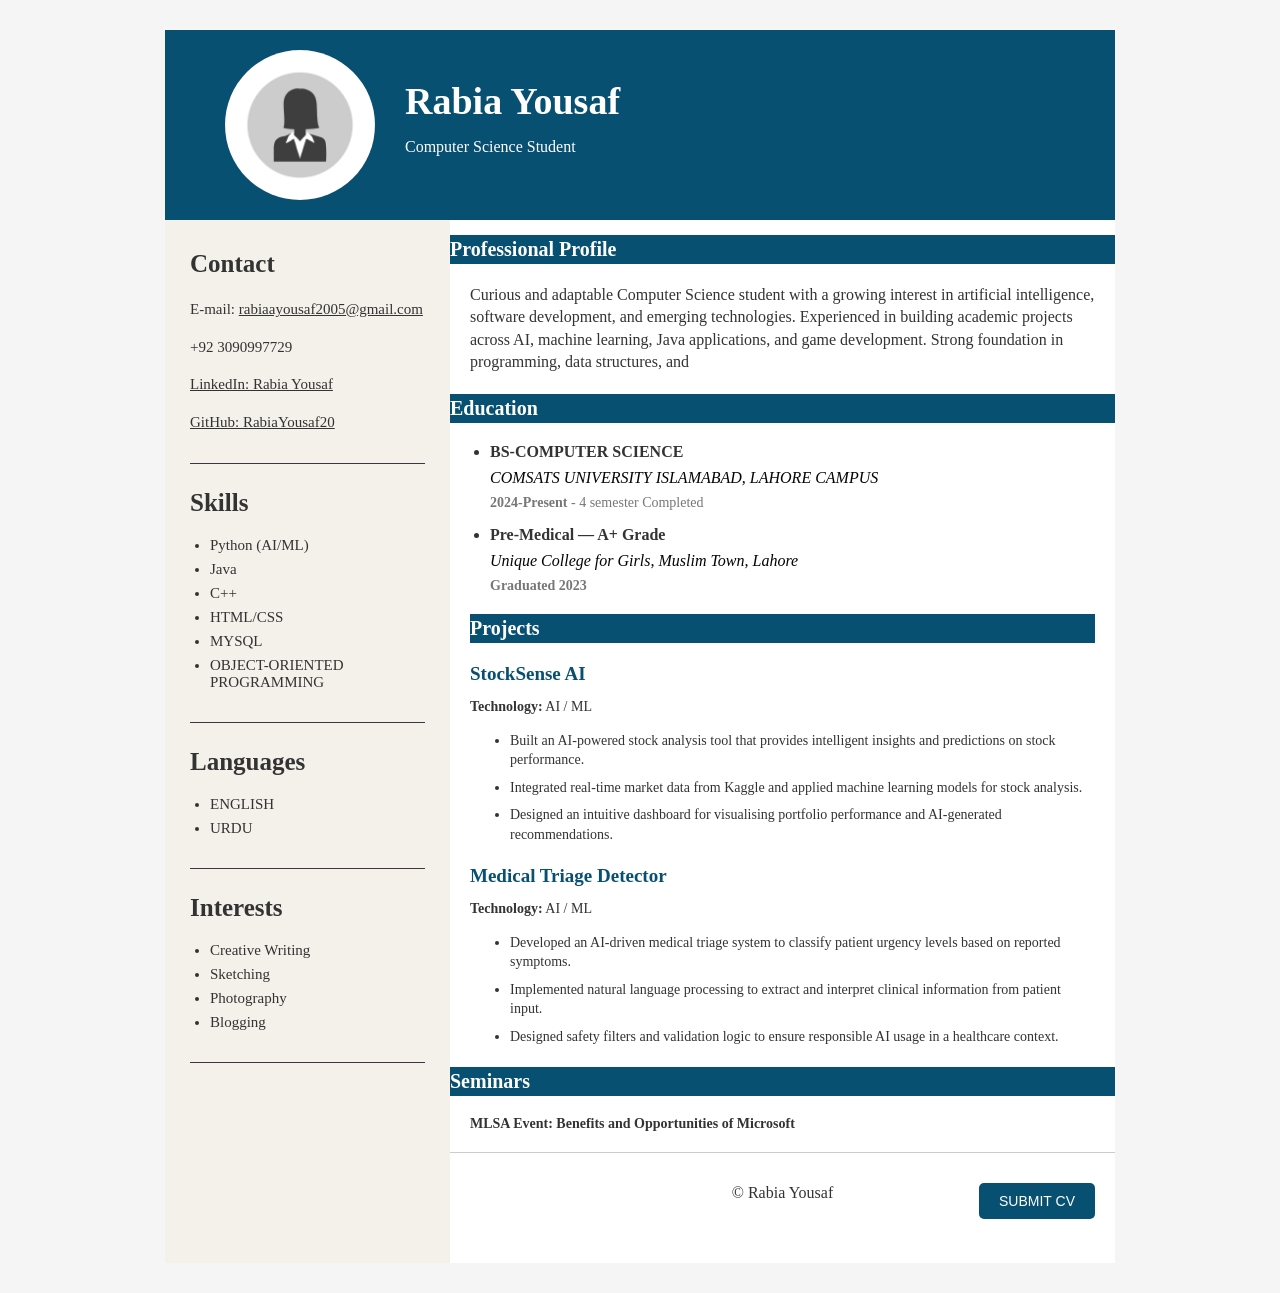
<file: ASSIGNMENT/ASSIGNMENT 1/index.html>
<!doctype html>
<html lang="en">
  <head>
    <meta charset="UTF-8" />
    <meta name="viewport" content="width=device-width, initial-scale=1.0" />

    <title>Rabia Yousaf - CV</title>

    <link rel="stylesheet" href="style.css" />
  </head>

  <body>
    <div class="cv-container">
      <header class="header">
        <div class="profile-circle">
          <img src="assets/placeholder1.jpg" alt="Student" />
        </div>

        <div class="header-info">
          <h1>Rabia Yousaf</h1>
          <p>Computer Science Student</p>
        </div>
      </header>

      <main class="cv-body">
        <aside class="side-bar">
          <section class="sidebar-section">
            <h2>Contact</h2>

            <p>
              E-mail:
              <a href="mailto:rabiaayousaf2005@gmail.com">
                rabiaayousaf2005@gmail.com
              </a>
            </p>

            <p>+92 3090997729</p>

            <p>
              <a href="https://www.linkedin.com/in/rabia-yousaf-bb24153a4/">
                LinkedIn: Rabia Yousaf
              </a>
            </p>

            <p>
              <a href="https://github.com/RabiaYousaf20">
                GitHub: RabiaYousaf20
              </a>
            </p>
          </section>

          <section class="sidebar-section">
            <h2>Skills</h2>

            <ul>
              <li>Python (AI/ML)</li>
              <li>Java</li>
              <li>C++</li>
              <li>HTML/CSS</li>
              <li>MYSQL</li>
              <li>OBJECT-ORIENTED PROGRAMMING</li>
            </ul>
          </section>

          <section class="sidebar-section">
            <h2>Languages</h2>

            <ul>
              <li>ENGLISH</li>
              <li>URDU</li>
            </ul>
          </section>

          <section class="sidebar-section">
            <h2>Interests</h2>

            <ul>
              <li>Creative Writing</li>
              <li>Sketching</li>
              <li>Photography</li>
              <li>Blogging</li>
            </ul>
          </section>
        </aside>

        <div class="main-content">
          <section class="Profile">
            <h2 class="section-title">Professional Profile</h2>

            <p>
              Curious and adaptable Computer Science student with a growing
              interest in artificial intelligence, software development, and
              emerging technologies. Experienced in building academic projects
              across AI, machine learning, Java applications, and game
              development. Strong foundation in programming, data structures,
              and
            </p>
          </section>

          <section class="Education">
            <h2 class="section-title">Education</h2>

            <ul>
              <li>
                <article>
                  <p>
                    <strong>BS-COMPUTER SCIENCE</strong>
                  </p>

                  <p class="uni">COMSATS UNIVERSITY ISLAMABAD, LAHORE CAMPUS</p>

                  <p class="tenure">
                    <strong>2024-Present</strong>
                    - 4 semester Completed
                  </p>
                </article>
              </li>

              <li>
                <article>
                  <p>
                    <strong>Pre-Medical — A+ Grade</strong>
                  </p>

                  <p class="uni">
                    Unique College for Girls, Muslim Town, Lahore
                  </p>

                  <p class="tenure">
                    <strong>Graduated 2023</strong>
                  </p>
                </article>
              </li>
            </ul>
          </section>

          <section class="projects">
            <article class="project">
              <h2 class="section-title">Projects</h2>

              <h3>StockSense AI</h3>

              <p><strong>Technology:</strong> AI / ML</p>

              <ul>
                <li>
                  Built an AI-powered stock analysis tool that provides
                  intelligent insights and predictions on stock performance.
                </li>

                <li>
                  Integrated real-time market data from Kaggle and applied
                  machine learning models for stock analysis.
                </li>

                <li>
                  Designed an intuitive dashboard for visualising portfolio
                  performance and AI-generated recommendations.
                </li>
              </ul>
            </article>

            <article class="project">
              <h3>Medical Triage Detector</h3>

              <p><strong>Technology:</strong> AI / ML</p>

              <ul>
                <li>
                  Developed an AI-driven medical triage system to classify
                  patient urgency levels based on reported symptoms.
                </li>

                <li>
                  Implemented natural language processing to extract and
                  interpret clinical information from patient input.
                </li>

                <li>
                  Designed safety filters and validation logic to ensure
                  responsible AI usage in a healthcare context.
                </li>
              </ul>
            </article>
          </section>

          <section class="seminars">
            <h2 class="section-title">Seminars</h2>

            <p>
              <strong>
                MLSA Event: Benefits and Opportunities of Microsoft
              </strong>
            </p>
          </section>

          <footer>
            <p>&copy; Rabia Yousaf</p>

            <button class="btn">SUBMIT CV</button>
          </footer>
        </div>
      </main>
    </div>
  </body>
</html>
</file>
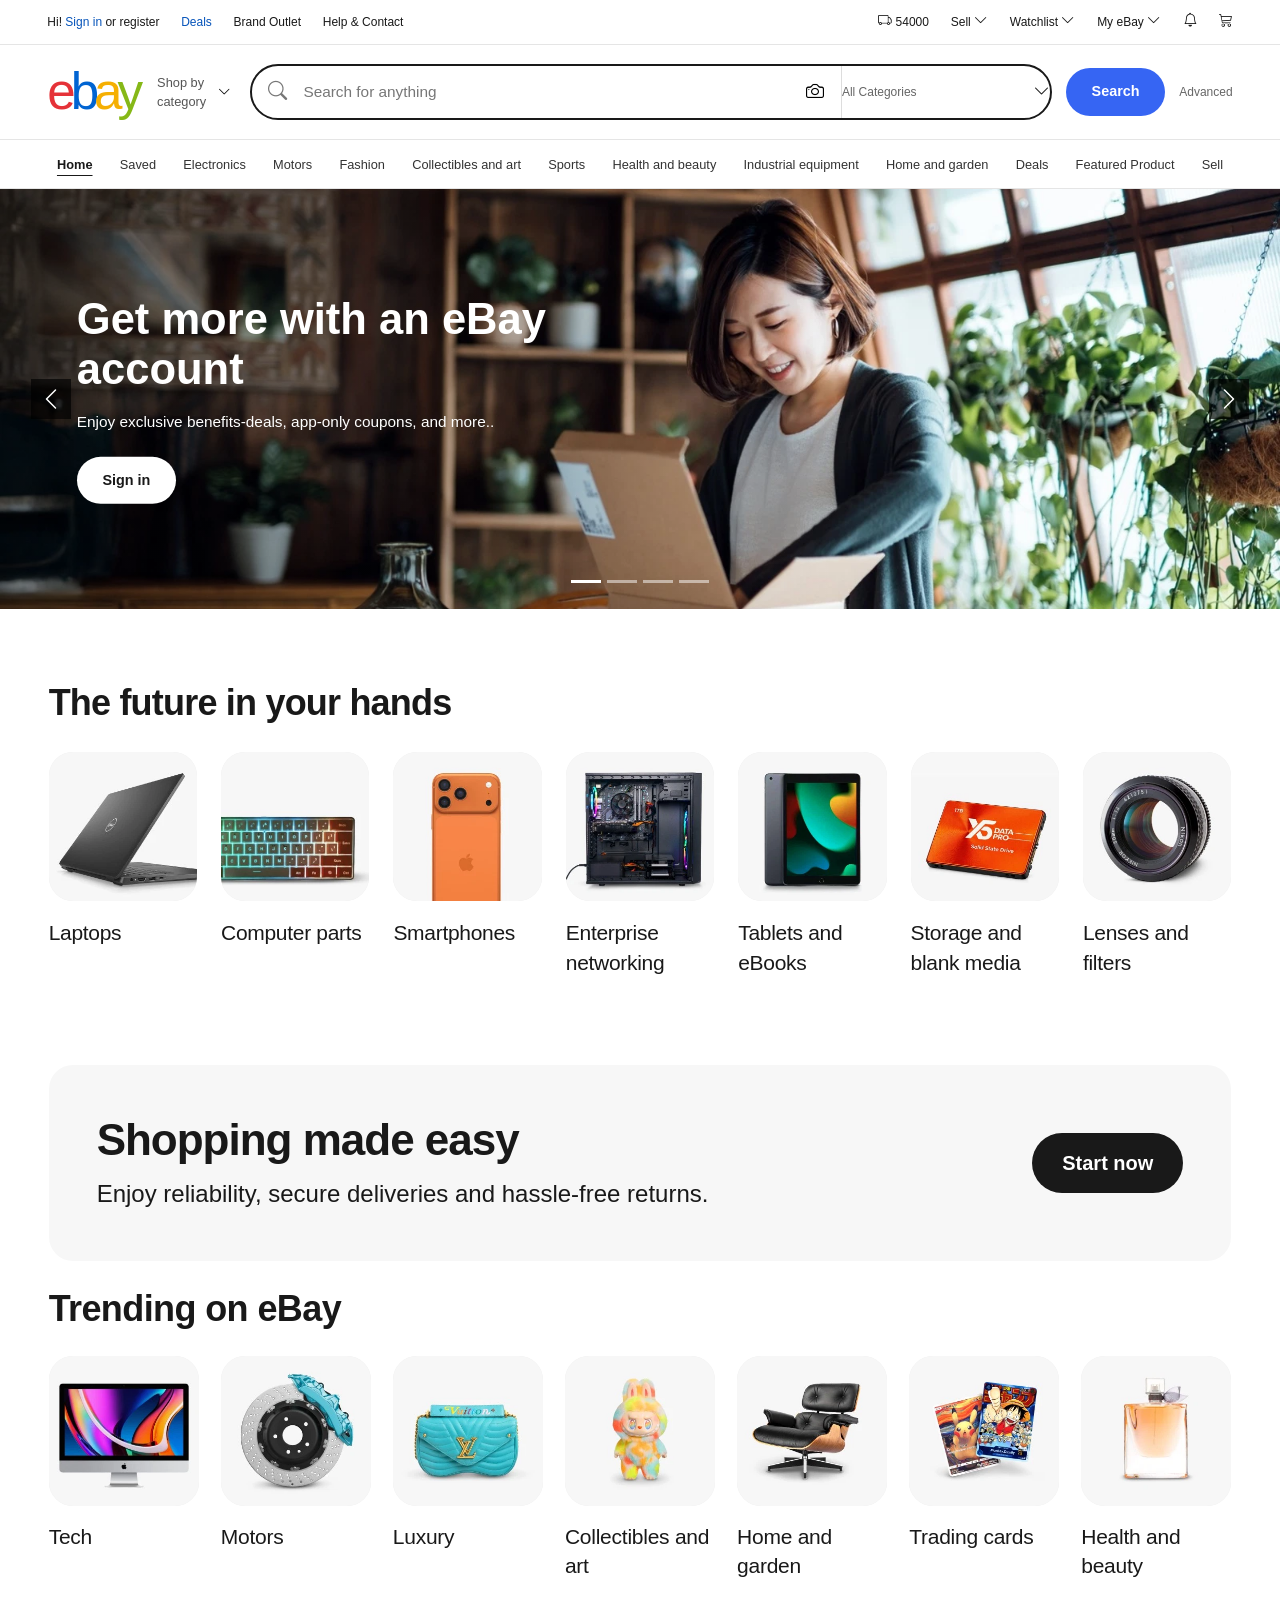
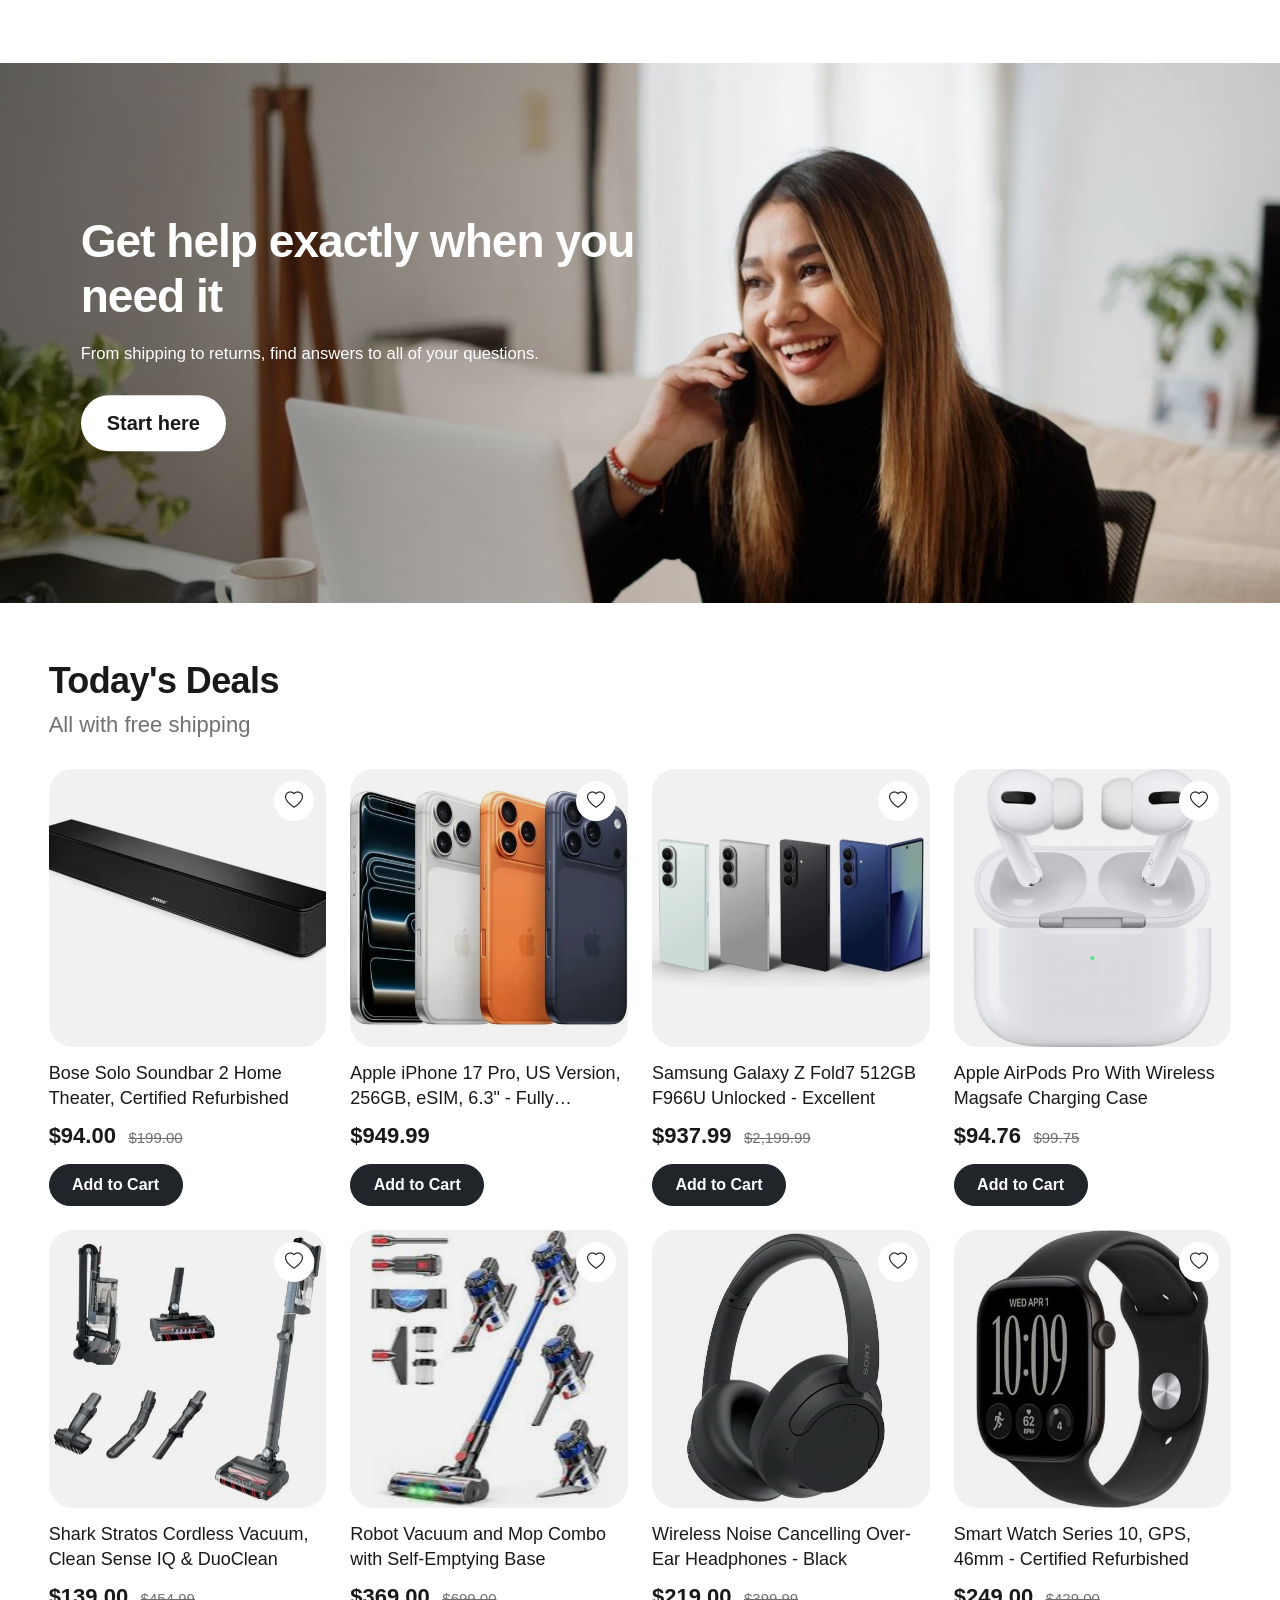
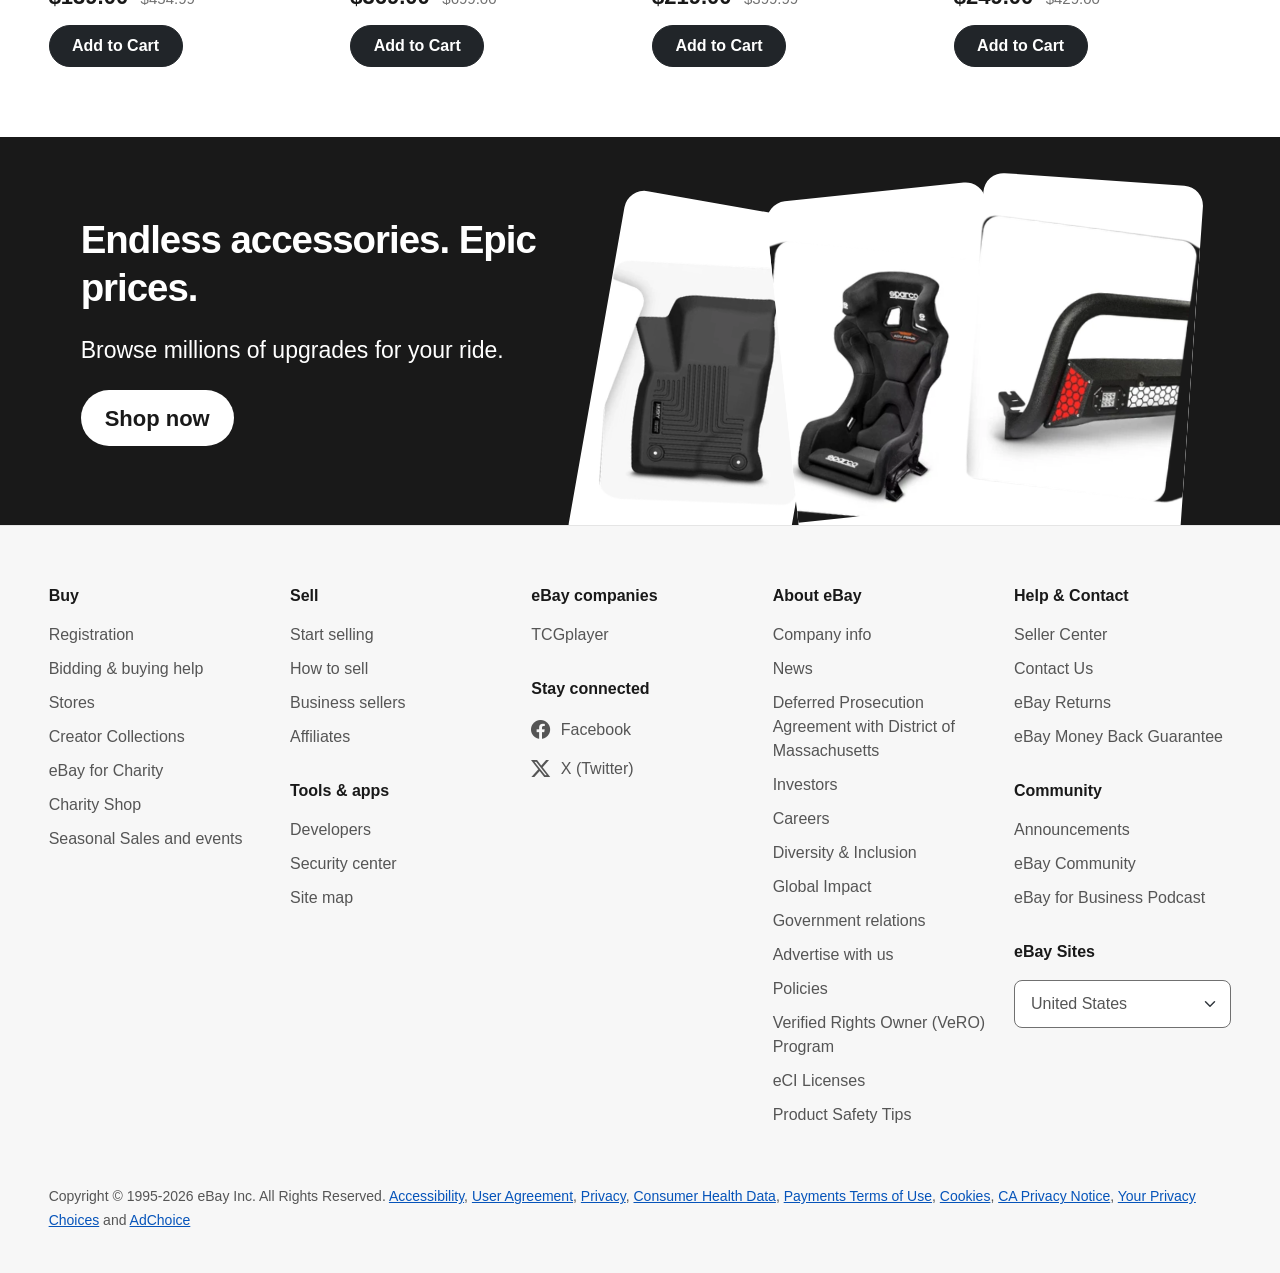
<file: ASSIGNMENT/ASSIGNMENT 2/index.html>
<!doctype html>
<html lang="en">

<head>
  <meta charset="UTF-8" />

  <!-- Makes the page fit phone screens properly -->
  <meta name="viewport" content="width=device-width, initial-scale=1.0" />

  <!-- Text shown on the browser tab -->
  <title>eBay Header Design</title>

  <!-- Bootstrap: ready-made styles for the grid, navbar, carousel and buttons -->
  <link href="https://cdn.jsdelivr.net/npm/bootstrap@5.3.3/dist/css/bootstrap.min.css" rel="stylesheet" />

  <!-- Bootstrap Icons: the small icons (cart, bell, heart, etc.) -->
  <link rel="stylesheet" href="https://cdn.jsdelivr.net/npm/bootstrap-icons@1.11.3/font/bootstrap-icons.min.css" />

  <!-- Our own styles (all the custom design lives in this file) -->
  <link rel="stylesheet" href="style.css" />
</head>

<body>

  <!-- ===============================
       1. TOP BAR (sign in, deals, cart)
  ================================ -->
  <div class="top-bar">

    <!-- Left side links -->
    <div class="top-left">
      <span>Hi! <a href="#">Sign in</a> or <a href="#">register</a></span>
      <a href="index.html#deals">Deals</a>
      <a href="#">Brand Outlet</a>
      <a href="#">Help &amp; Contact</a>
    </div>

    <!-- Right side links and icons -->
    <div class="top-right">
      <span><i class="bi bi-truck"></i> 54000</span>
      <a href="#">Sell <i class="bi bi-chevron-down"></i></a>
      <a href="#">Watchlist <i class="bi bi-chevron-down"></i></a>
      <a href="#">My eBay <i class="bi bi-chevron-down"></i></a>
      <a href="#" aria-label="Notifications"><i class="bi bi-bell"></i></a>
      <a href="#" aria-label="Shopping cart"><i class="bi bi-cart3"></i></a>
    </div>
  </div>


  <!-- ===============================
       2. MAIN HEADER (logo + search)
  ================================ -->
  <div class="main-header">

    <!-- Logo: each letter has its own colour class -->
    <a href="index.html" class="ebay-logo" aria-label="eBay home">
      <span class="red">e</span><span class="blue">b</span><span class="yellow">a</span><span class="green">y</span>
    </a>

    <!-- "Shop by category" button -->
    <button class="category-button">
      <span>Shop by<br />category</span>
      <i class="bi bi-chevron-down"></i>
    </button>

    <!-- Search form -->
    <form class="search-area" action="#">

      <!-- The rounded search box (icon, text field, camera, dropdown) -->
      <div class="search-box">
        <i class="bi bi-search search-icon"></i>

        <input type="search" placeholder="Search for anything" aria-label="Search for anything" />

        <button type="button" class="camera-button" aria-label="Search by image">
          <i class="bi bi-camera"></i>
        </button>

        <select aria-label="Select category">
          <option>All Categories</option>
          <option>Electronics</option>
          <option>Fashion</option>
          <option>Home and Garden</option>
          <option>Sports</option>
        </select>

        <i class="bi bi-chevron-down select-arrow"></i>
      </div>

      <!-- Blue search button and the "Advanced" link -->
      <button type="submit" class="search-button">Search</button>
      <a href="#" class="advanced-link">Advanced</a>
    </form>
  </div>


  <!-- ===============================
       3. NAVIGATION BAR
       Full row on big screens, hamburger menu on tablets and phones
  ================================ -->
  <nav class="navbar navbar-expand-xl main-navbar" aria-label="Main navigation">
    <div class="container-fluid">

      <!-- The word "Menu" (only shown on small screens) -->
      <span class="navbar-text d-xl-none fw-bold">Menu</span>

      <!-- Hamburger button (only shown on small screens) -->
      <button class="navbar-toggler" type="button" data-bs-toggle="collapse"
        data-bs-target="#mainNavMenu" aria-controls="mainNavMenu"
        aria-expanded="false" aria-label="Toggle navigation">
        <span class="navbar-toggler-icon"></span>
      </button>

      <!-- The links. They hide inside the hamburger on small screens -->
      <div class="collapse navbar-collapse" id="mainNavMenu">
        <ul class="navbar-nav w-100 justify-content-xl-between">
          <!-- "active" underlines the page we are currently on -->
          <li class="nav-item"><a class="nav-link active" aria-current="page" href="index.html">Home</a></li>
          <li class="nav-item"><a class="nav-link" href="#">Saved</a></li>
          <li class="nav-item"><a class="nav-link" href="#">Electronics</a></li>
          <li class="nav-item"><a class="nav-link" href="#">Motors</a></li>
          <li class="nav-item"><a class="nav-link" href="#">Fashion</a></li>
          <li class="nav-item"><a class="nav-link" href="#">Collectibles and art</a></li>
          <li class="nav-item"><a class="nav-link" href="#">Sports</a></li>
          <li class="nav-item"><a class="nav-link" href="#">Health and beauty</a></li>
          <li class="nav-item"><a class="nav-link" href="#">Industrial equipment</a></li>
          <li class="nav-item"><a class="nav-link" href="#">Home and garden</a></li>
          <li class="nav-item"><a class="nav-link" href="index.html#deals">Deals</a></li>
          <li class="nav-item"><a class="nav-link" href="product.html">Featured Product</a></li>
          <li class="nav-item"><a class="nav-link" href="#">Sell</a></li>
        </ul>
      </div>
    </div>
  </nav>


  <!-- ===============================
       4. IMAGE SLIDER (carousel)
       Changes slide automatically every 3 seconds
  ================================ -->
  <section class="hero-slider">
    <div id="ebayCarousel" class="carousel slide" data-bs-ride="carousel" data-bs-interval="3000">

      <!-- The little dots at the bottom (one per slide) -->
      <div class="carousel-indicators">
        <button type="button" data-bs-target="#ebayCarousel" data-bs-slide-to="0" class="active" aria-current="true" aria-label="Slide 1"></button>
        <button type="button" data-bs-target="#ebayCarousel" data-bs-slide-to="1" aria-label="Slide 2"></button>
        <button type="button" data-bs-target="#ebayCarousel" data-bs-slide-to="2" aria-label="Slide 3"></button>
        <button type="button" data-bs-target="#ebayCarousel" data-bs-slide-to="3" aria-label="Slide 4"></button>
      </div>

      <!-- The slides -->
      <div class="carousel-inner">

        <!-- Slide 1 (the one with class "active" is shown first) -->
        <div class="carousel-item active">
          <div class="slide">
            <img src="assets/img1.webp" class="d-block w-100" alt="Featured shopping deals" />
            <!-- Dark layer so the white text is easy to read -->
            <div class="overlay"></div>
            <!-- Text and button on top of the image -->
            <div class="slide-content light-text">
              <h2>Get more with an eBay account</h2>
              <p>Enjoy exclusive benefits-deals, app-only coupons, and more..</p>
              <a href="#" class="slide-btn btn-white-pill">Sign in</a>
            </div>
          </div>
        </div>

        <!-- Slide 2 -->
        <div class="carousel-item">
          <div class="slide">
            <img src="assets/img2.webp" class="d-block w-100" alt="Featured shopping deals" />
            <div class="overlay"></div>
            <div class="slide-content light-text">
              <h2>10% off used parts and more</h2>
              <p>Score savings on select used gear for your ride.</p>
              <a href="#" class="slide-btn btn-white-pill">Get the coupon</a>
            </div>
          </div>
        </div>

        <!-- Slide 3 -->
        <div class="carousel-item">
          <div class="slide">
            <img src="assets/img3.webp" class="d-block w-100" alt="Featured shopping deals" />
            <div class="overlay"></div>
            <div class="slide-content light-text">
              <h2>10% off used parts and more</h2>
              <p>Score savings on select used gear for your ride.</p>
              <a href="#" class="slide-btn btn-white-pill">Get the coupon</a>
            </div>
          </div>
        </div>

        <!-- Slide 4 -->
        <div class="carousel-item">
          <div class="slide">
            <img src="assets/img5.webp" class="d-block w-100" alt="Featured shopping deals" />
            <div class="overlay"></div>
            <div class="slide-content light-text">
              <h2>There's a deal for you, too</h2>
              <p>Don't miss a chance to save on items you've been looking for.</p>
              <a href="#" class="slide-btn btn-white-pill">Explore now</a>
            </div>
          </div>
        </div>
      </div>

      <!-- Left arrow -->
      <button class="carousel-control-prev" type="button" data-bs-target="#ebayCarousel" data-bs-slide="prev">
        <span class="carousel-control-prev-icon" aria-hidden="true"></span>
        <span class="visually-hidden">Previous</span>
      </button>

      <!-- Right arrow -->
      <button class="carousel-control-next" type="button" data-bs-target="#ebayCarousel" data-bs-slide="next">
        <span class="carousel-control-next-icon" aria-hidden="true"></span>
        <span class="visually-hidden">Next</span>
      </button>
    </div>
  </section>


  <!-- ===============================
       5. "THE FUTURE IN YOUR HANDS" (7 category pictures)
       Each category = image box + name
  ================================ -->
  <section class="future-section">
    <h2 class="future-title">The future in your hands</h2>

    <div class="future-categories">

      <a href="#" class="future-category">
        <div class="future-image"><img src="assets/p1.webp" alt="Laptops"></div>
        <h3>Laptops</h3>
      </a>

      <a href="#" class="future-category">
        <div class="future-image"><img src="assets/p2.webp" alt="Computer parts"></div>
        <h3>Computer parts</h3>
      </a>

      <a href="#" class="future-category">
        <div class="future-image"><img src="assets/p3.webp" alt="Smartphones"></div>
        <h3>Smartphones</h3>
      </a>

      <a href="#" class="future-category">
        <div class="future-image"><img src="assets/p4.webp" alt="Enterprise networking"></div>
        <h3>Enterprise networking</h3>
      </a>

      <a href="#" class="future-category">
        <div class="future-image"><img src="assets/p5.webp" alt="Tablets and eBooks"></div>
        <h3>Tablets and eBooks</h3>
      </a>

      <a href="#" class="future-category">
        <div class="future-image"><img src="assets/p6.webp" alt="Storage and blank media"></div>
        <h3>Storage and blank media</h3>
      </a>

      <a href="#" class="future-category">
        <div class="future-image"><img src="assets/p7.webp" alt="Lenses and filters"></div>
        <h3>Lenses and filters</h3>
      </a>

    </div>
  </section>


  <!-- ===============================
       6. "SHOPPING MADE EASY" grey banner
  ================================ -->
  <section class="shopping-section">
    <div class="shopping-banner">

      <div class="shopping-text">
        <h2>Shopping made easy</h2>
        <p>Enjoy reliability, secure deliveries and hassle-free returns.</p>
      </div>

      <a href="#" class="shopping-button">Start now</a>
    </div>
  </section>


  <!-- ===============================
       7. "TRENDING ON EBAY" (7 category pictures)
  ================================ -->
  <section class="trending-section">
    <h2 class="trending-title">Trending on eBay</h2>

    <div class="trending-grid">

      <a href="#" class="trending-card">
        <div class="trending-image"><img src="assets/Tech.webp" alt="Tech"></div>
        <h3>Tech</h3>
      </a>

      <a href="#" class="trending-card">
        <div class="trending-image"><img src="assets/motors.webp" alt="Motors"></div>
        <h3>Motors</h3>
      </a>

      <a href="#" class="trending-card">
        <div class="trending-image"><img src="assets/luxuary.webp" alt="Luxury"></div>
        <h3>Luxury</h3>
      </a>

      <a href="#" class="trending-card">
        <div class="trending-image"><img src="assets/collectibles.webp" alt="Collectibles and art"></div>
        <h3>Collectibles and art</h3>
      </a>

      <a href="#" class="trending-card">
        <div class="trending-image"><img src="assets/home.webp" alt="Home and garden"></div>
        <h3>Home and garden</h3>
      </a>

      <a href="#" class="trending-card">
        <div class="trending-image"><img src="assets/cards.webp" alt="Trading cards"></div>
        <h3>Trading cards</h3>
      </a>

      <a href="#" class="trending-card">
        <div class="trending-image"><img src="assets/beauty.webp" alt="Health and beauty"></div>
        <h3>Health and beauty</h3>
      </a>

    </div>
  </section>


  <!-- ===============================
       8. "GET HELP" BANNER (photo with text on top)
  ================================ -->
  <section class="help-banner">

    <!-- Background photo -->
    <img src="assets/Banner.webp" class="help-banner-img"
      alt="Smiling woman talking on the phone in front of a laptop" />

    <!-- Dark layer so the white text stays readable -->
    <div class="help-banner-overlay"></div>

    <!-- Text on top of the photo -->
    <div class="help-banner-content">
      <h2>Get help exactly when you need it</h2>
      <p>From shipping to returns, find answers to all of your questions.</p>
      <a href="#" class="help-banner-button">Start here</a>
    </div>
  </section>


  <!-- ===============================
       9. TODAY'S DEALS
       Bootstrap grid: 2 columns on phones, 3 on tablets, 4 on desktop
       (id="deals" lets the "Deals" links jump to this section)
  ================================ -->
  <section class="deals-section" id="deals">
    <h2 class="deals-title">Today's Deals</h2>
    <p class="deals-subtitle">All with free shipping</p>

    <div class="row row-cols-2 row-cols-md-3 row-cols-lg-4 g-3 g-md-4">

      <!-- Deal 1 (every deal card has the same parts:
           image + heart button, name, price, Add to Cart button) -->
      <div class="col">
        <div class="deal-card">
          <div class="deal-image">
            <a href="product.html"><img src="assets/a/p1.webp" alt="Bose Solo Soundbar 2" /></a>
            <button class="deal-heart" type="button" aria-label="Add to watchlist"><i class="bi bi-heart"></i></button>
          </div>
          <h3 class="deal-name">
            <a href="product.html">Bose Solo Soundbar 2 Home Theater, Certified Refurbished</a>
          </h3>
          <p class="deal-price">
            <span class="deal-current">$94.00</span>
            <span class="deal-old">$199.00</span>
          </p>
          <button class="btn btn-dark rounded-pill deal-cart-btn" type="button">Add to Cart</button>
        </div>
      </div>

      <!-- Deal 2 (no old price, so no crossed-out number) -->
      <div class="col">
        <div class="deal-card">
          <div class="deal-image">
            <a href="product.html"><img src="assets/a/p2.webp" alt="Apple iPhone 17 Pro" /></a>
            <button class="deal-heart" type="button" aria-label="Add to watchlist"><i class="bi bi-heart"></i></button>
          </div>
          <h3 class="deal-name">
            <a href="product.html">Apple iPhone 17 Pro, US Version, 256GB, eSIM, 6.3" - Fully Unlocked</a>
          </h3>
          <p class="deal-price">
            <span class="deal-current">$949.99</span>
          </p>
          <button class="btn btn-dark rounded-pill deal-cart-btn" type="button">Add to Cart</button>
        </div>
      </div>

      <!-- Deal 3 -->
      <div class="col">
        <div class="deal-card">
          <div class="deal-image">
            <a href="product.html"><img src="assets/a/p3.webp" alt="Samsung Galaxy Z Fold7" /></a>
            <button class="deal-heart" type="button" aria-label="Add to watchlist"><i class="bi bi-heart"></i></button>
          </div>
          <h3 class="deal-name">
            <a href="product.html">Samsung Galaxy Z Fold7 512GB F966U Unlocked - Excellent</a>
          </h3>
          <p class="deal-price">
            <span class="deal-current">$937.99</span>
            <span class="deal-old">$2,199.99</span>
          </p>
          <button class="btn btn-dark rounded-pill deal-cart-btn" type="button">Add to Cart</button>
        </div>
      </div>

      <!-- Deal 4 -->
      <div class="col">
        <div class="deal-card">
          <div class="deal-image">
            <a href="product.html"><img src="assets/a/p4.webp" alt="Apple AirPods Pro" /></a>
            <button class="deal-heart" type="button" aria-label="Add to watchlist"><i class="bi bi-heart"></i></button>
          </div>
          <h3 class="deal-name">
            <a href="product.html">Apple AirPods Pro With Wireless Magsafe Charging Case</a>
          </h3>
          <p class="deal-price">
            <span class="deal-current">$94.76</span>
            <span class="deal-old">$99.75</span>
          </p>
          <button class="btn btn-dark rounded-pill deal-cart-btn" type="button">Add to Cart</button>
        </div>
      </div>

      <!-- Deal 5 -->
      <div class="col">
        <div class="deal-card">
          <div class="deal-image">
            <a href="product.html"><img src="assets/a/p5.webp" alt="Shark Stratos Cordless Vacuum" /></a>
            <button class="deal-heart" type="button" aria-label="Add to watchlist"><i class="bi bi-heart"></i></button>
          </div>
          <h3 class="deal-name">
            <a href="product.html">Shark Stratos Cordless Vacuum, Clean Sense IQ &amp; DuoClean</a>
          </h3>
          <p class="deal-price">
            <span class="deal-current">$139.00</span>
            <span class="deal-old">$454.99</span>
          </p>
          <button class="btn btn-dark rounded-pill deal-cart-btn" type="button">Add to Cart</button>
        </div>
      </div>

      <!-- Deal 6 -->
      <div class="col">
        <div class="deal-card">
          <div class="deal-image">
            <a href="product.html"><img src="assets/a/p6.jpg" alt="Robot Vacuum" /></a>
            <button class="deal-heart" type="button" aria-label="Add to watchlist"><i class="bi bi-heart"></i></button>
          </div>
          <h3 class="deal-name">
            <a href="product.html">Robot Vacuum and Mop Combo with Self-Emptying Base</a>
          </h3>
          <p class="deal-price">
            <span class="deal-current">$369.00</span>
            <span class="deal-old">$699.00</span>
          </p>
          <button class="btn btn-dark rounded-pill deal-cart-btn" type="button">Add to Cart</button>
        </div>
      </div>

      <!-- Deal 7 -->
      <div class="col">
        <div class="deal-card">
          <div class="deal-image">
            <a href="product.html"><img src="assets/a/p9.jpg" alt="Wireless Headphones" /></a>
            <button class="deal-heart" type="button" aria-label="Add to watchlist"><i class="bi bi-heart"></i></button>
          </div>
          <h3 class="deal-name">
            <a href="product.html">Wireless Noise Cancelling Over-Ear Headphones - Black</a>
          </h3>
          <p class="deal-price">
            <span class="deal-current">$219.00</span>
            <span class="deal-old">$399.99</span>
          </p>
          <button class="btn btn-dark rounded-pill deal-cart-btn" type="button">Add to Cart</button>
        </div>
      </div>

      <!-- Deal 8 -->
      <div class="col">
        <div class="deal-card">
          <div class="deal-image">
            <a href="product.html"><img src="assets/a/p8.jpg" alt="Smart Watch" /></a>
            <button class="deal-heart" type="button" aria-label="Add to watchlist"><i class="bi bi-heart"></i></button>
          </div>
          <h3 class="deal-name">
            <a href="product.html">Smart Watch Series 10, GPS, 46mm - Certified Refurbished</a>
          </h3>
          <p class="deal-price">
            <span class="deal-current">$249.00</span>
            <span class="deal-old">$429.00</span>
          </p>
          <button class="btn btn-dark rounded-pill deal-cart-btn" type="button">Add to Cart</button>
        </div>
      </div>

    </div>
  </section>


  <!-- ===============================
       10. CAR ACCESSORIES BANNER (just above the footer)
  ================================ -->
  <section class="auto-banner">

    <!-- Text on the left -->
    <div class="auto-banner-content">
      <h2>Endless accessories. Epic prices.</h2>
      <p>Browse millions of upgrades for your ride.</p>
      <a href="#" class="auto-shop-button">Shop now</a>
    </div>

    <!-- Three tilted product cards on the right -->
    <div class="auto-products">
      <div class="auto-product auto-product-one"><img src="assets/floor_mat.png" alt="Automotive accessory"></div>
      <div class="auto-product auto-product-two"><img src="assets/seat.png" alt="Car floor mats"></div>
      <div class="auto-product auto-product-three"><img src="assets/bull_bar.png" alt="Vehicle front accessories"></div>
    </div>
  </section>


  <!-- ===============================
       11. FOOTER
       Bootstrap grid: 1 column on phones, 2 on tablets, 5 on desktop
  ================================ -->
  <footer class="site-footer">

    <div class="row row-cols-1 row-cols-sm-2 row-cols-lg-5 g-4">

      <!-- Column 1: Buy -->
      <div class="col">
        <h3 class="footer-heading">Buy</h3>
        <ul class="footer-links">
          <li><a href="#">Registration</a></li>
          <li><a href="#">Bidding &amp; buying help</a></li>
          <li><a href="#">Stores</a></li>
          <li><a href="#">Creator Collections</a></li>
          <li><a href="#">eBay for Charity</a></li>
          <li><a href="#">Charity Shop</a></li>
          <li><a href="#">Seasonal Sales and events</a></li>
        </ul>
      </div>

      <!-- Column 2: Sell + Tools & apps -->
      <div class="col">
        <h3 class="footer-heading">Sell</h3>
        <ul class="footer-links">
          <li><a href="#">Start selling</a></li>
          <li><a href="#">How to sell</a></li>
          <li><a href="#">Business sellers</a></li>
          <li><a href="#">Affiliates</a></li>
        </ul>

        <h3 class="footer-heading footer-heading-spaced">Tools &amp; apps</h3>
        <ul class="footer-links">
          <li><a href="#">Developers</a></li>
          <li><a href="#">Security center</a></li>
          <li><a href="#">Site map</a></li>
        </ul>
      </div>

      <!-- Column 3: eBay companies + Stay connected -->
      <div class="col">
        <h3 class="footer-heading">eBay companies</h3>
        <ul class="footer-links">
          <li><a href="#">TCGplayer</a></li>
        </ul>

        <h3 class="footer-heading footer-heading-spaced">Stay connected</h3>
        <ul class="footer-links">
          <li><a href="#"><i class="bi bi-facebook footer-social-icon"></i> Facebook</a></li>
          <li><a href="#"><i class="bi bi-twitter-x footer-social-icon"></i> X (Twitter)</a></li>
        </ul>
      </div>

      <!-- Column 4: About eBay -->
      <div class="col">
        <h3 class="footer-heading">About eBay</h3>
        <ul class="footer-links">
          <li><a href="#">Company info</a></li>
          <li><a href="#">News</a></li>
          <li><a href="#">Deferred Prosecution Agreement with District of Massachusetts</a></li>
          <li><a href="#">Investors</a></li>
          <li><a href="#">Careers</a></li>
          <li><a href="#">Diversity &amp; Inclusion</a></li>
          <li><a href="#">Global Impact</a></li>
          <li><a href="#">Government relations</a></li>
          <li><a href="#">Advertise with us</a></li>
          <li><a href="#">Policies</a></li>
          <li><a href="#">Verified Rights Owner (VeRO) Program</a></li>
          <li><a href="#">eCI Licenses</a></li>
          <li><a href="#">Product Safety Tips</a></li>
        </ul>
      </div>

      <!-- Column 5: Help & Contact + Community + eBay Sites -->
      <div class="col">
        <h3 class="footer-heading">Help &amp; Contact</h3>
        <ul class="footer-links">
          <li><a href="#">Seller Center</a></li>
          <li><a href="#">Contact Us</a></li>
          <li><a href="#">eBay Returns</a></li>
          <li><a href="#">eBay Money Back Guarantee</a></li>
        </ul>

        <h3 class="footer-heading footer-heading-spaced">Community</h3>
        <ul class="footer-links">
          <li><a href="#">Announcements</a></li>
          <li><a href="#">eBay Community</a></li>
          <li><a href="#">eBay for Business Podcast</a></li>
        </ul>

        <h3 class="footer-heading footer-heading-spaced">eBay Sites</h3>
        <select class="form-select footer-country" aria-label="Choose your country">
          <option>United States</option>
          <option>United Kingdom</option>
          <option>Canada</option>
          <option>Australia</option>
          <option>Germany</option>
        </select>
      </div>

    </div>

    <!-- Copyright line at the very bottom -->
    <p class="footer-copyright">
      Copyright &copy; 1995-2026 eBay Inc. All Rights Reserved.
      <a href="#">Accessibility</a>,
      <a href="#">User Agreement</a>,
      <a href="#">Privacy</a>,
      <a href="#">Consumer Health Data</a>,
      <a href="#">Payments Terms of Use</a>,
      <a href="#">Cookies</a>,
      <a href="#">CA Privacy Notice</a>,
      <a href="#">Your Privacy Choices</a>
      and <a href="#">AdChoice</a>
    </p>
  </footer>

  <!-- Bootstrap JavaScript: makes the hamburger menu and carousel work -->
  <script src="https://cdn.jsdelivr.net/npm/bootstrap@5.3.3/dist/js/bootstrap.bundle.min.js"></script>
</body>
</html>
</file>
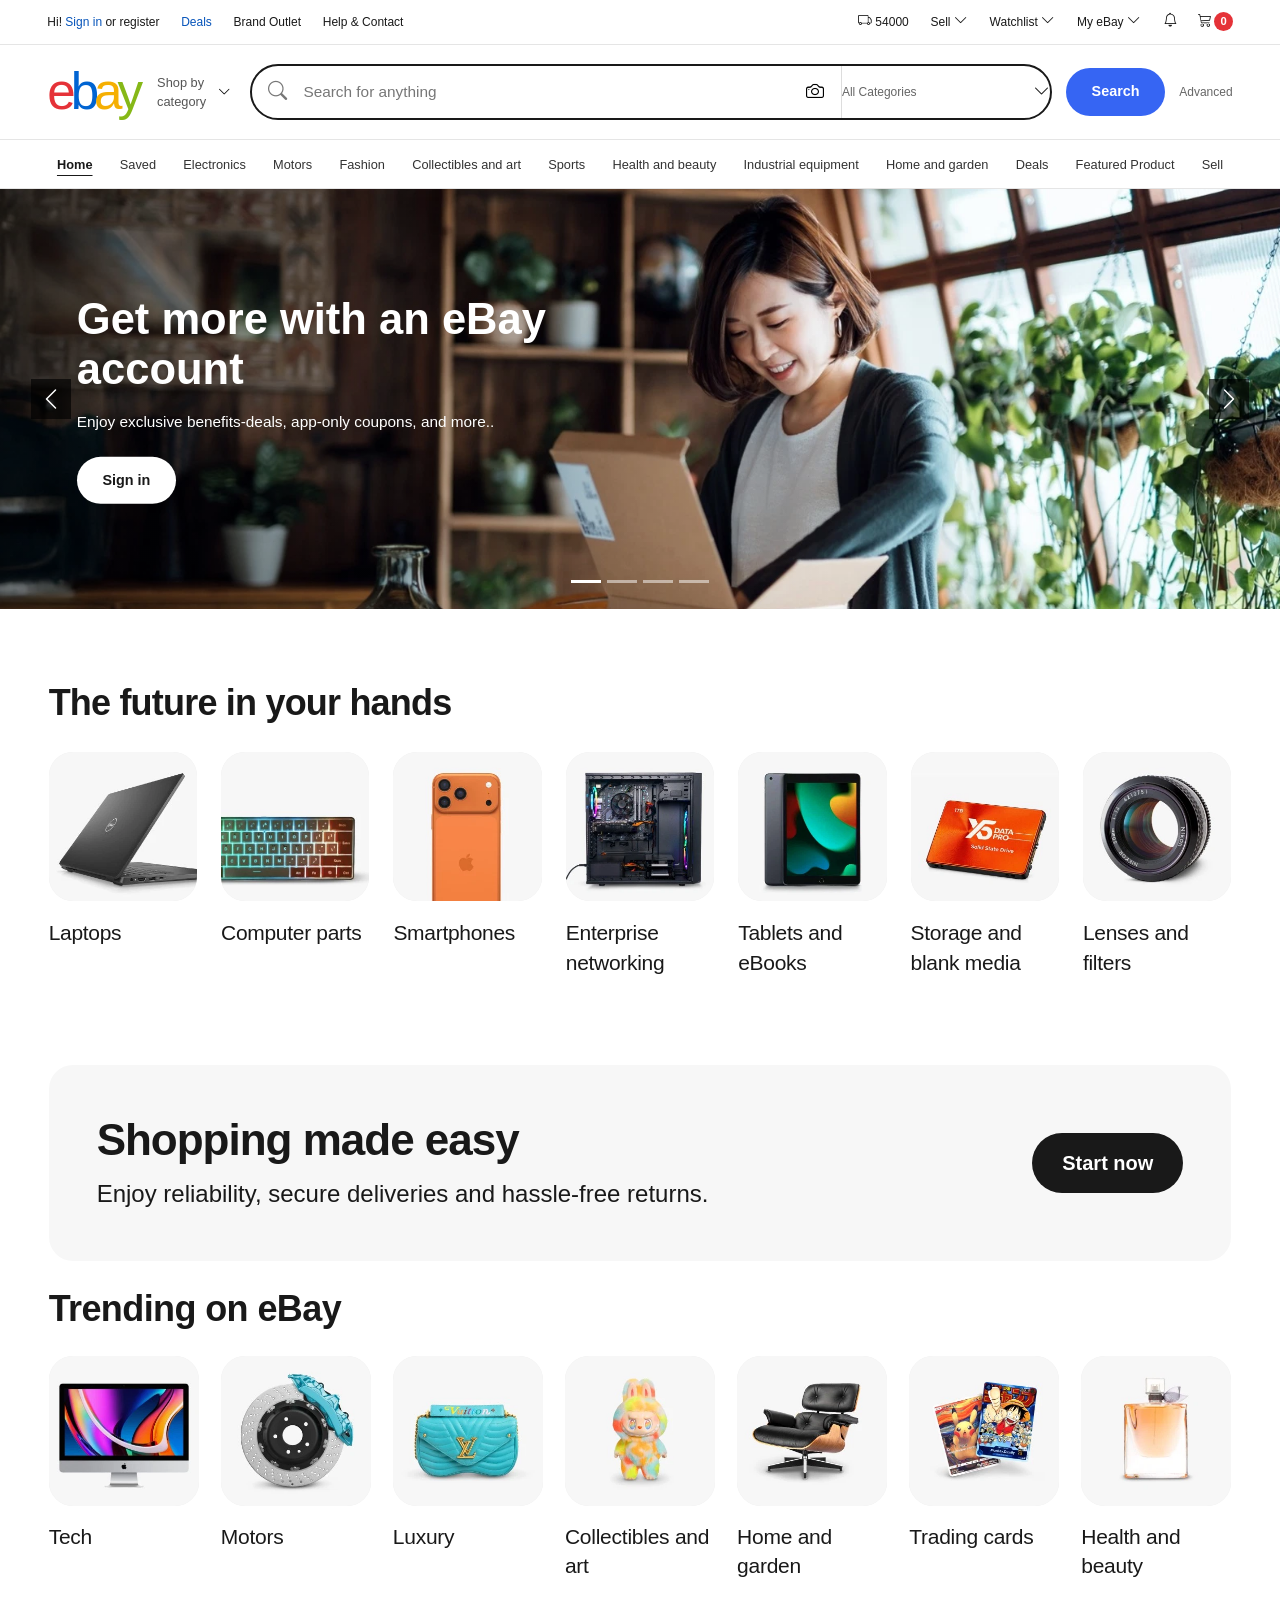
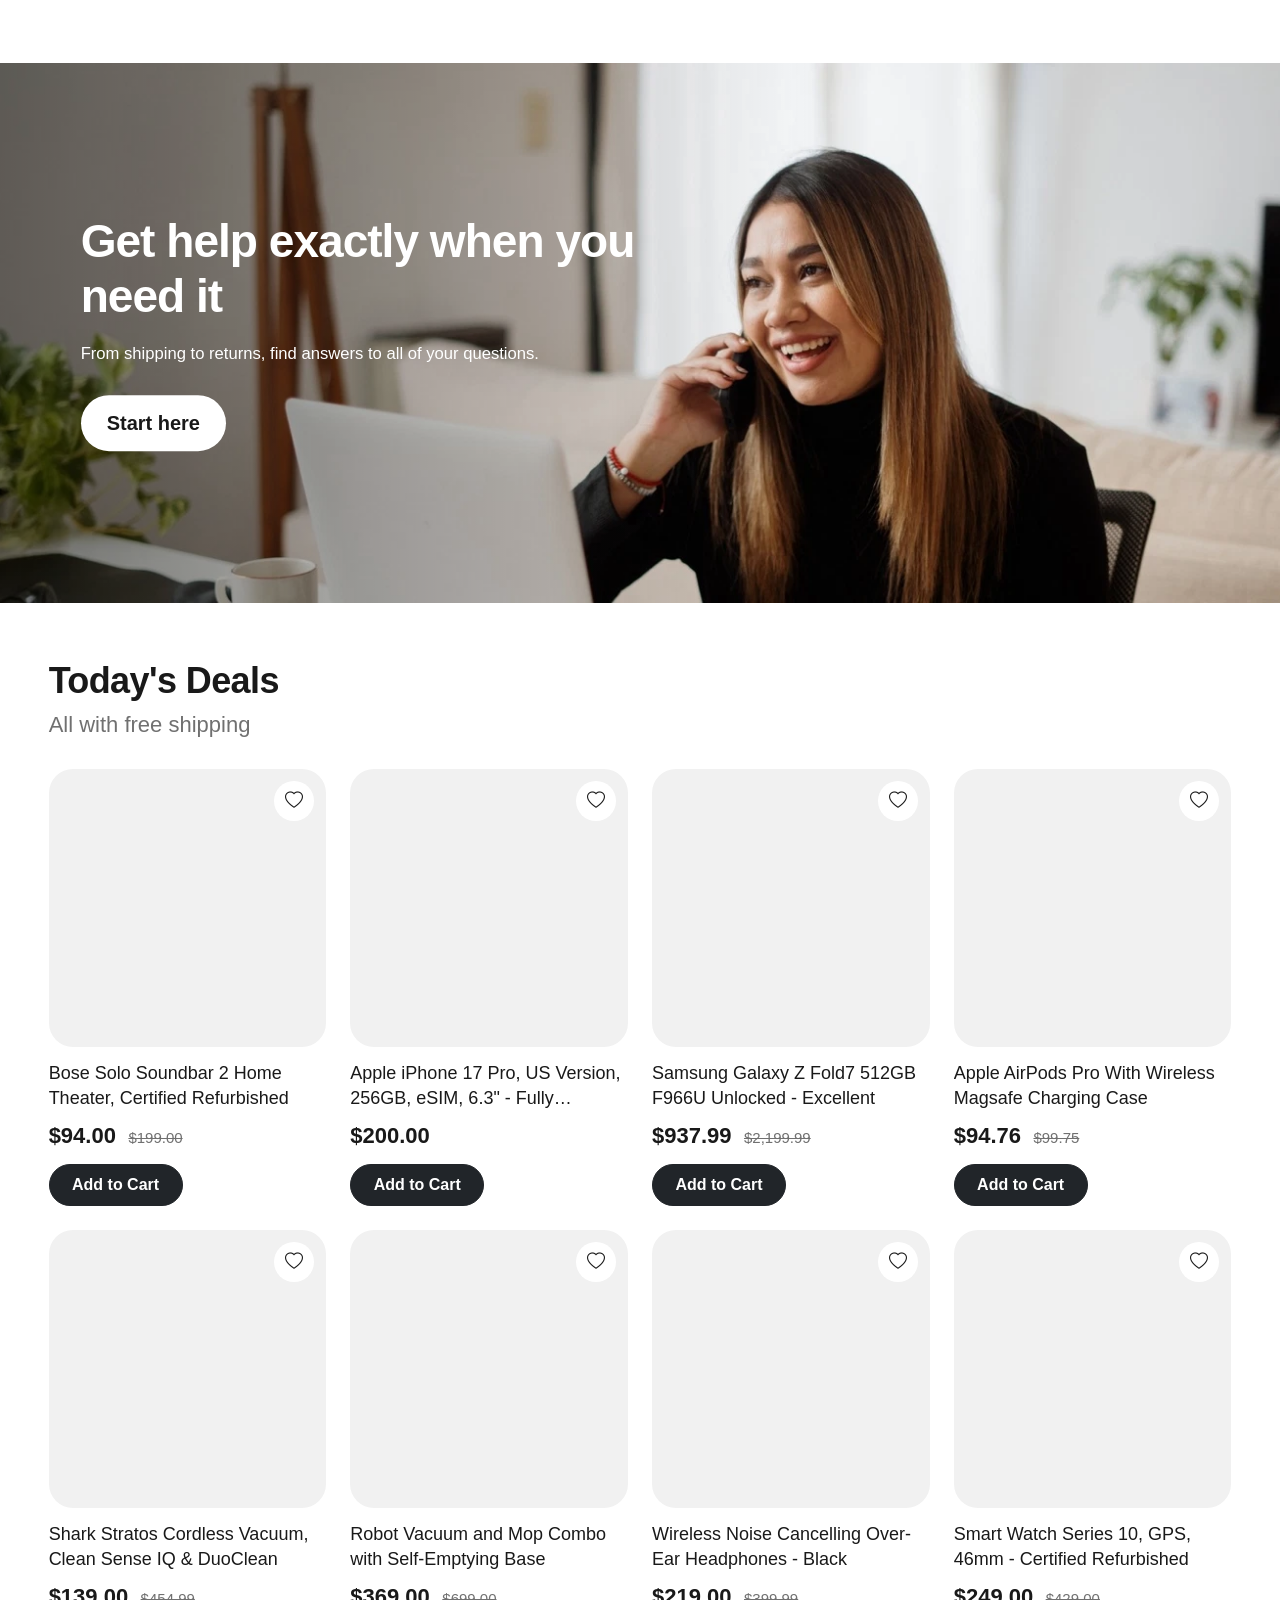
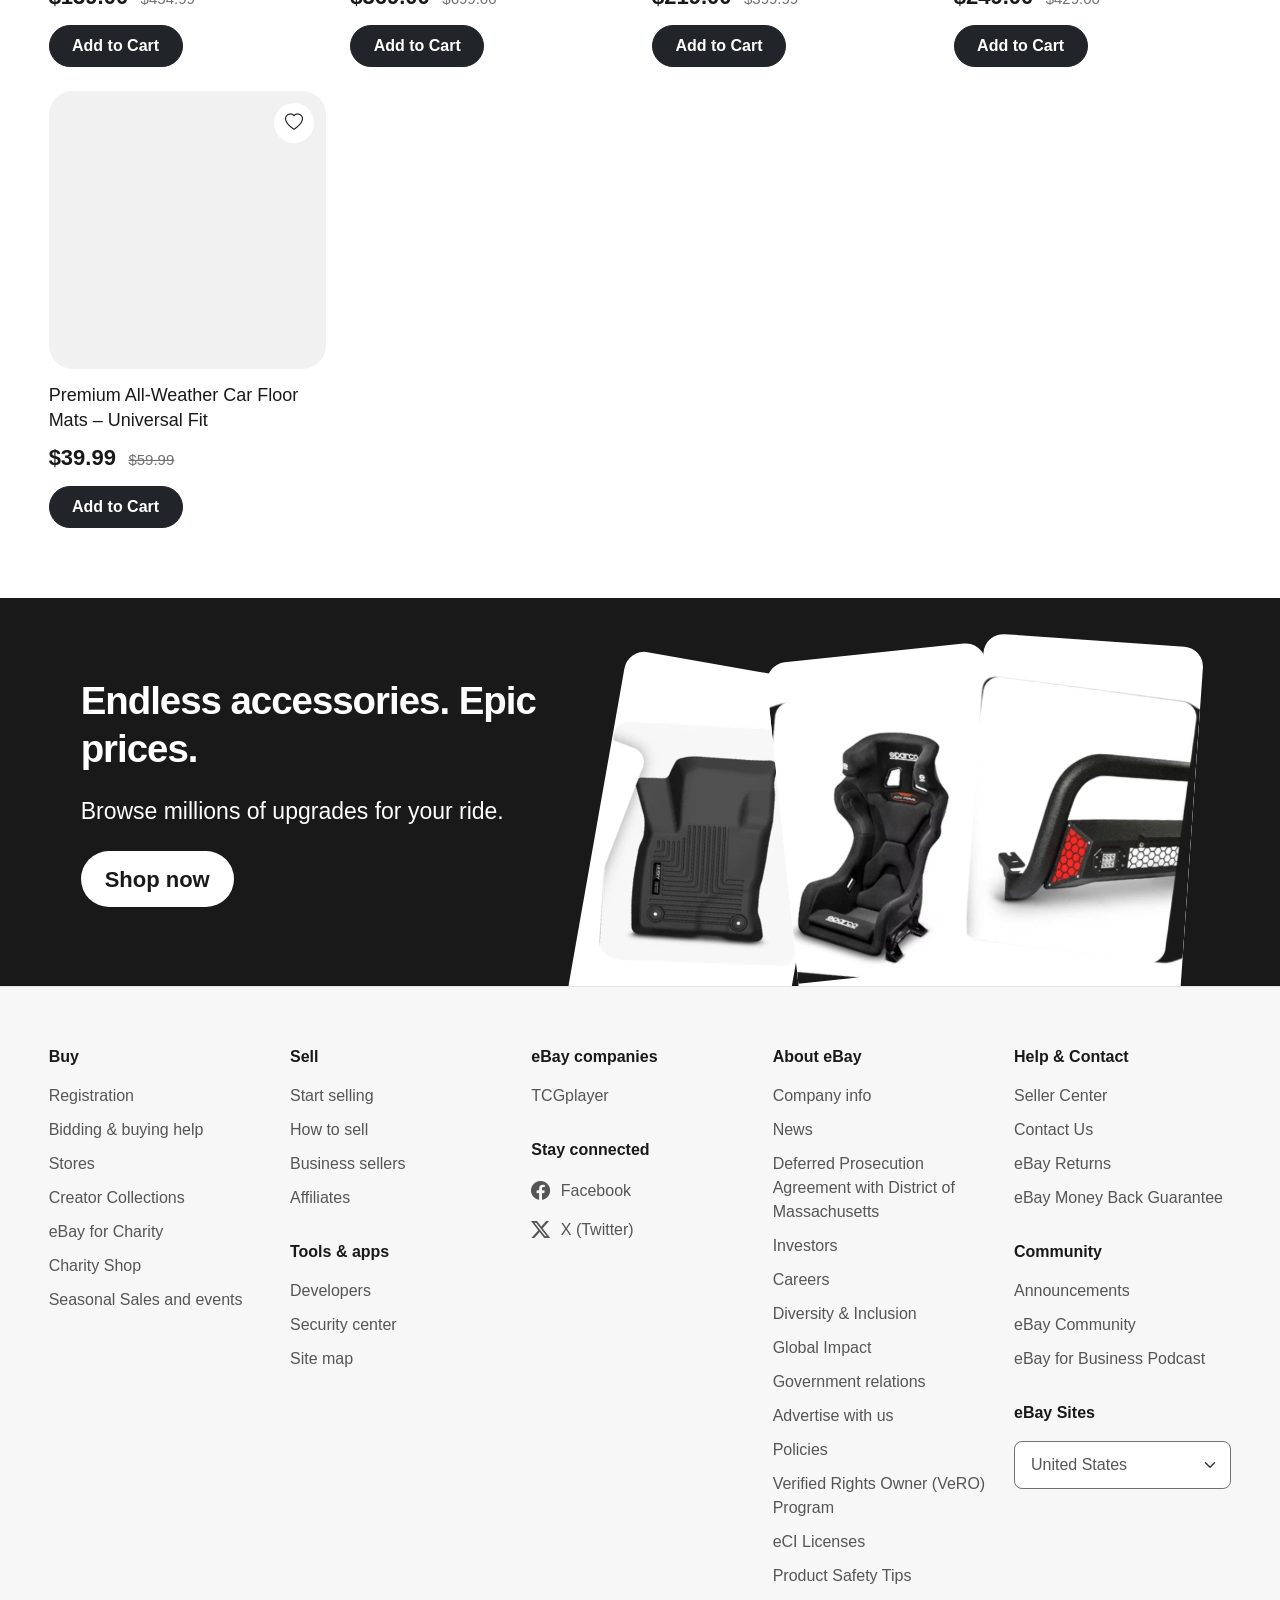
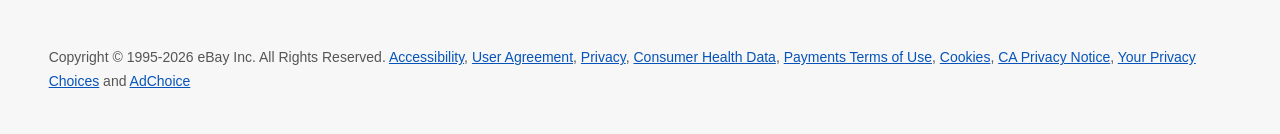
<file: ASSIGNMENT/ASSIGNMENT 3/index.html>
<!doctype html>
<html lang="en">

<head>
  <meta charset="UTF-8" />

  <!-- Makes the page fit phone screens properly -->
  <meta name="viewport" content="width=device-width, initial-scale=1.0" />

  <!-- Text shown on the browser tab -->
  <title>eBay Header Design</title>

  <!-- Bootstrap: ready-made styles for the grid, navbar, carousel and buttons -->
  <link href="https://cdn.jsdelivr.net/npm/bootstrap@5.3.3/dist/css/bootstrap.min.css" rel="stylesheet" />

  <!-- Bootstrap Icons: the small icons (cart, bell, heart, etc.) -->
  <link rel="stylesheet" href="https://cdn.jsdelivr.net/npm/bootstrap-icons@1.11.3/font/bootstrap-icons.min.css" />

  <!-- Our own styles (all the custom design lives in this file) -->
  <link rel="stylesheet" href="style.css" />
  <link rel="icon" href="data:," />
 
</head>
   
<body>

  <!-- ===============================
       1. TOP BAR (sign in, deals, cart)
  ================================ -->
  <div class="top-bar">

    <!-- Left side links -->
    <div class="top-left">
      <span>Hi! <a href="#">Sign in</a> or <a href="#">register</a></span>
      <a href="index.html#deals">Deals</a>
      <a href="#">Brand Outlet</a>
      <a href="#">Help &amp; Contact</a>
    </div>

    <!-- Right side links and icons -->
    <div class="top-right">
      <span><i class="bi bi-truck"></i> 54000</span>
      <a href="#">Sell <i class="bi bi-chevron-down"></i></a>
      <a href="#">Watchlist <i class="bi bi-chevron-down"></i></a>
      <a href="#">My eBay <i class="bi bi-chevron-down"></i></a>
      <a href="#" aria-label="Notifications"><i class="bi bi-bell"></i></a>
      <a href="cart.html" class="cart-link" aria-label="Shopping cart"><i class="bi bi-cart3"></i><span id="cart-count" class="cart-badge">0</span></a>
    </div>
  </div>


  <!-- ===============================
       2. MAIN HEADER (logo + search)
  ================================ -->
  <div class="main-header">

    <!-- Logo: each letter has its own colour class -->
    <a href="index.html" class="ebay-logo" aria-label="eBay home">
      <span class="red">e</span><span class="blue">b</span><span class="yellow">a</span><span class="green">y</span>
    </a>

    <!-- "Shop by category" button -->
    <button class="category-button">
      <span>Shop by<br />category</span>
      <i class="bi bi-chevron-down"></i>
    </button>

    <!-- Search form -->
    <form class="search-area" action="#">

      <!-- The rounded search box (icon, text field, camera, dropdown) -->
      <div class="search-box">
        <i class="bi bi-search search-icon"></i>

        <input type="search" placeholder="Search for anything" aria-label="Search for anything" />

        <button type="button" class="camera-button" aria-label="Search by image">
          <i class="bi bi-camera"></i>
        </button>

        <select aria-label="Select category">
          <option>All Categories</option>
          <option>Electronics</option>
          <option>Fashion</option>
          <option>Home and Garden</option>
          <option>Sports</option>
        </select>

        <i class="bi bi-chevron-down select-arrow"></i>
      </div>

      <!-- Blue search button and the "Advanced" link -->
      <button type="submit" class="search-button">Search</button>
      <a href="#" class="advanced-link">Advanced</a>
    </form>
  </div>


  <!-- ===============================
       3. NAVIGATION BAR
       Full row on big screens, hamburger menu on tablets and phones
  ================================ -->
  <nav class="navbar navbar-expand-xl main-navbar" aria-label="Main navigation">
    <div class="container-fluid">

      <!-- The word "Menu" (only shown on small screens) -->
      <span class="navbar-text d-xl-none fw-bold">Menu</span>

      <!-- Hamburger button (only shown on small screens) -->
      <button class="navbar-toggler" type="button" data-bs-toggle="collapse"
        data-bs-target="#mainNavMenu" aria-controls="mainNavMenu"
        aria-expanded="false" aria-label="Toggle navigation">
        <span class="navbar-toggler-icon"></span>
      </button>

      <!-- The links. They hide inside the hamburger on small screens -->
      <div class="collapse navbar-collapse" id="mainNavMenu">
        <ul class="navbar-nav w-100 justify-content-xl-between">
          <!-- "active" underlines the page we are currently on -->
          <li class="nav-item"><a class="nav-link active" aria-current="page" href="index.html">Home</a></li>
          <li class="nav-item"><a class="nav-link" href="#">Saved</a></li>
          <li class="nav-item"><a class="nav-link" href="#">Electronics</a></li>
          <li class="nav-item"><a class="nav-link" href="#">Motors</a></li>
          <li class="nav-item"><a class="nav-link" href="#">Fashion</a></li>
          <li class="nav-item"><a class="nav-link" href="#">Collectibles and art</a></li>
          <li class="nav-item"><a class="nav-link" href="#">Sports</a></li>
          <li class="nav-item"><a class="nav-link" href="#">Health and beauty</a></li>
          <li class="nav-item"><a class="nav-link" href="#">Industrial equipment</a></li>
          <li class="nav-item"><a class="nav-link" href="#">Home and garden</a></li>
          <li class="nav-item"><a class="nav-link" href="index.html#deals">Deals</a></li>
          <li class="nav-item"><a class="nav-link" href="product.html">Featured Product</a></li>
          <li class="nav-item"><a class="nav-link" href="#">Sell</a></li>
        </ul>
      </div>
    </div>
  </nav>


  <!-- ===============================
       4. IMAGE SLIDER (carousel)
       Changes slide automatically every 3 seconds
  ================================ -->
  <section class="hero-slider">
    <div id="ebayCarousel" class="carousel slide" data-bs-ride="carousel" data-bs-interval="3000">

      <!-- The little dots at the bottom (one per slide) -->
      <div class="carousel-indicators">
        <button type="button" data-bs-target="#ebayCarousel" data-bs-slide-to="0" class="active" aria-current="true" aria-label="Slide 1"></button>
        <button type="button" data-bs-target="#ebayCarousel" data-bs-slide-to="1" aria-label="Slide 2"></button>
        <button type="button" data-bs-target="#ebayCarousel" data-bs-slide-to="2" aria-label="Slide 3"></button>
        <button type="button" data-bs-target="#ebayCarousel" data-bs-slide-to="3" aria-label="Slide 4"></button>
      </div>

      <!-- The slides -->
      <div class="carousel-inner">

        <!-- Slide 1 (the one with class "active" is shown first) -->
        <div class="carousel-item active">
          <div class="slide">
            <img src="assets/img1.webp" class="d-block w-100" alt="Featured shopping deals" />
            <!-- Dark layer so the white text is easy to read -->
            <div class="overlay"></div>
            <!-- Text and button on top of the image -->
            <div class="slide-content light-text">
              <h2>Get more with an eBay account</h2>
              <p>Enjoy exclusive benefits-deals, app-only coupons, and more..</p>
              <a href="#" class="slide-btn btn-white-pill">Sign in</a>
            </div>
          </div>
        </div>

        <!-- Slide 2 -->
        <div class="carousel-item">
          <div class="slide">
            <img src="assets/img2.webp" class="d-block w-100" alt="Featured shopping deals" />
            <div class="overlay"></div>
            <div class="slide-content light-text">
              <h2>10% off used parts and more</h2>
              <p>Score savings on select used gear for your ride.</p>
              <a href="#" class="slide-btn btn-white-pill">Get the coupon</a>
            </div>
          </div>
        </div>

        <!-- Slide 3 -->
        <div class="carousel-item">
          <div class="slide">
            <img src="assets/img3.webp" class="d-block w-100" alt="Featured shopping deals" />
            <div class="overlay"></div>
            <div class="slide-content light-text">
              <h2>10% off used parts and more</h2>
              <p>Score savings on select used gear for your ride.</p>
              <a href="#" class="slide-btn btn-white-pill">Get the coupon</a>
            </div>
          </div>
        </div>

        <!-- Slide 4 -->
        <div class="carousel-item">
          <div class="slide">
            <img src="assets/img5.webp" class="d-block w-100" alt="Featured shopping deals" />
            <div class="overlay"></div>
            <div class="slide-content light-text">
              <h2>There's a deal for you, too</h2>
              <p>Don't miss a chance to save on items you've been looking for.</p>
              <a href="#" class="slide-btn btn-white-pill">Explore now</a>
            </div>
          </div>
        </div>
      </div>

      <!-- Left arrow -->
      <button class="carousel-control-prev" type="button" data-bs-target="#ebayCarousel" data-bs-slide="prev">
        <span class="carousel-control-prev-icon" aria-hidden="true"></span>
        <span class="visually-hidden">Previous</span>
      </button>

      <!-- Right arrow -->
      <button class="carousel-control-next" type="button" data-bs-target="#ebayCarousel" data-bs-slide="next">
        <span class="carousel-control-next-icon" aria-hidden="true"></span>
        <span class="visually-hidden">Next</span>
      </button>
    </div>
  </section>


  <!-- ===============================
       5. "THE FUTURE IN YOUR HANDS" (7 category pictures)
       Each category = image box + name
  ================================ -->
  <section class="future-section">
    <h2 class="future-title">The future in your hands</h2>

    <div class="future-categories">

      <a href="#" class="future-category">
        <div class="future-image"><img src="assets/p1.webp" alt="Laptops"></div>
        <h3>Laptops</h3>
      </a>

      <a href="#" class="future-category">
        <div class="future-image"><img src="assets/p2.webp" alt="Computer parts"></div>
        <h3>Computer parts</h3>
      </a>

      <a href="#" class="future-category">
        <div class="future-image"><img src="assets/p3.webp" alt="Smartphones"></div>
        <h3>Smartphones</h3>
      </a>

      <a href="#" class="future-category">
        <div class="future-image"><img src="assets/p4.webp" alt="Enterprise networking"></div>
        <h3>Enterprise networking</h3>
      </a>

      <a href="#" class="future-category">
        <div class="future-image"><img src="assets/p5.webp" alt="Tablets and eBooks"></div>
        <h3>Tablets and eBooks</h3>
      </a>

      <a href="#" class="future-category">
        <div class="future-image"><img src="assets/p6.webp" alt="Storage and blank media"></div>
        <h3>Storage and blank media</h3>
      </a>

      <a href="#" class="future-category">
        <div class="future-image"><img src="assets/p7.webp" alt="Lenses and filters"></div>
        <h3>Lenses and filters</h3>
      </a>

    </div>
  </section>


  <!-- ===============================
       6. "SHOPPING MADE EASY" grey banner
  ================================ -->
  <section class="shopping-section">
    <div class="shopping-banner">

      <div class="shopping-text">
        <h2>Shopping made easy</h2>
        <p>Enjoy reliability, secure deliveries and hassle-free returns.</p>
      </div>

      <a href="#" class="shopping-button">Start now</a>
    </div>
  </section>


  <!-- ===============================
       7. "TRENDING ON EBAY" (7 category pictures)
  ================================ -->
  <section class="trending-section">
    <h2 class="trending-title">Trending on eBay</h2>

    <div class="trending-grid">

      <a href="#" class="trending-card">
        <div class="trending-image"><img src="assets/Tech.webp" alt="Tech"></div>
        <h3>Tech</h3>
      </a>

      <a href="#" class="trending-card">
        <div class="trending-image"><img src="assets/motors.webp" alt="Motors"></div>
        <h3>Motors</h3>
      </a>

      <a href="#" class="trending-card">
        <div class="trending-image"><img src="assets/luxuary.webp" alt="Luxury"></div>
        <h3>Luxury</h3>
      </a>

      <a href="#" class="trending-card">
        <div class="trending-image"><img src="assets/collectibles.webp" alt="Collectibles and art"></div>
        <h3>Collectibles and art</h3>
      </a>

      <a href="#" class="trending-card">
        <div class="trending-image"><img src="assets/home.webp" alt="Home and garden"></div>
        <h3>Home and garden</h3>
      </a>

      <a href="#" class="trending-card">
        <div class="trending-image"><img src="assets/cards.webp" alt="Trading cards"></div>
        <h3>Trading cards</h3>
      </a>

      <a href="#" class="trending-card">
        <div class="trending-image"><img src="assets/beauty.webp" alt="Health and beauty"></div>
        <h3>Health and beauty</h3>
      </a>

    </div>
  </section>


  <!-- ===============================
       8. "GET HELP" BANNER (photo with text on top)
  ================================ -->
  <section class="help-banner">

    <!-- Background photo -->
    <img src="assets/Banner.webp" class="help-banner-img"
      alt="Smiling woman talking on the phone in front of a laptop" />

    <!-- Dark layer so the white text stays readable -->
    <div class="help-banner-overlay"></div>

    <!-- Text on top of the photo -->
    <div class="help-banner-content">
      <h2>Get help exactly when you need it</h2>
      <p>From shipping to returns, find answers to all of your questions.</p>
      <a href="#" class="help-banner-button">Start here</a>
    </div>
  </section>


  <!-- ===============================
       9. TODAY'S DEALS
       Bootstrap grid: 2 columns on phones, 3 on tablets, 4 on desktop
       (id="deals" lets the "Deals" links jump to this section)
  ================================ -->
  <section class="deals-section" id="deals">
    <h2 class="deals-title">Today's Deals</h2>
    <p class="deals-subtitle">All with free shipping</p>

    <div class="row row-cols-2 row-cols-md-3 row-cols-lg-4 g-3 g-md-4" id="deals-grid"></div>
  </section>


  <!-- ===============================
       10. CAR ACCESSORIES BANNER (just above the footer)
  ================================ -->
  <section class="auto-banner">

    <!-- Text on the left -->
    <div class="auto-banner-content">
      <h2>Endless accessories. Epic prices.</h2>
      <p>Browse millions of upgrades for your ride.</p>
      <a href="#" class="auto-shop-button">Shop now</a>
    </div>

    <!-- Three tilted product cards on the right -->
    <div class="auto-products">
      <div class="auto-product auto-product-one"><img src="assets/floor_mat.png" alt="Automotive accessory"></div>
      <div class="auto-product auto-product-two"><img src="assets/seat.png" alt="Car floor mats"></div>
      <div class="auto-product auto-product-three"><img src="assets/bull_bar.png" alt="Vehicle front accessories"></div>
    </div>
  </section>


  <!-- ===============================
       11. FOOTER
       Bootstrap grid: 1 column on phones, 2 on tablets, 5 on desktop
  ================================ -->
  <footer class="site-footer">

    <div class="row row-cols-1 row-cols-sm-2 row-cols-lg-5 g-4">

      <!-- Column 1: Buy -->
      <div class="col">
        <h3 class="footer-heading">Buy</h3>
        <ul class="footer-links">
          <li><a href="#">Registration</a></li>
          <li><a href="#">Bidding &amp; buying help</a></li>
          <li><a href="#">Stores</a></li>
          <li><a href="#">Creator Collections</a></li>
          <li><a href="#">eBay for Charity</a></li>
          <li><a href="#">Charity Shop</a></li>
          <li><a href="#">Seasonal Sales and events</a></li>
        </ul>
      </div>

      <!-- Column 2: Sell + Tools & apps -->
      <div class="col">
        <h3 class="footer-heading">Sell</h3>
        <ul class="footer-links">
          <li><a href="#">Start selling</a></li>
          <li><a href="#">How to sell</a></li>
          <li><a href="#">Business sellers</a></li>
          <li><a href="#">Affiliates</a></li>
        </ul>

        <h3 class="footer-heading footer-heading-spaced">Tools &amp; apps</h3>
        <ul class="footer-links">
          <li><a href="#">Developers</a></li>
          <li><a href="#">Security center</a></li>
          <li><a href="#">Site map</a></li>
        </ul>
      </div>

      <!-- Column 3: eBay companies + Stay connected -->
      <div class="col">
        <h3 class="footer-heading">eBay companies</h3>
        <ul class="footer-links">
          <li><a href="#">TCGplayer</a></li>
        </ul>

        <h3 class="footer-heading footer-heading-spaced">Stay connected</h3>
        <ul class="footer-links">
          <li><a href="#"><i class="bi bi-facebook footer-social-icon"></i> Facebook</a></li>
          <li><a href="#"><i class="bi bi-twitter-x footer-social-icon"></i> X (Twitter)</a></li>
        </ul>
      </div>

      <!-- Column 4: About eBay -->
      <div class="col">
        <h3 class="footer-heading">About eBay</h3>
        <ul class="footer-links">
          <li><a href="#">Company info</a></li>
          <li><a href="#">News</a></li>
          <li><a href="#">Deferred Prosecution Agreement with District of Massachusetts</a></li>
          <li><a href="#">Investors</a></li>
          <li><a href="#">Careers</a></li>
          <li><a href="#">Diversity &amp; Inclusion</a></li>
          <li><a href="#">Global Impact</a></li>
          <li><a href="#">Government relations</a></li>
          <li><a href="#">Advertise with us</a></li>
          <li><a href="#">Policies</a></li>
          <li><a href="#">Verified Rights Owner (VeRO) Program</a></li>
          <li><a href="#">eCI Licenses</a></li>
          <li><a href="#">Product Safety Tips</a></li>
        </ul>
      </div>

      <!-- Column 5: Help & Contact + Community + eBay Sites -->
      <div class="col">
        <h3 class="footer-heading">Help &amp; Contact</h3>
        <ul class="footer-links">
          <li><a href="#">Seller Center</a></li>
          <li><a href="#">Contact Us</a></li>
          <li><a href="#">eBay Returns</a></li>
          <li><a href="#">eBay Money Back Guarantee</a></li>
        </ul>

        <h3 class="footer-heading footer-heading-spaced">Community</h3>
        <ul class="footer-links">
          <li><a href="#">Announcements</a></li>
          <li><a href="#">eBay Community</a></li>
          <li><a href="#">eBay for Business Podcast</a></li>
        </ul>

        <h3 class="footer-heading footer-heading-spaced">eBay Sites</h3>
        <select class="form-select footer-country" aria-label="Choose your country">
          <option>United States</option>
          <option>United Kingdom</option>
          <option>Canada</option>
          <option>Australia</option>
          <option>Germany</option>
        </select>
      </div>

    </div>

    <!-- Copyright line at the very bottom -->
    <p class="footer-copyright">
      Copyright &copy; 1995-2026 eBay Inc. All Rights Reserved.
      <a href="#">Accessibility</a>,
      <a href="#">User Agreement</a>,
      <a href="#">Privacy</a>,
      <a href="#">Consumer Health Data</a>,
      <a href="#">Payments Terms of Use</a>,
      <a href="#">Cookies</a>,
      <a href="#">CA Privacy Notice</a>,
      <a href="#">Your Privacy Choices</a>
      and <a href="#">AdChoice</a>
    </p>
  </footer>

  <!-- Bootstrap JavaScript: makes the hamburger menu and carousel work -->
  <script src="https://cdn.jsdelivr.net/npm/bootstrap@5.3.3/dist/js/bootstrap.bundle.min.js"></script>

  <script src="cart.js"></script>
 <script src="main.js"></script>
</body>
</html>
</file>
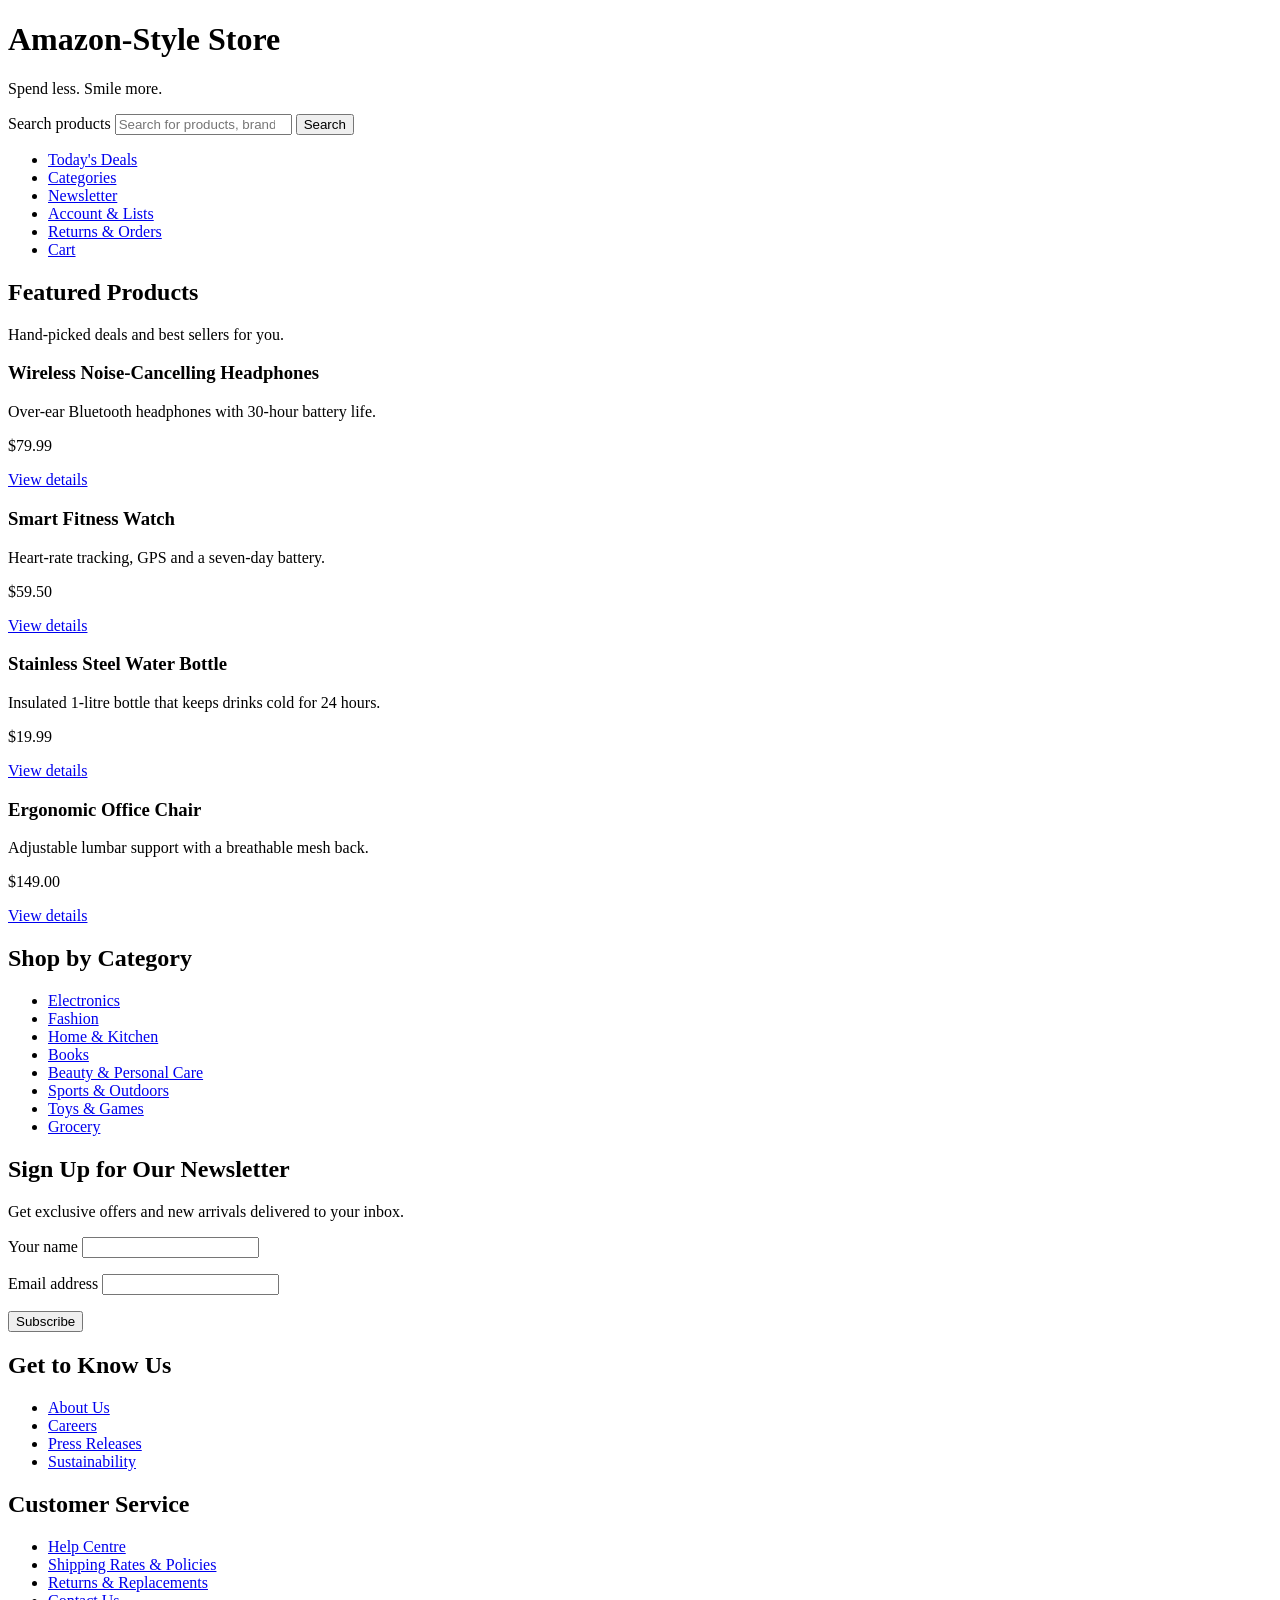
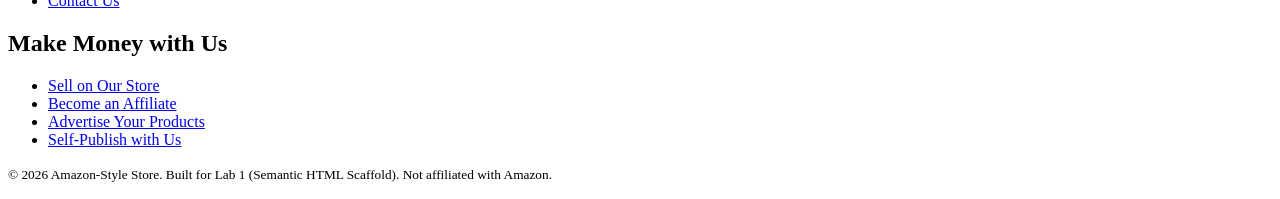
<file: LAB-TASKS/LAB-TASK-1/index.html>
<!DOCTYPE html>
<html lang="en">
<head>
 <meta charset="utf-8">
 <meta name="viewport" content="width=device-width, initial-scale=1">
 <title>Amazon-Style Online Store | Lab 1 Semantic HTML Scaffold</title>
 <meta name="description" content="Semantic HTML5 skeleton of an Amazon-style e-commerce homepage.">
</head>
<body>
 <header>
 <h1>Amazon-Style Store</h1>
 <p>Spend less. Smile more.</p>
 <form action="#" method="get" role="search">
 <label for="site-search">Search products</label>
 <input type="search" id="site-search" name="q" placeholder="Search for products, brands and more">
 <button type="submit">Search</button>
 </form>
 <nav aria-label="Main navigation">
 <ul>
 <li><a href="#featured-products">Today's Deals</a></li>
 <li><a href="#categories">Categories</a></li>
 <li><a href="#newsletter">Newsletter</a></li>
 <li><a href="#account">Account &amp; Lists</a></li>
 <li><a href="#orders">Returns &amp; Orders</a></li>
 <li><a href="#cart">Cart</a></li>
 </ul>
 </nav>
 </header>
 <main>
 <section id="featured-products">
 <h2>Featured Products</h2>
 <p>Hand-picked deals and best sellers for you.</p>
 <article>
 <h3>Wireless Noise-Cancelling Headphones</h3>
 <p>Over-ear Bluetooth headphones with 30-hour battery life.</p>
 <p><data value="79.99">$79.99</data></p>
 <a href="#product-headphones">View details</a>
 </article>
 <article>
 <h3>Smart Fitness Watch</h3>
 <p>Heart-rate tracking, GPS and a seven-day battery.</p>
 <p><data value="59.50">$59.50</data></p>
 <a href="#product-watch">View details</a>
 </article>
 <article>
 <h3>Stainless Steel Water Bottle</h3>
 <p>Insulated 1-litre bottle that keeps drinks cold for 24 hours.</p>
 <p><data value="19.99">$19.99</data></p>
 <a href="#product-bottle">View details</a>
 </article>
 <article>
 <h3>Ergonomic Office Chair</h3>
 <p>Adjustable lumbar support with a breathable mesh back.</p>
 <p><data value="149.00">$149.00</data></p>
 <a href="#product-chair">View details</a>
 </article>
 </section>
 <section id="categories">
 <h2>Shop by Category</h2>
 <ul>
 <li><a href="#cat-electronics">Electronics</a></li>
 <li><a href="#cat-fashion">Fashion</a></li>
 <li><a href="#cat-home-kitchen">Home &amp; Kitchen</a></li>
 <li><a href="#cat-books">Books</a></li>
 <li><a href="#cat-beauty">Beauty &amp; Personal Care</a></li>
 <li><a href="#cat-sports">Sports &amp; Outdoors</a></li>
 <li><a href="#cat-toys">Toys &amp; Games</a></li>
 <li><a href="#cat-grocery">Grocery</a></li>
 </ul>
 </section>
 <section id="newsletter">
 <h2>Sign Up for Our Newsletter</h2>
 <p>Get exclusive offers and new arrivals delivered to your inbox.</p>
 <form action="#" method="post">
 <p>
 <label for="newsletter-name">Your name</label>
 <input type="text" id="newsletter-name" name="name" autocomplete="name">
 </p>
 <p>
 <label for="newsletter-email">Email address</label>
 <input type="email" id="newsletter-email" name="email" autocomplete="email" required>
 </p>
 <p>
 <button type="submit">Subscribe</button>
 </p>
 </form>
 </section>
 </main>
 <footer>
 <nav aria-label="Footer navigation">
 <section>
 <h2>Get to Know Us</h2>
 <ul>
 <li><a href="#about">About Us</a></li>
 <li><a href="#careers">Careers</a></li>
 <li><a href="#press">Press Releases</a></li>
 <li><a href="#sustainability">Sustainability</a></li>
 </ul>
 </section>
 <section>
 <h2>Customer Service</h2>
 <ul>
 <li><a href="#help">Help Centre</a></li>
 <li><a href="#shipping">Shipping Rates &amp; Policies</a></li>
 <li><a href="#returns">Returns &amp; Replacements</a></li>
 <li><a href="#contact">Contact Us</a></li>
 </ul>
 </section>
 <section>
 <h2>Make Money with Us</h2>
 <ul>
 <li><a href="#sell">Sell on Our Store</a></li>
 <li><a href="#affiliate">Become an Affiliate</a></li>
 <li><a href="#advertise">Advertise Your Products</a></li>
 <li><a href="#self-publish">Self-Publish with Us</a></li>
 </ul>
 </section>
 </nav>
 <p><small>&copy; 2026 Amazon-Style Store. Built for Lab 1 (Semantic HTML Scaffold). Not affiliated with Amazon.
   </footer>

    
</body>
</html>
</file>
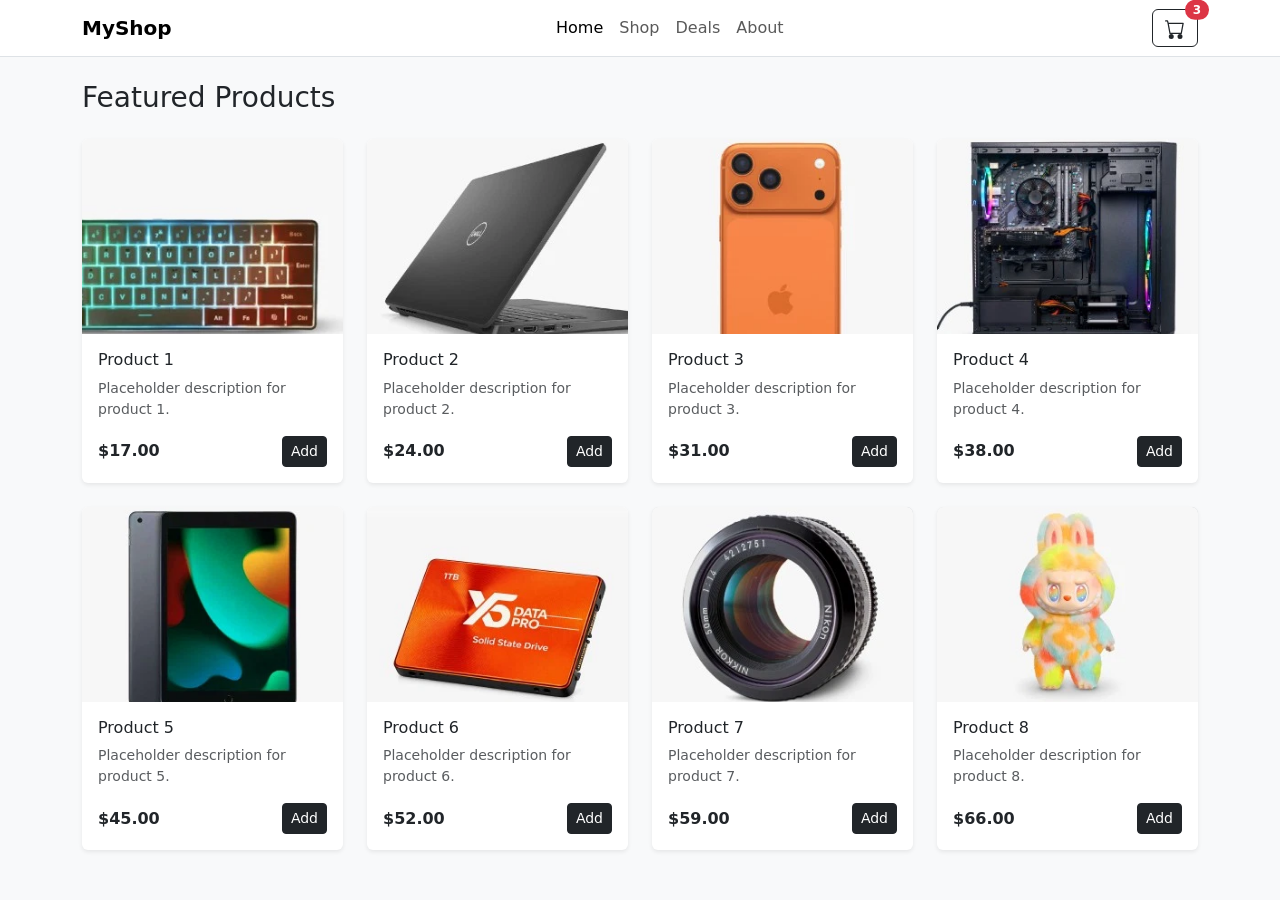
<file: LAB-TASKS/LAB-TASK-2/index.html>
<!DOCTYPE html>
<html lang="en">
<head>
  <meta charset="UTF-8">
  <meta name="viewport" content="width=device-width, initial-scale=1">
  <title>Responsive Rehearsal</title>

  <!-- Bootstrap 5 CSS -->
  <link href="https://cdn.jsdelivr.net/npm/bootstrap@5.3.3/dist/css/bootstrap.min.css" rel="stylesheet">
  <!-- Your own styles -->
  <link rel="stylesheet" href="style.css">
</head>
<body>

  <!-- NAVBAR: expands at 768px (Bootstrap's md breakpoint) -->
  <nav class="navbar navbar-expand-md bg-white border-bottom sticky-top">
    <div class="container">

      <!-- Logo (left) -->
      <a class="navbar-brand fw-bold order-0" href="#">MyShop</a>

      <!-- Cart (right on desktop; stays visible beside the hamburger on mobile) -->
      <a class="btn btn-outline-dark position-relative ms-auto ms-md-0 me-2 me-md-0 order-1 order-md-2" href="#" aria-label="Cart">
        <svg xmlns="http://www.w3.org/2000/svg" width="20" height="20" fill="currentColor" viewBox="0 0 16 16" aria-hidden="true">
          <path d="M0 1.5A.5.5 0 0 1 .5 1H2a.5.5 0 0 1 .485.379L2.89 3H14.5a.5.5 0 0 1 .491.592l-1.5 8A.5.5 0 0 1 13 12H4a.5.5 0 0 1-.491-.408L2.01 3.607 1.61 2H.5a.5.5 0 0 1-.5-.5M3.102 4l1.313 7h8.17l1.313-7zM5 12a2 2 0 1 0 0 4 2 2 0 0 0 0-4m7 0a2 2 0 1 0 0 4 2 2 0 0 0 0-4"/>
        </svg>
        <span class="position-absolute top-0 start-100 translate-middle badge rounded-pill bg-danger">3</span>
      </a>

      <!-- Hamburger (hidden automatically at >= 768px) -->
      <button class="navbar-toggler order-2 order-md-3" type="button"
              data-bs-toggle="collapse" data-bs-target="#mainNav"
              aria-controls="mainNav" aria-expanded="false" aria-label="Toggle navigation">
        <span class="navbar-toggler-icon"></span>
      </button>

      <!-- Links (center on desktop; full-width dropdown row on mobile) -->
      <div class="collapse navbar-collapse order-3 order-md-1" id="mainNav">
        <ul class="navbar-nav mx-auto text-center">
          <li class="nav-item"><a class="nav-link active" href="#">Home</a></li>
          <li class="nav-item"><a class="nav-link" href="#">Shop</a></li>
          <li class="nav-item"><a class="nav-link" href="#">Deals</a></li>
          <li class="nav-item"><a class="nav-link" href="#">About</a></li>
        </ul>
      </div>

    </div>
  </nav>

  <!-- PRODUCT GRID
       < 768px   : 1 column  (row-cols-1)
       768-991px : 2 columns (row-cols-md-2)
       >= 992px  : 4 columns (row-cols-lg-4) -->
  <main class="container py-4">
    <h1 class="h3 mb-4">Featured Products</h1>

    <div class="row row-cols-1 row-cols-md-2 row-cols-lg-4 g-4">

      <div class="col">
        <div class="card product-card h-100 border-0 shadow-sm">
          <img src="images/product2.webp" class="card-img-top" alt="Product 2">
          <div class="card-body d-flex flex-column">
            <h2 class="h6 card-title">Product 1</h2>
            <p class="card-text text-muted small">Placeholder description for product 1.</p>
            <div class="mt-auto d-flex justify-content-between align-items-center">
              <span class="fw-bold">$17.00</span>
              <button class="btn btn-sm btn-dark">Add</button>
            </div>
          </div>
        </div>
      </div>

      <div class="col">
        <div class="card product-card h-100 border-0 shadow-sm">
          <img src="images/product1.webp" class="card-img-top" alt="Product 1">
          <div class="card-body d-flex flex-column">
            <h2 class="h6 card-title">Product 2</h2>
            <p class="card-text text-muted small">Placeholder description for product 2.</p>
            <div class="mt-auto d-flex justify-content-between align-items-center">
              <span class="fw-bold">$24.00</span>
              <button class="btn btn-sm btn-dark">Add</button>
            </div>
          </div>
        </div>
      </div>

      <div class="col">
        <div class="card product-card h-100 border-0 shadow-sm">
         <img src="images/product3.webp" class="card-img-top" alt="Product 1">
          <div class="card-body d-flex flex-column">
            <h2 class="h6 card-title">Product 3</h2>
            <p class="card-text text-muted small">Placeholder description for product 3.</p>
            <div class="mt-auto d-flex justify-content-between align-items-center">
              <span class="fw-bold">$31.00</span>
              <button class="btn btn-sm btn-dark">Add</button>
            </div>
          </div>
        </div>
      </div>

      <div class="col">
        <div class="card product-card h-100 border-0 shadow-sm">
          <img src="images/product4.webp" class="card-img-top" alt="Product 1">
          <div class="card-body d-flex flex-column">
            <h2 class="h6 card-title">Product 4</h2>
            <p class="card-text text-muted small">Placeholder description for product 4.</p>
            <div class="mt-auto d-flex justify-content-between align-items-center">
              <span class="fw-bold">$38.00</span>
              <button class="btn btn-sm btn-dark">Add</button>
            </div>
          </div>
        </div>
      </div>

      <div class="col">
        <div class="card product-card h-100 border-0 shadow-sm">
          <img src="images/product5.webp" class="card-img-top" alt="Product 1">
          <div class="card-body d-flex flex-column">
            <h2 class="h6 card-title">Product 5</h2>
            <p class="card-text text-muted small">Placeholder description for product 5.</p>
            <div class="mt-auto d-flex justify-content-between align-items-center">
              <span class="fw-bold">$45.00</span>
              <button class="btn btn-sm btn-dark">Add</button>
            </div>
          </div>
        </div>
      </div>

      <div class="col">
        <div class="card product-card h-100 border-0 shadow-sm">
          <img src="images/product6.webp" class="card-img-top" alt="Product 1">
          <div class="card-body d-flex flex-column">
            <h2 class="h6 card-title">Product 6</h2>
            <p class="card-text text-muted small">Placeholder description for product 6.</p>
            <div class="mt-auto d-flex justify-content-between align-items-center">
              <span class="fw-bold">$52.00</span>
              <button class="btn btn-sm btn-dark">Add</button>
            </div>
          </div>
        </div>
      </div>

      <div class="col">
        <div class="card product-card h-100 border-0 shadow-sm">
          <img src="images/product7.webp" class="card-img-top" alt="Product 1">
          <div class="card-body d-flex flex-column">
            <h2 class="h6 card-title">Product 7</h2>
            <p class="card-text text-muted small">Placeholder description for product 7.</p>
            <div class="mt-auto d-flex justify-content-between align-items-center">
              <span class="fw-bold">$59.00</span>
              <button class="btn btn-sm btn-dark">Add</button>
            </div>
          </div>
        </div>
      </div>

      <div class="col">
        <div class="card product-card h-100 border-0 shadow-sm">
          <img src="images/product8.webp" class="card-img-top" alt="Product 1">
          <div class="card-body d-flex flex-column">
            <h2 class="h6 card-title">Product 8</h2>
            <p class="card-text text-muted small">Placeholder description for product 8.</p>
            <div class="mt-auto d-flex justify-content-between align-items-center">
              <span class="fw-bold">$66.00</span>
              <button class="btn btn-sm btn-dark">Add</button>
            </div>
          </div>
        </div>
      </div>

    </div>
  </main>

  <!-- Bootstrap 5 JS (needed for the hamburger toggle) -->
  <script src="https://cdn.jsdelivr.net/npm/bootstrap@5.3.3/dist/js/bootstrap.bundle.min.js"></script>
</body>
</html>
</file>
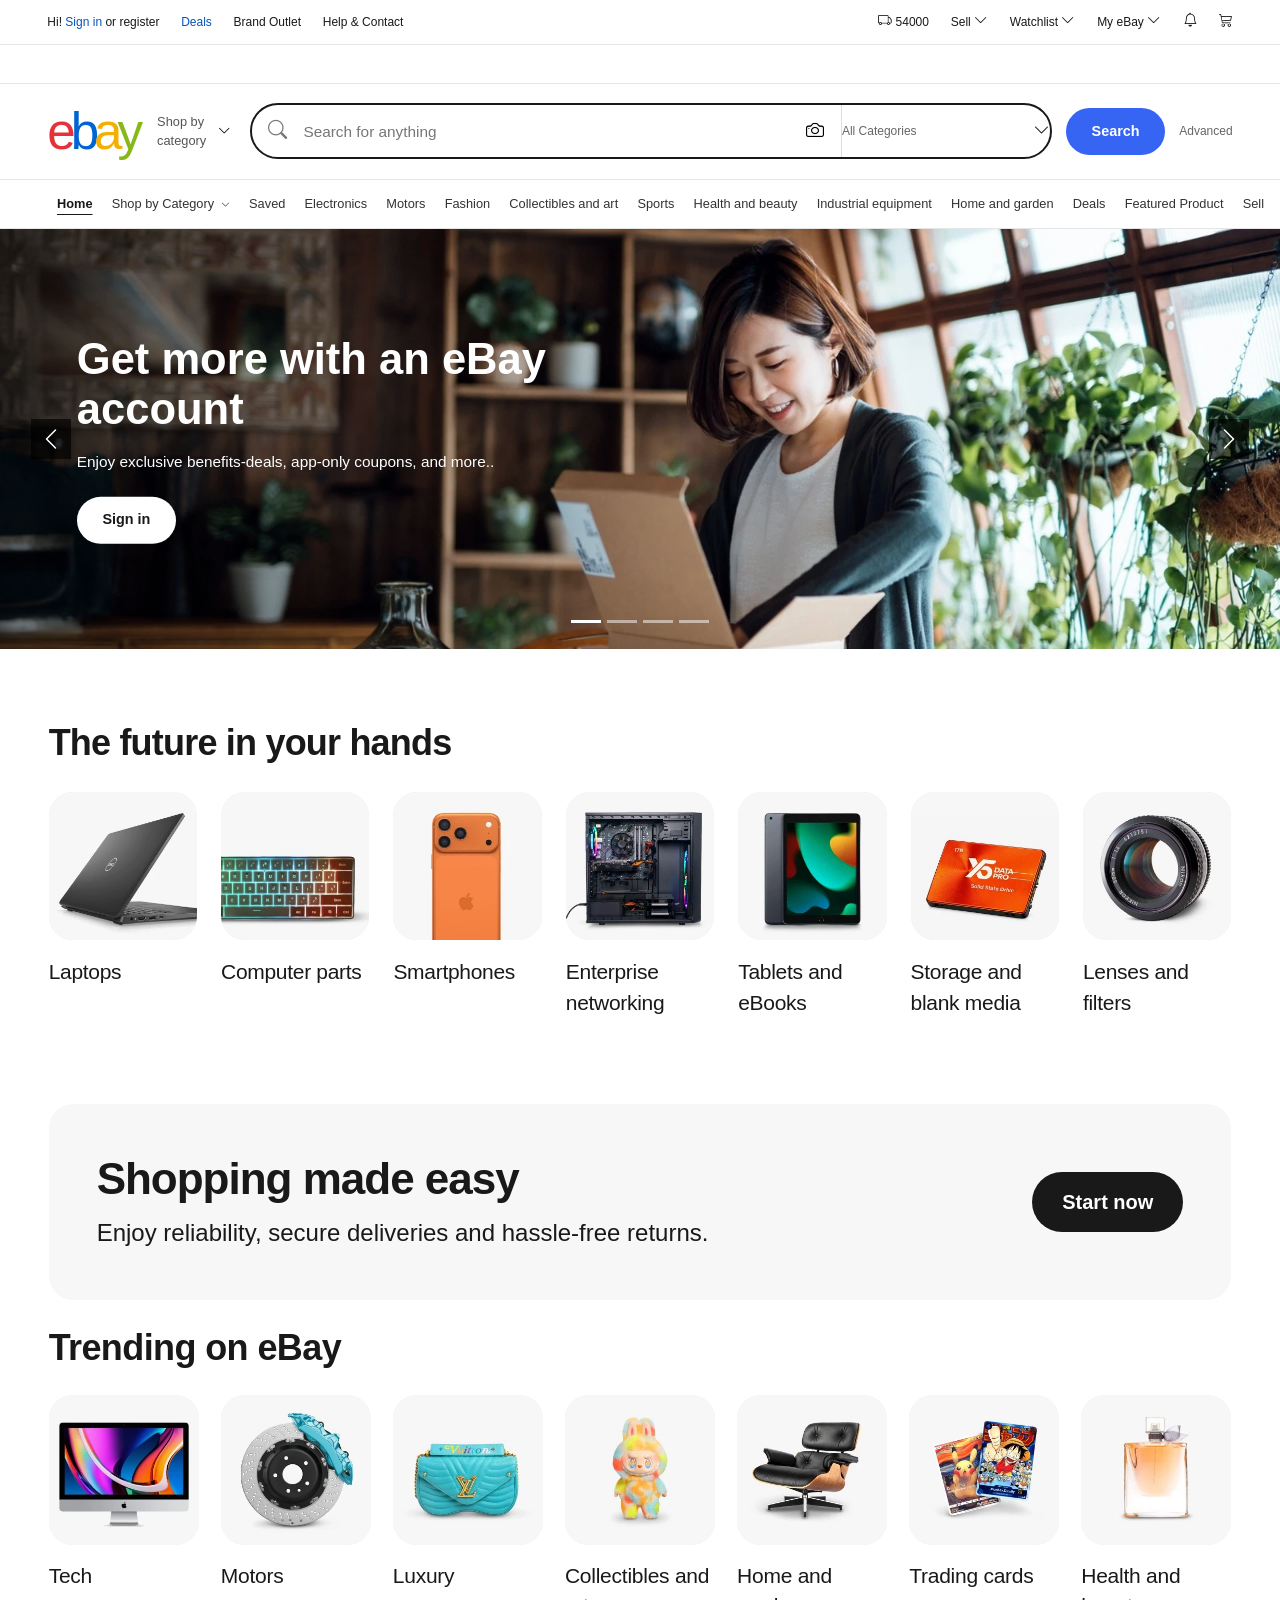
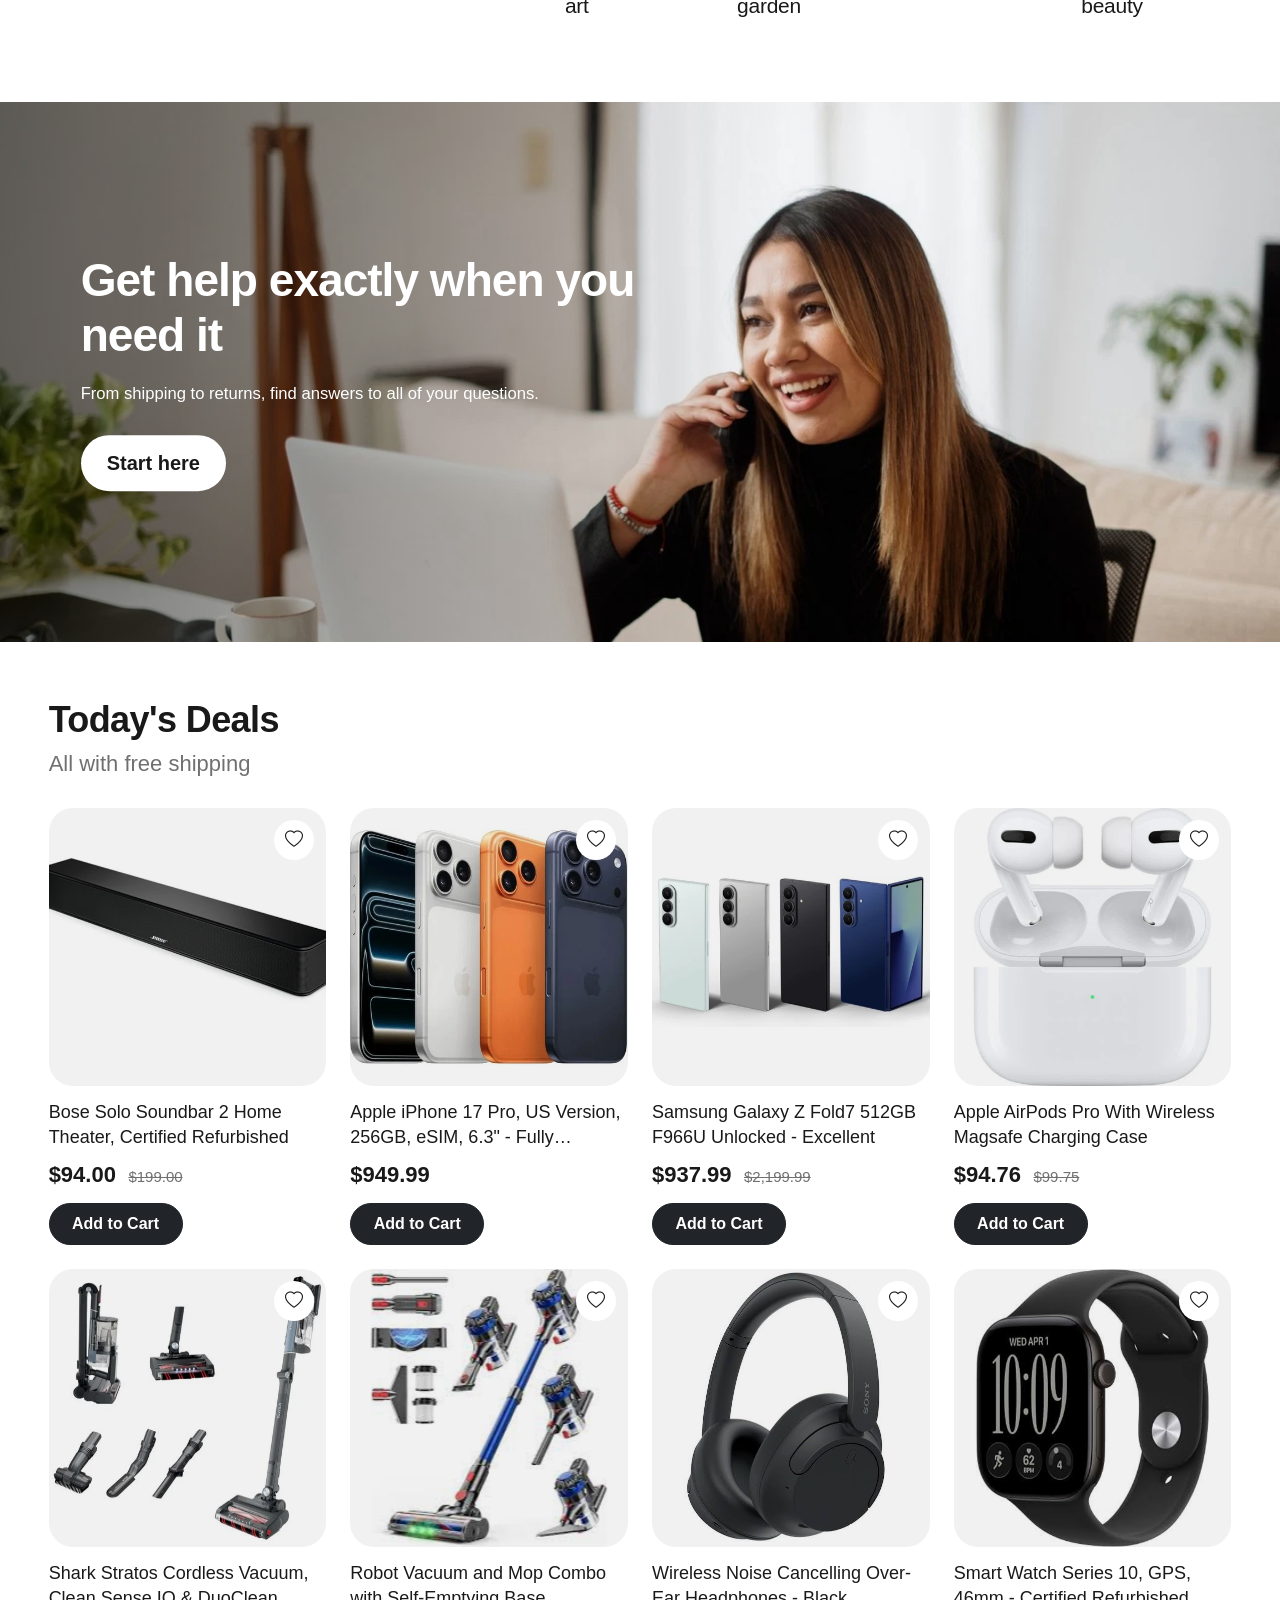
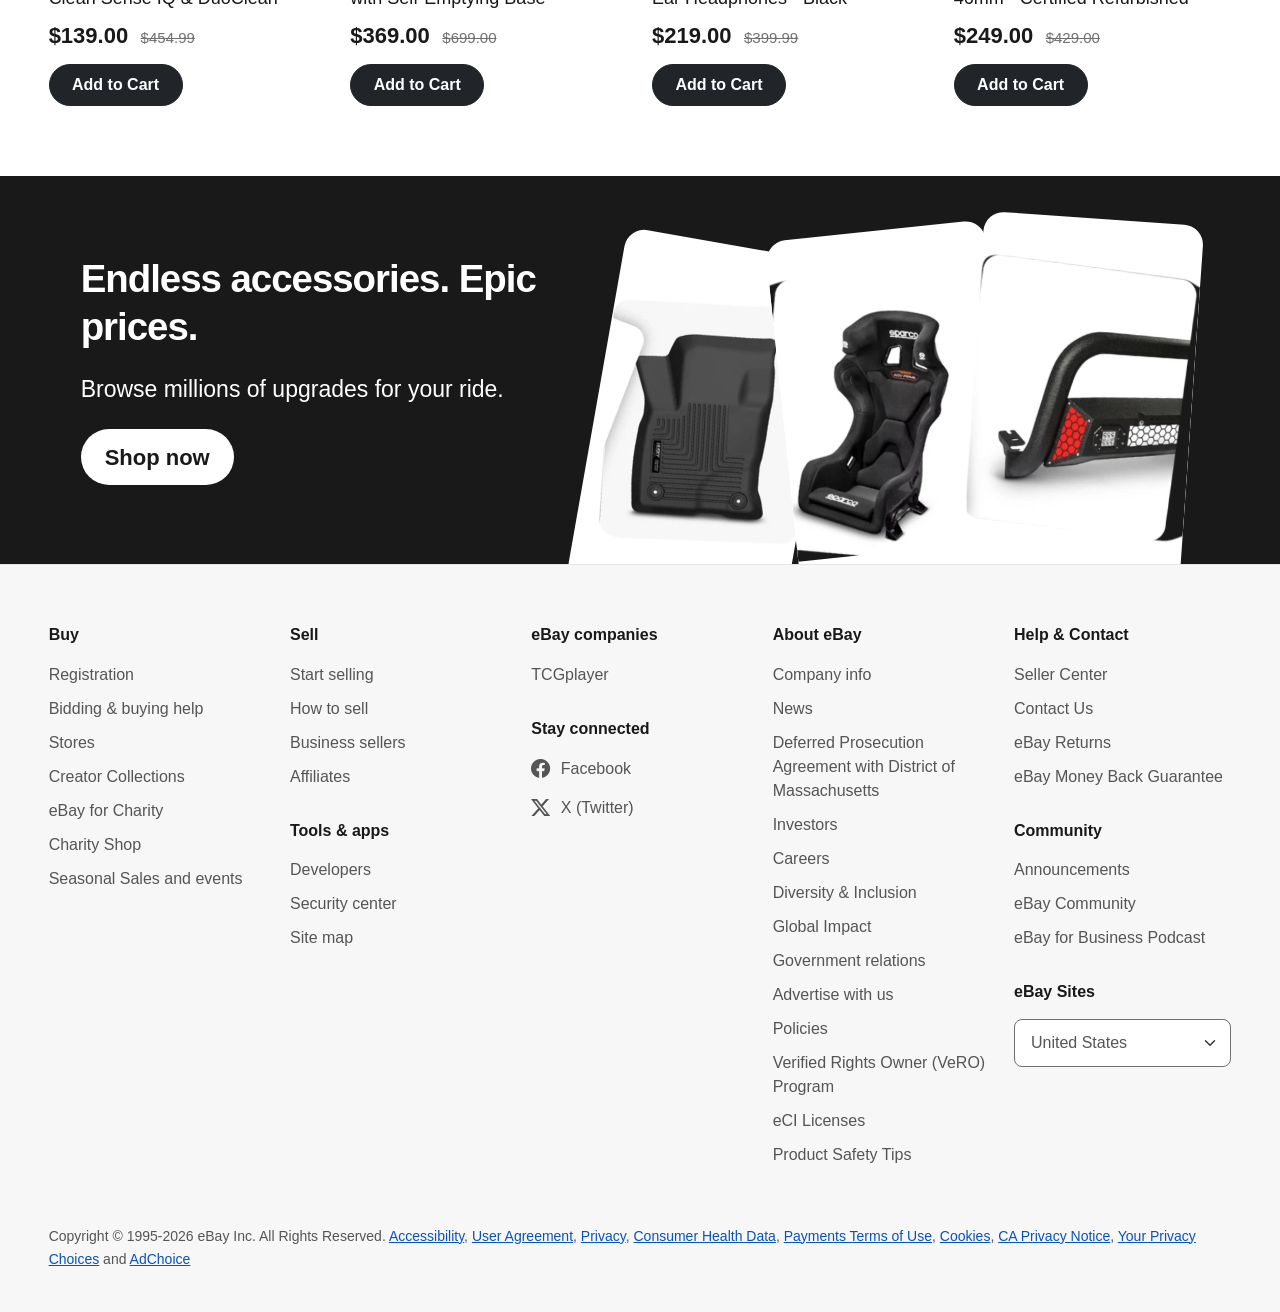
<file: midterm/ASSIGNMENT 2/index.html>
<!doctype html>
<html lang="en">

<head>
  <meta charset="UTF-8" />

  <!-- Makes the page fit phone screens properly -->
  <meta name="viewport" content="width=device-width, initial-scale=1.0" />

  <!-- Text shown on the browser tab -->
  <title>eBay Header Design</title>

  <!-- Bootstrap: ready-made styles for the grid, navbar, carousel and buttons -->
  <link href="https://cdn.jsdelivr.net/npm/bootstrap@5.3.3/dist/css/bootstrap.min.css" rel="stylesheet" />

  <!-- Bootstrap Icons: the small icons (cart, bell, heart, etc.) -->
  <link rel="stylesheet" href="https://cdn.jsdelivr.net/npm/bootstrap-icons@1.11.3/font/bootstrap-icons.min.css" />

 

  <!-- Our own styles (all the custom design lives in this file) -->
  <link rel="stylesheet" href="style.css" />
   <script src="script.js" defer></script>
</head>

<body>

  <!-- ===============================
       1. TOP BAR (sign in, deals, cart)
  ================================ -->
  <div class="top-bar">

    <!-- Left side links -->
    <div class="top-left">
      <span>Hi! <a href="#">Sign in</a> or <a href="#">register</a></span>
      <a href="index.html#deals">Deals</a>
      <a href="#">Brand Outlet</a>
      <a href="#">Help &amp; Contact</a>
    </div>

    <!-- Right side links and icons -->
  <div class="top-right">
    <span><i class="bi bi-truck"></i> 54000</span>
    <a href="#">Sell <i class="bi bi-chevron-down"></i></a>
    <a href="#">Watchlist <i class="bi bi-chevron-down"></i></a>
    <a href="#">My eBay <i class="bi bi-chevron-down"></i></a>
    <a href="#" aria-label="Notifications">
      <i class="bi bi-bell"></i>
    </a>
      <div class="cart-wrap">
      <a href="checkout.html" id="cart-toggle" aria-label="Shopping cart"
         aria-expanded="false" aria-controls="mini-cart">
        <i class="bi bi-cart3"></i>
        <span id="cart-badge" class="cart-badge" hidden>0</span>
      </a>

      <div id="mini-cart" class="mini-cart" hidden>
        <h2 class="mini-cart-title">Your cart</h2>
        <ul id="cart-list" class="mini-cart-list"></ul>
        <p class="mini-cart-total">Total: <strong id="cart-total">$0.00</strong></p>
        <a class="mini-cart-checkout" href="checkout.html">Go to checkout</a>
      </div>
    </div>
</a>
  </div>

</div> <!-- CLOSES top-bar -->

<!-- MAIN HEADER -->
<div class="main-header">
  <!-- Keep your existing logo, category button and search form here -->
</div>


  <!-- ===============================
       2. MAIN HEADER (logo + search)
  ================================ -->
  <div class="main-header">

    <!-- Logo: each letter has its own colour class -->
    <a href="index.html" class="ebay-logo" aria-label="eBay home">
      <span class="red">e</span><span class="blue">b</span><span class="yellow">a</span><span class="green">y</span>
    </a>

    <!-- "Shop by category" button -->
    <button class="category-button">
      <span>Shop by<br />category</span>
      <i class="bi bi-chevron-down"></i>
    </button>

    <!-- Search form -->
    <form class="search-area" action="#">

      <!-- The rounded search box (icon, text field, camera, dropdown) -->
      <div class="search-box">
        <i class="bi bi-search search-icon"></i>

        <input type="search" placeholder="Search for anything" aria-label="Search for anything" />

        <button type="button" class="camera-button" aria-label="Search by image">
          <i class="bi bi-camera"></i>
        </button>

        <select aria-label="Select category">
          <option>All Categories</option>
          <option>Electronics</option>
          <option>Fashion</option>
          <option>Home and Garden</option>
          <option>Sports</option>
        </select>

        <i class="bi bi-chevron-down select-arrow"></i>
      </div>

      <!-- Blue search button and the "Advanced" link -->
      <button type="submit" class="search-button">Search</button>
      <a href="#" class="advanced-link">Advanced</a>
    </form>
  </div>


  
<!-- 3. NAVIGATION BAR -->
<nav class="navbar navbar-expand-xl main-navbar" aria-label="Main navigation">
  <div class="container-fluid">

    <!-- Menu label on smaller screens -->
    <span class="navbar-text d-xl-none fw-bold">Menu</span>

    <!-- Bootstrap hamburger button -->
    <button class="navbar-toggler" type="button"
      data-bs-toggle="collapse"
      data-bs-target="#mainNavMenu"
      aria-controls="mainNavMenu"
      aria-expanded="false"
      aria-label="Toggle navigation">
      <span class="navbar-toggler-icon"></span>
    </button>

    <!-- Navigation links -->
    <div class="collapse navbar-collapse" id="mainNavMenu">
      <ul class="navbar-nav w-100 justify-content-xl-between">

        <li class="nav-item">
          <a class="nav-link active" aria-current="page"
             href="index.html">Home</a>
        </li>

        <!-- MEGA MENU -->
        <li class="nav-item mega-item">

          <button class="nav-link mega-trigger" type="button"
            aria-haspopup="true">
            Shop by Category
            <i class="bi bi-chevron-down" aria-hidden="true"></i>
          </button>

          <!-- Desktop mega-menu -->
          <div class="mega-panel">

            <div class="mega-col">
              <h3 class="mega-heading">Electronics</h3>
              <ul class="mega-list">
                <li><a href="#">Laptops</a></li>
                <li><a href="#">Smartphones</a></li>
                <li><a href="#">Tablets and eBooks</a></li>
                <li><a href="#">Headphones and audio</a></li>
                <li><a href="#">Cameras and lenses</a></li>
              </ul>
            </div>

            <div class="mega-col">
              <h3 class="mega-heading">Motors</h3>
              <ul class="mega-list">
                <li><a href="#">Car parts</a></li>
                <li><a href="#">Floor mats and seat covers</a></li>
                <li><a href="#">Motorcycle parts</a></li>
                <li><a href="#">Tools and equipment</a></li>
                <li><a href="#">Wheels and tires</a></li>
              </ul>
            </div>

            <div class="mega-col">
              <h3 class="mega-heading">Fashion</h3>
              <ul class="mega-list">
                <li><a href="#">Women's clothing</a></li>
                <li><a href="#">Men's clothing</a></li>
                <li><a href="#">Shoes</a></li>
                <li><a href="#">Watches</a></li>
                <li><a href="#">Handbags</a></li>
              </ul>
            </div>

            <div class="mega-col">
              <h3 class="mega-heading">Home and garden</h3>
              <ul class="mega-list">
                <li><a href="#">Kitchen and dining</a></li>
                <li><a href="#">Furniture</a></li>
                <li><a href="#">Garden and outdoor</a></li>
                <li><a href="#">Vacuums and cleaning</a></li>
                <li><a href="#">Home improvement</a></li>
              </ul>
            </div>

          </div>

          <!-- Mobile accordion -->
          <div class="mega-accordion">
            <p class="mega-accordion-title">Shop by Category</p>

            <details class="mega-group">
              <summary>Electronics</summary>
              <ul class="mega-list">
                <li><a href="#">Laptops</a></li>
                <li><a href="#">Smartphones</a></li>
                <li><a href="#">Tablets and eBooks</a></li>
                <li><a href="#">Headphones and audio</a></li>
                <li><a href="#">Cameras and lenses</a></li>
              </ul>
            </details>

            <details class="mega-group">
              <summary>Motors</summary>
              <ul class="mega-list">
                <li><a href="#">Car parts</a></li>
                <li><a href="#">Floor mats and seat covers</a></li>
                <li><a href="#">Motorcycle parts</a></li>
                <li><a href="#">Tools and equipment</a></li>
                <li><a href="#">Wheels and tires</a></li>
              </ul>
            </details>

            <details class="mega-group">
              <summary>Fashion</summary>
              <ul class="mega-list">
                <li><a href="#">Women's clothing</a></li>
                <li><a href="#">Men's clothing</a></li>
                <li><a href="#">Shoes</a></li>
                <li><a href="#">Watches</a></li>
                <li><a href="#">Handbags</a></li>
              </ul>
            </details>

            <details class="mega-group">
              <summary>Home and garden</summary>
              <ul class="mega-list">
                <li><a href="#">Kitchen and dining</a></li>
                <li><a href="#">Furniture</a></li>
                <li><a href="#">Garden and outdoor</a></li>
                <li><a href="#">Vacuums and cleaning</a></li>
                <li><a href="#">Home improvement</a></li>
              </ul>
            </details>
          </div>

        </li>

        <li class="nav-item">
          <a class="nav-link" href="#">Saved</a>
        </li>
        <li class="nav-item">
          <a class="nav-link" href="#">Electronics</a>
        </li>
        <li class="nav-item">
          <a class="nav-link" href="#">Motors</a>
        </li>
        <li class="nav-item">
          <a class="nav-link" href="#">Fashion</a>
        </li>
        <li class="nav-item">
          <a class="nav-link" href="#">Collectibles and art</a>
        </li>
        <li class="nav-item">
          <a class="nav-link" href="#">Sports</a>
        </li>
        <li class="nav-item">
          <a class="nav-link" href="#">Health and beauty</a>
        </li>
        <li class="nav-item">
          <a class="nav-link" href="#">Industrial equipment</a>
        </li>
        <li class="nav-item">
          <a class="nav-link" href="#">Home and garden</a>
        </li>
        <li class="nav-item">
          <a class="nav-link" href="index.html#deals">Deals</a>
        </li>
        <li class="nav-item">
          <a class="nav-link" href="product.html">Featured Product</a>
        </li>
        <li class="nav-item">
          <a class="nav-link" href="#">Sell</a>
        </li>

      </ul>
    </div>
  </div>
</nav>


  <!-- ===============================
       4. IMAGE SLIDER (carousel)
       Changes slide automatically every 3 seconds
  ================================ -->
  <section class="hero-slider">
    <div id="ebayCarousel" class="carousel slide" data-bs-ride="carousel" data-bs-interval="3000">

      <!-- The little dots at the bottom (one per slide) -->
      <div class="carousel-indicators">
        <button type="button" data-bs-target="#ebayCarousel" data-bs-slide-to="0" class="active" aria-current="true" aria-label="Slide 1"></button>
        <button type="button" data-bs-target="#ebayCarousel" data-bs-slide-to="1" aria-label="Slide 2"></button>
        <button type="button" data-bs-target="#ebayCarousel" data-bs-slide-to="2" aria-label="Slide 3"></button>
        <button type="button" data-bs-target="#ebayCarousel" data-bs-slide-to="3" aria-label="Slide 4"></button>
      </div>

      <!-- The slides -->
      <div class="carousel-inner">

        <!-- Slide 1 (the one with class "active" is shown first) -->
        <div class="carousel-item active">
          <div class="slide">
            <img src="assets/img1.webp" class="d-block w-100" alt="Featured shopping deals" />
            <!-- Dark layer so the white text is easy to read -->
            <div class="overlay"></div>
            <!-- Text and button on top of the image -->
            <div class="slide-content light-text">
              <h2>Get more with an eBay account</h2>
              <p>Enjoy exclusive benefits-deals, app-only coupons, and more..</p>
              <a href="#" class="slide-btn btn-white-pill">Sign in</a>
            </div>
          </div>
        </div>

        <!-- Slide 2 -->
        <div class="carousel-item">
          <div class="slide">
            <img src="assets/img2.webp" class="d-block w-100" alt="Featured shopping deals" />
            <div class="overlay"></div>
            <div class="slide-content light-text">
              <h2>10% off used parts and more</h2>
              <p>Score savings on select used gear for your ride.</p>
              <a href="#" class="slide-btn btn-white-pill">Get the coupon</a>
            </div>
          </div>
        </div>

        <!-- Slide 3 -->
        <div class="carousel-item">
          <div class="slide">
            <img src="assets/img3.webp" class="d-block w-100" alt="Featured shopping deals" />
            <div class="overlay"></div>
            <div class="slide-content light-text">
              <h2>10% off used parts and more</h2>
              <p>Score savings on select used gear for your ride.</p>
              <a href="#" class="slide-btn btn-white-pill">Get the coupon</a>
            </div>
          </div>
        </div>

        <!-- Slide 4 -->
        <div class="carousel-item">
          <div class="slide">
            <img src="assets/img5.webp" class="d-block w-100" alt="Featured shopping deals" />
            <div class="overlay"></div>
            <div class="slide-content light-text">
              <h2>There's a deal for you, too</h2>
              <p>Don't miss a chance to save on items you've been looking for.</p>
              <a href="#" class="slide-btn btn-white-pill">Explore now</a>
            </div>
          </div>
        </div>
      </div>

      <!-- Left arrow -->
      <button class="carousel-control-prev" type="button" data-bs-target="#ebayCarousel" data-bs-slide="prev">
        <span class="carousel-control-prev-icon" aria-hidden="true"></span>
        <span class="visually-hidden">Previous</span>
      </button>

      <!-- Right arrow -->
      <button class="carousel-control-next" type="button" data-bs-target="#ebayCarousel" data-bs-slide="next">
        <span class="carousel-control-next-icon" aria-hidden="true"></span>
        <span class="visually-hidden">Next</span>
      </button>
    </div>
  </section>


  <!-- ===============================
       5. "THE FUTURE IN YOUR HANDS" (7 category pictures)
       Each category = image box + name
  ================================ -->
  <section class="future-section">
    <h2 class="future-title">The future in your hands</h2>

    <div class="future-categories">

      <a href="#" class="future-category">
        <div class="future-image"><img src="assets/p1.webp" alt="Laptops"></div>
        <h3>Laptops</h3>
      </a>

      <a href="#" class="future-category">
        <div class="future-image"><img src="assets/p2.webp" alt="Computer parts"></div>
        <h3>Computer parts</h3>
      </a>

      <a href="#" class="future-category">
        <div class="future-image"><img src="assets/p3.webp" alt="Smartphones"></div>
        <h3>Smartphones</h3>
      </a>

      <a href="#" class="future-category">
        <div class="future-image"><img src="assets/p4.webp" alt="Enterprise networking"></div>
        <h3>Enterprise networking</h3>
      </a>

      <a href="#" class="future-category">
        <div class="future-image"><img src="assets/p5.webp" alt="Tablets and eBooks"></div>
        <h3>Tablets and eBooks</h3>
      </a>

      <a href="#" class="future-category">
        <div class="future-image"><img src="assets/p6.webp" alt="Storage and blank media"></div>
        <h3>Storage and blank media</h3>
      </a>

      <a href="#" class="future-category">
        <div class="future-image"><img src="assets/p7.webp" alt="Lenses and filters"></div>
        <h3>Lenses and filters</h3>
      </a>

    </div>
  </section>


  <!-- ===============================
       6. "SHOPPING MADE EASY" grey banner
  ================================ -->
  <section class="shopping-section">
    <div class="shopping-banner">

      <div class="shopping-text">
        <h2>Shopping made easy</h2>
        <p>Enjoy reliability, secure deliveries and hassle-free returns.</p>
      </div>

      <a href="#" class="shopping-button">Start now</a>
    </div>
  </section>


  <!-- ===============================
       7. "TRENDING ON EBAY" (7 category pictures)
  ================================ -->
  <section class="trending-section">
    <h2 class="trending-title">Trending on eBay</h2>

    <div class="trending-grid">

      <a href="#" class="trending-card">
        <div class="trending-image"><img src="assets/Tech.webp" alt="Tech"></div>
        <h3>Tech</h3>
      </a>

      <a href="#" class="trending-card">
        <div class="trending-image"><img src="assets/motors.webp" alt="Motors"></div>
        <h3>Motors</h3>
      </a>

      <a href="#" class="trending-card">
        <div class="trending-image"><img src="assets/luxuary.webp" alt="Luxury"></div>
        <h3>Luxury</h3>
      </a>

      <a href="#" class="trending-card">
        <div class="trending-image"><img src="assets/collectibles.webp" alt="Collectibles and art"></div>
        <h3>Collectibles and art</h3>
      </a>

      <a href="#" class="trending-card">
        <div class="trending-image"><img src="assets/home.webp" alt="Home and garden"></div>
        <h3>Home and garden</h3>
      </a>

      <a href="#" class="trending-card">
        <div class="trending-image"><img src="assets/cards.webp" alt="Trading cards"></div>
        <h3>Trading cards</h3>
      </a>

      <a href="#" class="trending-card">
        <div class="trending-image"><img src="assets/beauty.webp" alt="Health and beauty"></div>
        <h3>Health and beauty</h3>
      </a>

    </div>
  </section>


  <!-- ===============================
       8. "GET HELP" BANNER (photo with text on top)
  ================================ -->
  <section class="help-banner">

    <!-- Background photo -->
    <img src="assets/Banner.webp" class="help-banner-img"
      alt="Smiling woman talking on the phone in front of a laptop" />

    <!-- Dark layer so the white text stays readable -->
    <div class="help-banner-overlay"></div>

    <!-- Text on top of the photo -->
    <div class="help-banner-content">
      <h2>Get help exactly when you need it</h2>
      <p>From shipping to returns, find answers to all of your questions.</p>
      <a href="#" class="help-banner-button">Start here</a>
    </div>
  </section>


  <!-- ===============================
       9. TODAY'S DEALS
       Bootstrap grid: 2 columns on phones, 3 on tablets, 4 on desktop
       (id="deals" lets the "Deals" links jump to this section)
  ================================ -->
  <section class="deals-section" id="deals">
    <h2 class="deals-title">Today's Deals</h2>
    <p class="deals-subtitle">All with free shipping</p>

    <div class="row row-cols-2 row-cols-md-3 row-cols-lg-4 g-3 g-md-4">

      <!-- Deal 1 (every deal card has the same parts:
           image + heart button, name, price, Add to Cart button) -->
      <div class="col">
        <div class="deal-card">
          <div class="deal-image">
            <a href="product.html"><img src="assets/a/p1.webp" alt="Bose Solo Soundbar 2" /></a>
            <button class="deal-heart" type="button" aria-label="Add to watchlist"><i class="bi bi-heart"></i></button>
          </div>
          <h3 class="deal-name">
            <a href="product.html">Bose Solo Soundbar 2 Home Theater, Certified Refurbished</a>
          </h3>
          <p class="deal-price">
            <span class="deal-current">$94.00</span>
            <span class="deal-old">$199.00</span>
          </p>
          <button class="btn btn-dark rounded-pill deal-cart-btn" type="button">Add to Cart</button>
        </div>
      </div>

      <!-- Deal 2 (no old price, so no crossed-out number) -->
      <div class="col">
        <div class="deal-card">
          <div class="deal-image">
            <a href="product.html"><img src="assets/a/p2.webp" alt="Apple iPhone 17 Pro" /></a>
            <button class="deal-heart" type="button" aria-label="Add to watchlist"><i class="bi bi-heart"></i></button>
          </div>
          <h3 class="deal-name">
            <a href="product.html">Apple iPhone 17 Pro, US Version, 256GB, eSIM, 6.3" - Fully Unlocked</a>
          </h3>
          <p class="deal-price">
            <span class="deal-current">$949.99</span>
          </p>
          <button class="btn btn-dark rounded-pill deal-cart-btn" type="button">Add to Cart</button>
        </div>
      </div>

      <!-- Deal 3 -->
      <div class="col">
        <div class="deal-card">
          <div class="deal-image">
            <a href="product.html"><img src="assets/a/p3.webp" alt="Samsung Galaxy Z Fold7" /></a>
            <button class="deal-heart" type="button" aria-label="Add to watchlist"><i class="bi bi-heart"></i></button>
          </div>
          <h3 class="deal-name">
            <a href="product.html">Samsung Galaxy Z Fold7 512GB F966U Unlocked - Excellent</a>
          </h3>
          <p class="deal-price">
            <span class="deal-current">$937.99</span>
            <span class="deal-old">$2,199.99</span>
          </p>
          <button class="btn btn-dark rounded-pill deal-cart-btn" type="button">Add to Cart</button>
        </div>
      </div>

      <!-- Deal 4 -->
      <div class="col">
        <div class="deal-card">
          <div class="deal-image">
            <a href="product.html"><img src="assets/a/p4.webp" alt="Apple AirPods Pro" /></a>
            <button class="deal-heart" type="button" aria-label="Add to watchlist"><i class="bi bi-heart"></i></button>
          </div>
          <h3 class="deal-name">
            <a href="product.html">Apple AirPods Pro With Wireless Magsafe Charging Case</a>
          </h3>
          <p class="deal-price">
            <span class="deal-current">$94.76</span>
            <span class="deal-old">$99.75</span>
          </p>
          <button class="btn btn-dark rounded-pill deal-cart-btn" type="button">Add to Cart</button>
        </div>
      </div>

      <!-- Deal 5 -->
      <div class="col">
        <div class="deal-card">
          <div class="deal-image">
            <a href="product.html"><img src="assets/a/p5.webp" alt="Shark Stratos Cordless Vacuum" /></a>
            <button class="deal-heart" type="button" aria-label="Add to watchlist"><i class="bi bi-heart"></i></button>
          </div>
          <h3 class="deal-name">
            <a href="product.html">Shark Stratos Cordless Vacuum, Clean Sense IQ &amp; DuoClean</a>
          </h3>
          <p class="deal-price">
            <span class="deal-current">$139.00</span>
            <span class="deal-old">$454.99</span>
          </p>
          <button class="btn btn-dark rounded-pill deal-cart-btn" type="button">Add to Cart</button>
        </div>
      </div>

      <!-- Deal 6 -->
      <div class="col">
        <div class="deal-card">
          <div class="deal-image">
            <a href="product.html"><img src="assets/a/p6.jpg" alt="Robot Vacuum" /></a>
            <button class="deal-heart" type="button" aria-label="Add to watchlist"><i class="bi bi-heart"></i></button>
          </div>
          <h3 class="deal-name">
            <a href="product.html">Robot Vacuum and Mop Combo with Self-Emptying Base</a>
          </h3>
          <p class="deal-price">
            <span class="deal-current">$369.00</span>
            <span class="deal-old">$699.00</span>
          </p>
          <button class="btn btn-dark rounded-pill deal-cart-btn" type="button">Add to Cart</button>
        </div>
      </div>

      <!-- Deal 7 -->
      <div class="col">
        <div class="deal-card">
          <div class="deal-image">
            <a href="product.html"><img src="assets/a/p9.jpg" alt="Wireless Headphones" /></a>
            <button class="deal-heart" type="button" aria-label="Add to watchlist"><i class="bi bi-heart"></i></button>
          </div>
          <h3 class="deal-name">
            <a href="product.html">Wireless Noise Cancelling Over-Ear Headphones - Black</a>
          </h3>
          <p class="deal-price">
            <span class="deal-current">$219.00</span>
            <span class="deal-old">$399.99</span>
          </p>
          <button class="btn btn-dark rounded-pill deal-cart-btn" type="button">Add to Cart</button>
        </div>
      </div>

      <!-- Deal 8 -->
      <div class="col">
        <div class="deal-card">
          <div class="deal-image">
            <a href="product.html"><img src="assets/a/p8.jpg" alt="Smart Watch" /></a>
            <button class="deal-heart" type="button" aria-label="Add to watchlist"><i class="bi bi-heart"></i></button>
          </div>
          <h3 class="deal-name">
            <a href="product.html">Smart Watch Series 10, GPS, 46mm - Certified Refurbished</a>
          </h3>
          <p class="deal-price">
            <span class="deal-current">$249.00</span>
            <span class="deal-old">$429.00</span>
          </p>
          <button class="btn btn-dark rounded-pill deal-cart-btn" type="button">Add to Cart</button>
        </div>
      </div>

    </div>
  </section>


  <!-- ===============================
       10. CAR ACCESSORIES BANNER (just above the footer)
  ================================ -->
  <section class="auto-banner">

    <!-- Text on the left -->
    <div class="auto-banner-content">
      <h2>Endless accessories. Epic prices.</h2>
      <p>Browse millions of upgrades for your ride.</p>
      <a href="#" class="auto-shop-button">Shop now</a>
    </div>

    <!-- Three tilted product cards on the right -->
    <div class="auto-products">
      <div class="auto-product auto-product-one"><img src="assets/floor_mat.png" alt="Automotive accessory"></div>
      <div class="auto-product auto-product-two"><img src="assets/seat.png" alt="Car floor mats"></div>
      <div class="auto-product auto-product-three"><img src="assets/bull_bar.png" alt="Vehicle front accessories"></div>
    </div>
  </section>


  <!-- ===============================
       11. FOOTER
       Bootstrap grid: 1 column on phones, 2 on tablets, 5 on desktop
  ================================ -->
  <footer class="site-footer">

    <div class="row row-cols-1 row-cols-sm-2 row-cols-lg-5 g-4">

      <!-- Column 1: Buy -->
      <div class="col">
        <h3 class="footer-heading">Buy</h3>
        <ul class="footer-links">
          <li><a href="#">Registration</a></li>
          <li><a href="#">Bidding &amp; buying help</a></li>
          <li><a href="#">Stores</a></li>
          <li><a href="#">Creator Collections</a></li>
          <li><a href="#">eBay for Charity</a></li>
          <li><a href="#">Charity Shop</a></li>
          <li><a href="#">Seasonal Sales and events</a></li>
        </ul>
      </div>

      <!-- Column 2: Sell + Tools & apps -->
      <div class="col">
        <h3 class="footer-heading">Sell</h3>
        <ul class="footer-links">
          <li><a href="#">Start selling</a></li>
          <li><a href="#">How to sell</a></li>
          <li><a href="#">Business sellers</a></li>
          <li><a href="#">Affiliates</a></li>
        </ul>

        <h3 class="footer-heading footer-heading-spaced">Tools &amp; apps</h3>
        <ul class="footer-links">
          <li><a href="#">Developers</a></li>
          <li><a href="#">Security center</a></li>
          <li><a href="#">Site map</a></li>
        </ul>
      </div>

      <!-- Column 3: eBay companies + Stay connected -->
      <div class="col">
        <h3 class="footer-heading">eBay companies</h3>
        <ul class="footer-links">
          <li><a href="#">TCGplayer</a></li>
        </ul>

        <h3 class="footer-heading footer-heading-spaced">Stay connected</h3>
        <ul class="footer-links">
          <li><a href="#"><i class="bi bi-facebook footer-social-icon"></i> Facebook</a></li>
          <li><a href="#"><i class="bi bi-twitter-x footer-social-icon"></i> X (Twitter)</a></li>
        </ul>
      </div>

      <!-- Column 4: About eBay -->
      <div class="col">
        <h3 class="footer-heading">About eBay</h3>
        <ul class="footer-links">
          <li><a href="#">Company info</a></li>
          <li><a href="#">News</a></li>
          <li><a href="#">Deferred Prosecution Agreement with District of Massachusetts</a></li>
          <li><a href="#">Investors</a></li>
          <li><a href="#">Careers</a></li>
          <li><a href="#">Diversity &amp; Inclusion</a></li>
          <li><a href="#">Global Impact</a></li>
          <li><a href="#">Government relations</a></li>
          <li><a href="#">Advertise with us</a></li>
          <li><a href="#">Policies</a></li>
          <li><a href="#">Verified Rights Owner (VeRO) Program</a></li>
          <li><a href="#">eCI Licenses</a></li>
          <li><a href="#">Product Safety Tips</a></li>
        </ul>
      </div>

      <!-- Column 5: Help & Contact + Community + eBay Sites -->
      <div class="col">
        <h3 class="footer-heading">Help &amp; Contact</h3>
        <ul class="footer-links">
          <li><a href="#">Seller Center</a></li>
          <li><a href="#">Contact Us</a></li>
          <li><a href="#">eBay Returns</a></li>
          <li><a href="#">eBay Money Back Guarantee</a></li>
        </ul>

        <h3 class="footer-heading footer-heading-spaced">Community</h3>
        <ul class="footer-links">
          <li><a href="#">Announcements</a></li>
          <li><a href="#">eBay Community</a></li>
          <li><a href="#">eBay for Business Podcast</a></li>
        </ul>

        <h3 class="footer-heading footer-heading-spaced">eBay Sites</h3>
        <select class="form-select footer-country" aria-label="Choose your country">
          <option>United States</option>
          <option>United Kingdom</option>
          <option>Canada</option>
          <option>Australia</option>
          <option>Germany</option>
        </select>
      </div>

    </div>

    <!-- Copyright line at the very bottom -->
    <p class="footer-copyright">
      Copyright &copy; 1995-2026 eBay Inc. All Rights Reserved.
      <a href="#">Accessibility</a>,
      <a href="#">User Agreement</a>,
      <a href="#">Privacy</a>,
      <a href="#">Consumer Health Data</a>,
      <a href="#">Payments Terms of Use</a>,
      <a href="#">Cookies</a>,
      <a href="#">CA Privacy Notice</a>,
      <a href="#">Your Privacy Choices</a>
      and <a href="#">AdChoice</a>
    </p>
  </footer>

  <!-- Bootstrap JavaScript: makes the hamburger menu and carousel work -->
  <script src="https://cdn.jsdelivr.net/npm/bootstrap@5.3.3/dist/js/bootstrap.bundle.min.js"></script>
</body>
</html>
</file>
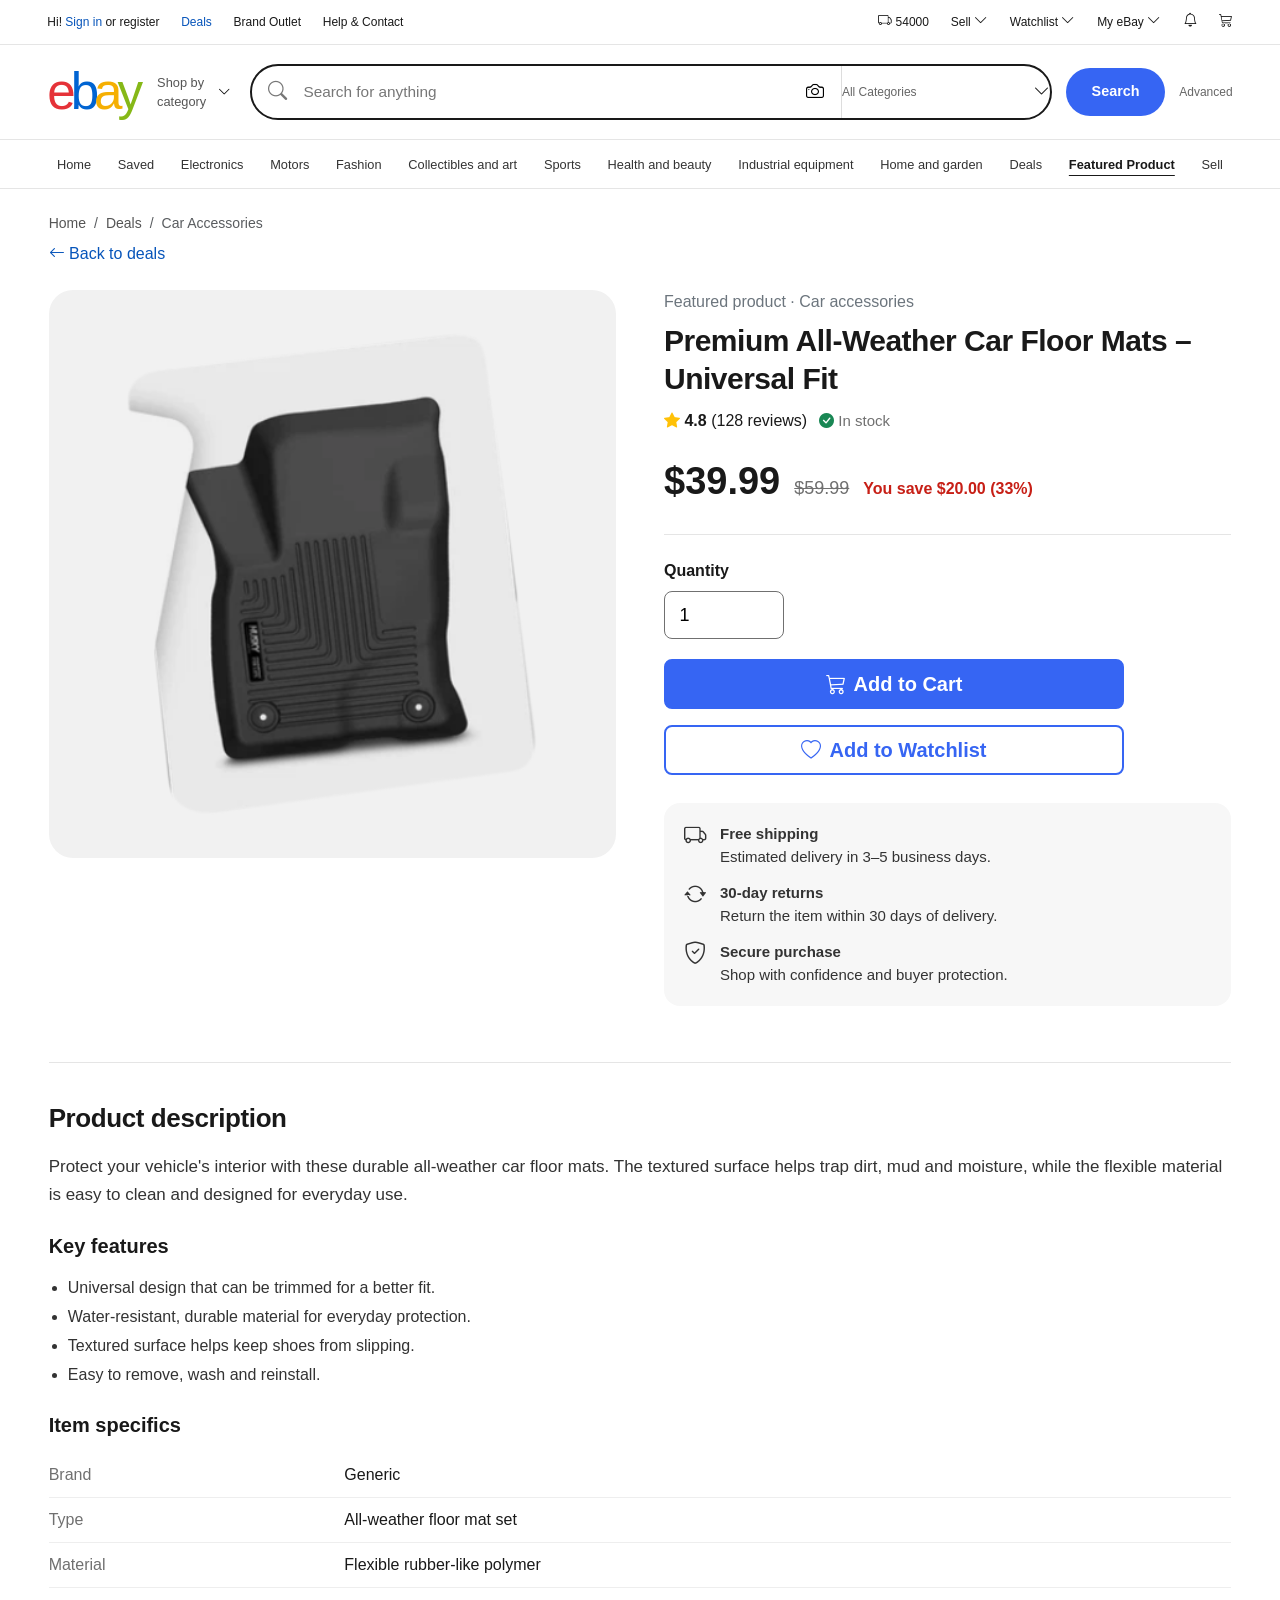
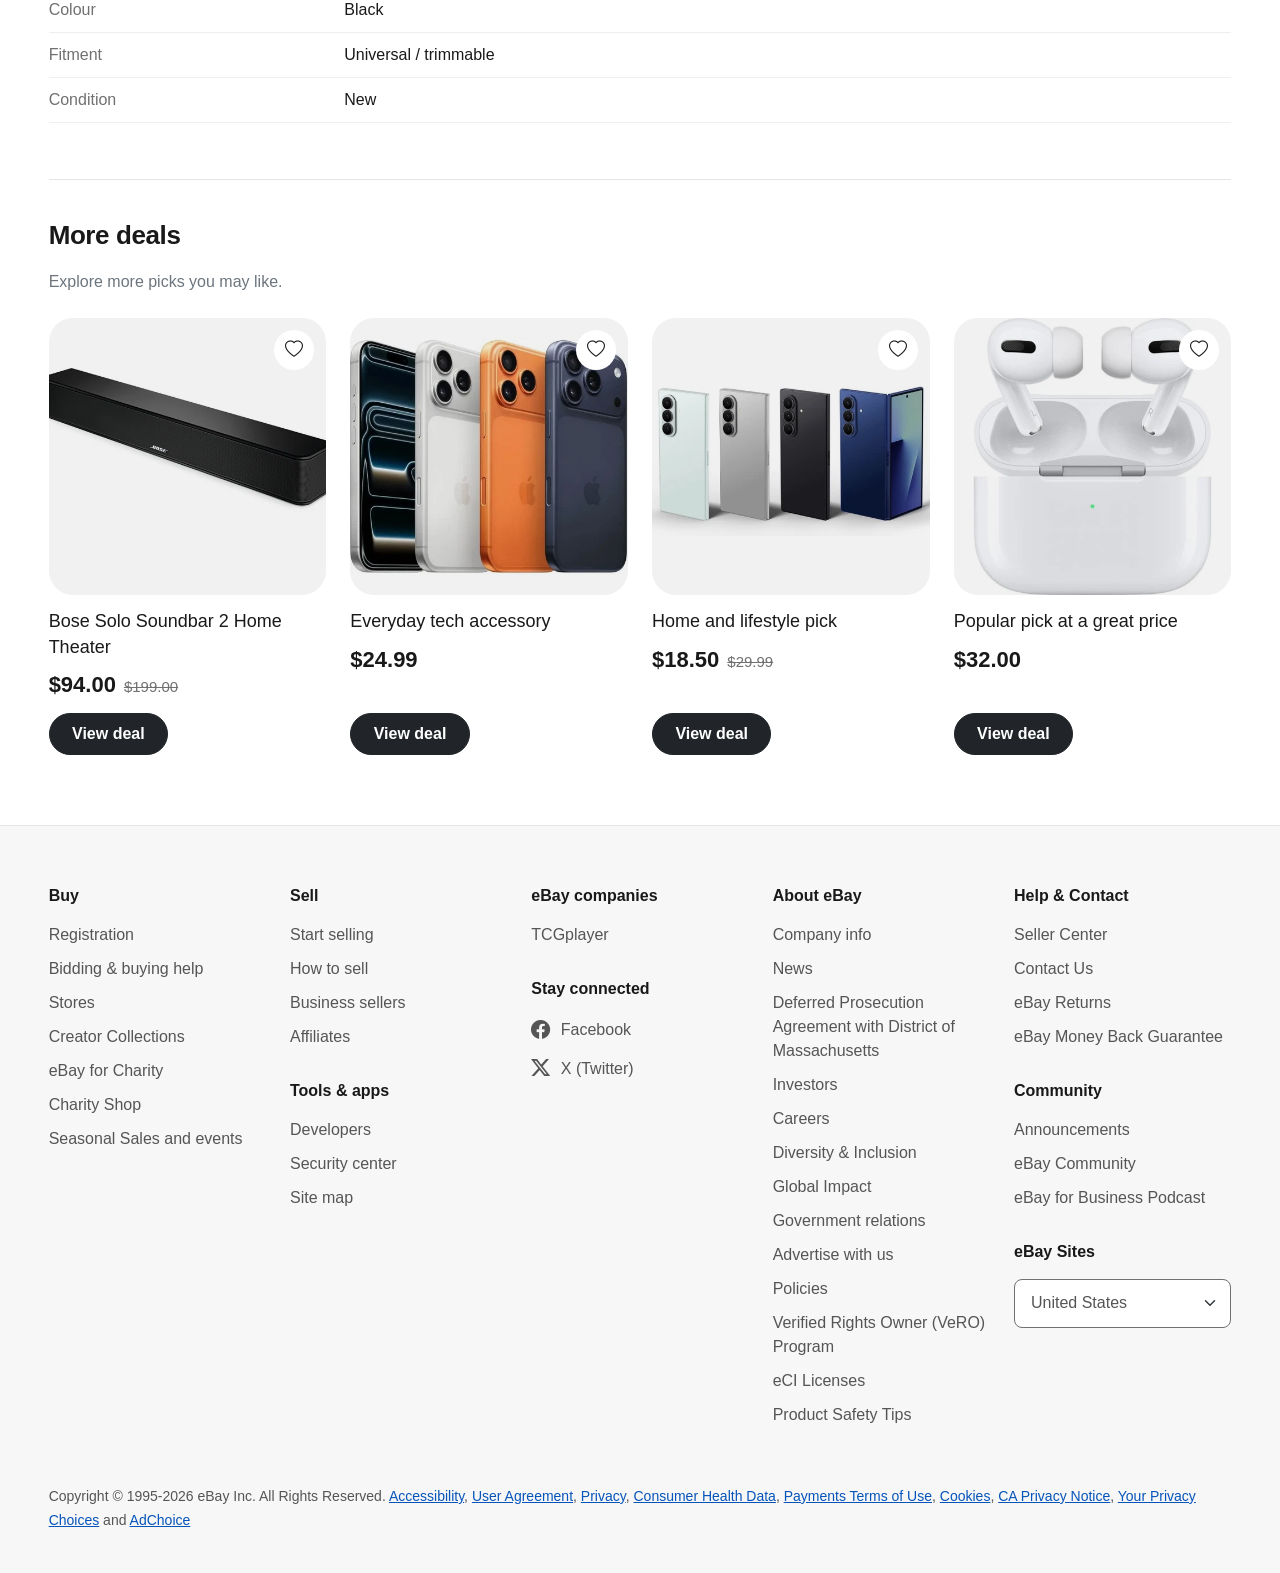
<file: ASSIGNMENT/ASSIGNMENT 2/product.html>
<!doctype html>
<html lang="en">

<head>
  <meta charset="UTF-8" />

  <!-- Makes the page fit phone screens properly -->
  <meta name="viewport" content="width=device-width, initial-scale=1.0" />

  <!-- Text shown on the browser tab -->
  <title>eBay Product - Premium Car Floor Mats</title>

  <!-- Bootstrap: ready-made styles for the grid, navbar, carousel and buttons -->
  <link href="https://cdn.jsdelivr.net/npm/bootstrap@5.3.3/dist/css/bootstrap.min.css" rel="stylesheet" />

  <!-- Bootstrap Icons: the small icons (cart, bell, heart, etc.) -->
  <link rel="stylesheet" href="https://cdn.jsdelivr.net/npm/bootstrap-icons@1.11.3/font/bootstrap-icons.min.css" />

  <!-- Our own styles (all the custom design lives in this file) -->
  <link rel="stylesheet" href="style.css" />
</head>

<body>

  <!-- ===============================
       1. TOP BAR (sign in, deals, cart)
  ================================ -->
  <div class="top-bar">

    <!-- Left side links -->
    <div class="top-left">
      <span>Hi! <a href="#">Sign in</a> or <a href="#">register</a></span>
      <a href="index.html#deals">Deals</a>
      <a href="#">Brand Outlet</a>
      <a href="#">Help &amp; Contact</a>
    </div>

    <!-- Right side links and icons -->
    <div class="top-right">
      <span><i class="bi bi-truck"></i> 54000</span>
      <a href="#">Sell <i class="bi bi-chevron-down"></i></a>
      <a href="#">Watchlist <i class="bi bi-chevron-down"></i></a>
      <a href="#">My eBay <i class="bi bi-chevron-down"></i></a>
      <a href="#" aria-label="Notifications"><i class="bi bi-bell"></i></a>
      <a href="#" aria-label="Shopping cart"><i class="bi bi-cart3"></i></a>
    </div>
  </div>


  <!-- ===============================
       2. MAIN HEADER (logo + search)
  ================================ -->
  <div class="main-header">

    <!-- Logo: each letter has its own colour class -->
    <a href="index.html" class="ebay-logo" aria-label="eBay home">
      <span class="red">e</span><span class="blue">b</span><span class="yellow">a</span><span class="green">y</span>
    </a>

    <!-- "Shop by category" button -->
    <button class="category-button">
      <span>Shop by<br />category</span>
      <i class="bi bi-chevron-down"></i>
    </button>

    <!-- Search form -->
    <form class="search-area" action="#">

      <!-- The rounded search box (icon, text field, camera, dropdown) -->
      <div class="search-box">
        <i class="bi bi-search search-icon"></i>

        <input type="search" placeholder="Search for anything" aria-label="Search for anything" />

        <button type="button" class="camera-button" aria-label="Search by image">
          <i class="bi bi-camera"></i>
        </button>

        <select aria-label="Select category">
          <option>All Categories</option>
          <option>Electronics</option>
          <option>Fashion</option>
          <option>Home and Garden</option>
          <option>Sports</option>
        </select>

        <i class="bi bi-chevron-down select-arrow"></i>
      </div>

      <!-- Blue search button and the "Advanced" link -->
      <button type="submit" class="search-button">Search</button>
      <a href="#" class="advanced-link">Advanced</a>
    </form>
  </div>


  <!-- ===============================
       3. NAVIGATION BAR
       Full row on big screens, hamburger menu on tablets and phones
  ================================ -->
  <nav class="navbar navbar-expand-xl main-navbar" aria-label="Main navigation">
    <div class="container-fluid">

      <!-- The word "Menu" (only shown on small screens) -->
      <span class="navbar-text d-xl-none fw-bold">Menu</span>

      <!-- Hamburger button (only shown on small screens) -->
      <button class="navbar-toggler" type="button" data-bs-toggle="collapse"
        data-bs-target="#mainNavMenu" aria-controls="mainNavMenu"
        aria-expanded="false" aria-label="Toggle navigation">
        <span class="navbar-toggler-icon"></span>
      </button>

      <!-- The links. They hide inside the hamburger on small screens -->
      <div class="collapse navbar-collapse" id="mainNavMenu">
        <ul class="navbar-nav w-100 justify-content-xl-between">
          <!-- "active" underlines the page we are currently on -->
          <li class="nav-item"><a class="nav-link" href="index.html">Home</a></li>
          <li class="nav-item"><a class="nav-link" href="#">Saved</a></li>
          <li class="nav-item"><a class="nav-link" href="#">Electronics</a></li>
          <li class="nav-item"><a class="nav-link" href="#">Motors</a></li>
          <li class="nav-item"><a class="nav-link" href="#">Fashion</a></li>
          <li class="nav-item"><a class="nav-link" href="#">Collectibles and art</a></li>
          <li class="nav-item"><a class="nav-link" href="#">Sports</a></li>
          <li class="nav-item"><a class="nav-link" href="#">Health and beauty</a></li>
          <li class="nav-item"><a class="nav-link" href="#">Industrial equipment</a></li>
          <li class="nav-item"><a class="nav-link" href="#">Home and garden</a></li>
          <li class="nav-item"><a class="nav-link" href="index.html#deals">Deals</a></li>
          <li class="nav-item"><a class="nav-link active" aria-current="page" href="product.html">Featured Product</a></li>
          <li class="nav-item"><a class="nav-link" href="#">Sell</a></li>
        </ul>
      </div>
    </div>
  </nav>



  <!-- ===============================
       PRODUCT DETAIL PAGE
  ================================ -->
  <main class="product-page">
    <nav aria-label="breadcrumb">
      <ol class="breadcrumb">
        <li class="breadcrumb-item"><a href="index.html">Home</a></li>
        <li class="breadcrumb-item"><a href="index.html#deals">Deals</a></li>
        <li class="breadcrumb-item active" aria-current="page">Car Accessories</li>
      </ol>
    </nav>
    <a class="product-back-link" href="index.html#deals"><i class="bi bi-arrow-left"></i> Back to deals</a>

    <section class="row g-4 g-lg-5 align-items-start" aria-labelledby="product-heading">
      <div class="col-12 col-lg-6">
        <div class="product-image-box">
          <img src="assets/floor_mat.png" alt="Set of premium black car floor mats" />
        </div>
      </div>
      <div class="col-12 col-lg-6">
        <p class="text-secondary mb-2">Featured product · Car accessories</p>
        <h1 class="product-title" id="product-heading">Premium All-Weather Car Floor Mats – Universal Fit</h1>
        <div class="product-condition">
          <span><i class="bi bi-star-fill text-warning"></i> <strong>4.8</strong> (128 reviews)</span>
          <span class="product-stock"><i class="bi bi-check-circle-fill text-success"></i> In stock</span>
        </div>
        <p class="product-price">
          <span class="product-price-current">$39.99</span>
          <span class="product-price-old">$59.99</span>
          <span class="product-price-save">You save $20.00 (33%)</span>
        </p>
        <div class="product-quantity">
          <label for="quantity" class="form-label fw-semibold">Quantity</label><br />
          <input class="product-quantity-input" id="quantity" name="quantity" type="number" min="1" max="10" value="1" />
        </div>
        <div class="product-buttons d-grid gap-3">
          <button class="btn btn-lg product-cart-btn" type="button"><i class="bi bi-cart3 me-2"></i>Add to Cart</button>
          <button class="btn btn-lg product-watch-btn" type="button"><i class="bi bi-heart me-2"></i>Add to Watchlist</button>
        </div>
        <ul class="product-info-list list-unstyled">
          <li><i class="bi bi-truck"></i><span><strong>Free shipping</strong><br />Estimated delivery in 3–5 business days.</span></li>
          <li><i class="bi bi-arrow-repeat"></i><span><strong>30-day returns</strong><br />Return the item within 30 days of delivery.</span></li>
          <li><i class="bi bi-shield-check"></i><span><strong>Secure purchase</strong><br />Shop with confidence and buyer protection.</span></li>
        </ul>
      </div>
    </section>

    <section class="product-details" aria-labelledby="description-heading">
      <h2 class="product-section-title" id="description-heading">Product description</h2>
      <p class="product-description">Protect your vehicle's interior with these durable all-weather car floor mats. The textured surface helps trap dirt, mud and moisture, while the flexible material is easy to clean and designed for everyday use.</p>
      <h3 class="h5 fw-bold mt-4 mb-3">Key features</h3>
      <ul class="product-features">
        <li>Universal design that can be trimmed for a better fit.</li>
        <li>Water-resistant, durable material for everyday protection.</li>
        <li>Textured surface helps keep shoes from slipping.</li>
        <li>Easy to remove, wash and reinstall.</li>
      </ul>
      <h3 class="h5 fw-bold mt-4 mb-3">Item specifics</h3>
      <dl class="product-specs row">
        <dt class="col-5 col-md-3">Brand</dt><dd class="col-7 col-md-9">Generic</dd>
        <dt class="col-5 col-md-3">Type</dt><dd class="col-7 col-md-9">All-weather floor mat set</dd>
        <dt class="col-5 col-md-3">Material</dt><dd class="col-7 col-md-9">Flexible rubber-like polymer</dd>
        <dt class="col-5 col-md-3">Colour</dt><dd class="col-7 col-md-9">Black</dd>
        <dt class="col-5 col-md-3">Fitment</dt><dd class="col-7 col-md-9">Universal / trimmable</dd>
        <dt class="col-5 col-md-3">Condition</dt><dd class="col-7 col-md-9">New</dd>
      </dl>
    </section>

    <section class="product-related" aria-labelledby="related-heading">
      <h2 class="product-section-title" id="related-heading">More deals</h2>
      <p class="text-secondary mb-4">Explore more picks you may like.</p>
      <div class="row row-cols-2 row-cols-md-3 row-cols-lg-4 g-3 g-md-4">
        <div class="col"><div class="deal-card">
          <div class="deal-image"><a href="product.html"><img src="assets/a/p1.webp" alt="Wireless soundbar" /></a><button class="deal-heart" type="button" aria-label="Add soundbar to watchlist"><i class="bi bi-heart"></i></button></div>
          <h3 class="deal-name"><a href="product.html">Bose Solo Soundbar 2 Home Theater</a></h3><p class="deal-price"><span class="deal-current">$94.00</span><span class="deal-old">$199.00</span></p><a class="btn btn-dark rounded-pill deal-cart-btn" href="product.html">View deal</a>
        </div></div>
        <div class="col"><div class="deal-card">
          <div class="deal-image"><a href="product.html"><img src="assets/a/p2.webp" alt="Featured electronics deal" /></a><button class="deal-heart" type="button" aria-label="Add item to watchlist"><i class="bi bi-heart"></i></button></div>
          <h3 class="deal-name"><a href="product.html">Everyday tech accessory</a></h3><p class="deal-price"><span class="deal-current">$24.99</span></p><a class="btn btn-dark rounded-pill deal-cart-btn" href="product.html">View deal</a>
        </div></div>
        <div class="col"><div class="deal-card">
          <div class="deal-image"><a href="product.html"><img src="assets/a/p3.webp" alt="Home and lifestyle deal" /></a><button class="deal-heart" type="button" aria-label="Add item to watchlist"><i class="bi bi-heart"></i></button></div>
          <h3 class="deal-name"><a href="product.html">Home and lifestyle pick</a></h3><p class="deal-price"><span class="deal-current">$18.50</span><span class="deal-old">$29.99</span></p><a class="btn btn-dark rounded-pill deal-cart-btn" href="product.html">View deal</a>
        </div></div>
        <div class="col"><div class="deal-card">
          <div class="deal-image"><a href="product.html"><img src="assets/a/p4.webp" alt="Popular shopping deal" /></a><button class="deal-heart" type="button" aria-label="Add item to watchlist"><i class="bi bi-heart"></i></button></div>
          <h3 class="deal-name"><a href="product.html">Popular pick at a great price</a></h3><p class="deal-price"><span class="deal-current">$32.00</span></p><a class="btn btn-dark rounded-pill deal-cart-btn" href="product.html">View deal</a>
        </div></div>
      </div>
    </section>
  </main>

  <!-- ===============================
       11. FOOTER
       Bootstrap grid: 1 column on phones, 2 on tablets, 5 on desktop
  ================================ -->
  <footer class="site-footer">

    <div class="row row-cols-1 row-cols-sm-2 row-cols-lg-5 g-4">

      <!-- Column 1: Buy -->
      <div class="col">
        <h3 class="footer-heading">Buy</h3>
        <ul class="footer-links">
          <li><a href="#">Registration</a></li>
          <li><a href="#">Bidding &amp; buying help</a></li>
          <li><a href="#">Stores</a></li>
          <li><a href="#">Creator Collections</a></li>
          <li><a href="#">eBay for Charity</a></li>
          <li><a href="#">Charity Shop</a></li>
          <li><a href="#">Seasonal Sales and events</a></li>
        </ul>
      </div>

      <!-- Column 2: Sell + Tools & apps -->
      <div class="col">
        <h3 class="footer-heading">Sell</h3>
        <ul class="footer-links">
          <li><a href="#">Start selling</a></li>
          <li><a href="#">How to sell</a></li>
          <li><a href="#">Business sellers</a></li>
          <li><a href="#">Affiliates</a></li>
        </ul>

        <h3 class="footer-heading footer-heading-spaced">Tools &amp; apps</h3>
        <ul class="footer-links">
          <li><a href="#">Developers</a></li>
          <li><a href="#">Security center</a></li>
          <li><a href="#">Site map</a></li>
        </ul>
      </div>

      <!-- Column 3: eBay companies + Stay connected -->
      <div class="col">
        <h3 class="footer-heading">eBay companies</h3>
        <ul class="footer-links">
          <li><a href="#">TCGplayer</a></li>
        </ul>

        <h3 class="footer-heading footer-heading-spaced">Stay connected</h3>
        <ul class="footer-links">
          <li><a href="#"><i class="bi bi-facebook footer-social-icon"></i> Facebook</a></li>
          <li><a href="#"><i class="bi bi-twitter-x footer-social-icon"></i> X (Twitter)</a></li>
        </ul>
      </div>

      <!-- Column 4: About eBay -->
      <div class="col">
        <h3 class="footer-heading">About eBay</h3>
        <ul class="footer-links">
          <li><a href="#">Company info</a></li>
          <li><a href="#">News</a></li>
          <li><a href="#">Deferred Prosecution Agreement with District of Massachusetts</a></li>
          <li><a href="#">Investors</a></li>
          <li><a href="#">Careers</a></li>
          <li><a href="#">Diversity &amp; Inclusion</a></li>
          <li><a href="#">Global Impact</a></li>
          <li><a href="#">Government relations</a></li>
          <li><a href="#">Advertise with us</a></li>
          <li><a href="#">Policies</a></li>
          <li><a href="#">Verified Rights Owner (VeRO) Program</a></li>
          <li><a href="#">eCI Licenses</a></li>
          <li><a href="#">Product Safety Tips</a></li>
        </ul>
      </div>

      <!-- Column 5: Help & Contact + Community + eBay Sites -->
      <div class="col">
        <h3 class="footer-heading">Help &amp; Contact</h3>
        <ul class="footer-links">
          <li><a href="#">Seller Center</a></li>
          <li><a href="#">Contact Us</a></li>
          <li><a href="#">eBay Returns</a></li>
          <li><a href="#">eBay Money Back Guarantee</a></li>
        </ul>

        <h3 class="footer-heading footer-heading-spaced">Community</h3>
        <ul class="footer-links">
          <li><a href="#">Announcements</a></li>
          <li><a href="#">eBay Community</a></li>
          <li><a href="#">eBay for Business Podcast</a></li>
        </ul>

        <h3 class="footer-heading footer-heading-spaced">eBay Sites</h3>
        <select class="form-select footer-country" aria-label="Choose your country">
          <option>United States</option>
          <option>United Kingdom</option>
          <option>Canada</option>
          <option>Australia</option>
          <option>Germany</option>
        </select>
      </div>

    </div>

    <!-- Copyright line at the very bottom -->
    <p class="footer-copyright">
      Copyright &copy; 1995-2026 eBay Inc. All Rights Reserved.
      <a href="#">Accessibility</a>,
      <a href="#">User Agreement</a>,
      <a href="#">Privacy</a>,
      <a href="#">Consumer Health Data</a>,
      <a href="#">Payments Terms of Use</a>,
      <a href="#">Cookies</a>,
      <a href="#">CA Privacy Notice</a>,
      <a href="#">Your Privacy Choices</a>
      and <a href="#">AdChoice</a>
    </p>
  </footer>

  <!-- Bootstrap JavaScript: makes the hamburger menu and carousel work -->
  <script src="https://cdn.jsdelivr.net/npm/bootstrap@5.3.3/dist/js/bootstrap.bundle.min.js"></script>
</body>
</html>
</file>
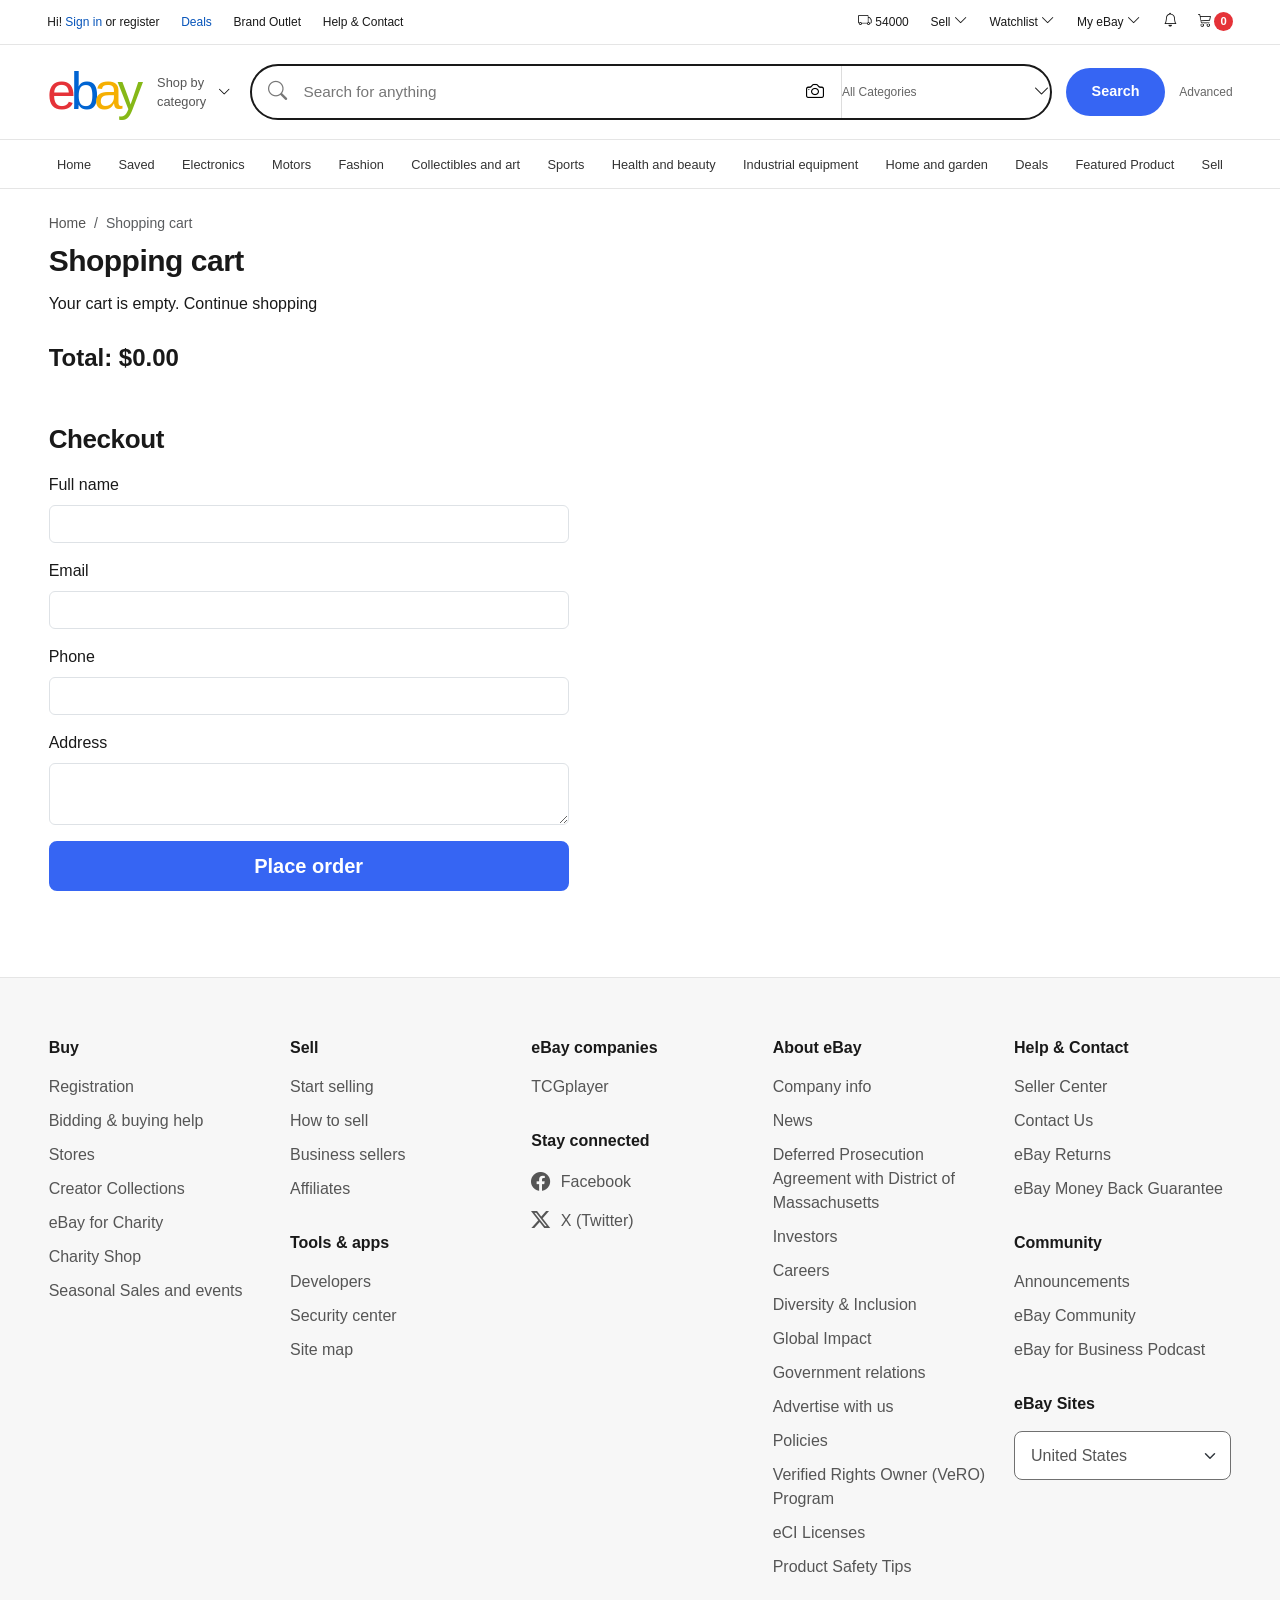
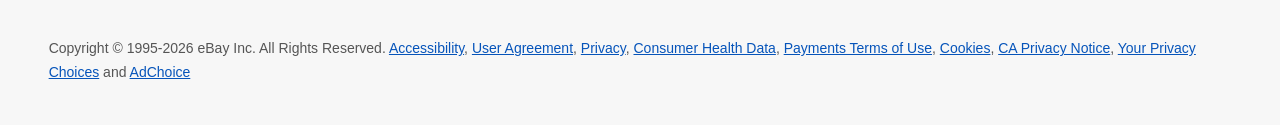
<file: ASSIGNMENT/ASSIGNMENT 3/cart.html>
<!doctype html>
<html lang="en">

<head>
  <meta charset="UTF-8" />

  <!-- Makes the page fit phone screens properly -->
  <meta name="viewport" content="width=device-width, initial-scale=1.0" />

  <!-- Text shown on the browser tab -->
  <title>eBay - Shopping Cart</title>

  <!-- Bootstrap: ready-made styles for the grid, navbar, carousel and buttons -->
  <link href="https://cdn.jsdelivr.net/npm/bootstrap@5.3.3/dist/css/bootstrap.min.css" rel="stylesheet" />

  <!-- Bootstrap Icons: the small icons (cart, bell, heart, etc.) -->
  <link rel="stylesheet" href="https://cdn.jsdelivr.net/npm/bootstrap-icons@1.11.3/font/bootstrap-icons.min.css" />

  <!-- Our own styles (all the custom design lives in this file) -->
  <link rel="stylesheet" href="style.css" />
  <link rel="icon" href="data:," />
</head>

<body>

  <!-- ===============================
       1. TOP BAR (sign in, deals, cart)
  ================================ -->
  <div class="top-bar">

    <!-- Left side links -->
    <div class="top-left">
      <span>Hi! <a href="#">Sign in</a> or <a href="#">register</a></span>
      <a href="index.html#deals">Deals</a>
      <a href="#">Brand Outlet</a>
      <a href="#">Help &amp; Contact</a>
    </div>

    <!-- Right side links and icons -->
    <div class="top-right">
      <span><i class="bi bi-truck"></i> 54000</span>
      <a href="#">Sell <i class="bi bi-chevron-down"></i></a>
      <a href="#">Watchlist <i class="bi bi-chevron-down"></i></a>
      <a href="#">My eBay <i class="bi bi-chevron-down"></i></a>
      <a href="#" aria-label="Notifications"><i class="bi bi-bell"></i></a>
      <a href="cart.html" class="cart-link" aria-label="Shopping cart"><i class="bi bi-cart3"></i><span id="cart-count" class="cart-badge">0</span></a>
    </div>
  </div>


  <!-- ===============================
       2. MAIN HEADER (logo + search)
  ================================ -->
  <div class="main-header">

    <!-- Logo: each letter has its own colour class -->
    <a href="index.html" class="ebay-logo" aria-label="eBay home">
      <span class="red">e</span><span class="blue">b</span><span class="yellow">a</span><span class="green">y</span>
    </a>

    <!-- "Shop by category" button -->
    <button class="category-button">
      <span>Shop by<br />category</span>
      <i class="bi bi-chevron-down"></i>
    </button>

    <!-- Search form -->
    <form class="search-area" action="#">

      <!-- The rounded search box (icon, text field, camera, dropdown) -->
      <div class="search-box">
        <i class="bi bi-search search-icon"></i>

        <input type="search" placeholder="Search for anything" aria-label="Search for anything" />

        <button type="button" class="camera-button" aria-label="Search by image">
          <i class="bi bi-camera"></i>
        </button>

        <select aria-label="Select category">
          <option>All Categories</option>
          <option>Electronics</option>
          <option>Fashion</option>
          <option>Home and Garden</option>
          <option>Sports</option>
        </select>

        <i class="bi bi-chevron-down select-arrow"></i>
      </div>

      <!-- Blue search button and the "Advanced" link -->
      <button type="submit" class="search-button">Search</button>
      <a href="#" class="advanced-link">Advanced</a>
    </form>
  </div>


  <!-- ===============================
       3. NAVIGATION BAR
       Full row on big screens, hamburger menu on tablets and phones
  ================================ -->
  <nav class="navbar navbar-expand-xl main-navbar" aria-label="Main navigation">
    <div class="container-fluid">

      <!-- The word "Menu" (only shown on small screens) -->
      <span class="navbar-text d-xl-none fw-bold">Menu</span>

      <!-- Hamburger button (only shown on small screens) -->
      <button class="navbar-toggler" type="button" data-bs-toggle="collapse"
        data-bs-target="#mainNavMenu" aria-controls="mainNavMenu"
        aria-expanded="false" aria-label="Toggle navigation">
        <span class="navbar-toggler-icon"></span>
      </button>

      <!-- The links. They hide inside the hamburger on small screens -->
      <div class="collapse navbar-collapse" id="mainNavMenu">
        <ul class="navbar-nav w-100 justify-content-xl-between">
          <li class="nav-item"><a class="nav-link" href="index.html">Home</a></li>
          <li class="nav-item"><a class="nav-link" href="#">Saved</a></li>
          <li class="nav-item"><a class="nav-link" href="#">Electronics</a></li>
          <li class="nav-item"><a class="nav-link" href="#">Motors</a></li>
          <li class="nav-item"><a class="nav-link" href="#">Fashion</a></li>
          <li class="nav-item"><a class="nav-link" href="#">Collectibles and art</a></li>
          <li class="nav-item"><a class="nav-link" href="#">Sports</a></li>
          <li class="nav-item"><a class="nav-link" href="#">Health and beauty</a></li>
          <li class="nav-item"><a class="nav-link" href="#">Industrial equipment</a></li>
          <li class="nav-item"><a class="nav-link" href="#">Home and garden</a></li>
          <li class="nav-item"><a class="nav-link" href="index.html#deals">Deals</a></li>
          <li class="nav-item"><a class="nav-link" href="product.html">Featured Product</a></li>
          <li class="nav-item"><a class="nav-link" href="#">Sell</a></li>
        </ul>
      </div>
    </div>
  </nav>


  <!-- ===============================
       CART + CHECKOUT PAGE
  ================================ -->
  <main class="product-page">
    <nav aria-label="breadcrumb">
      <ol class="breadcrumb">
        <li class="breadcrumb-item"><a href="index.html">Home</a></li>
        <li class="breadcrumb-item active" aria-current="page">Shopping cart</li>
      </ol>
    </nav>

    <h1 class="product-title">Shopping cart</h1>

    <!-- cart-page.js fills this with the cart items -->
    <div id="cart-items"></div>

    <p class="fs-4 fw-bold mt-4">Total: <span id="cart-total">$0.00</span></p>

    <!-- Checkout form: novalidate so OUR regex checks run, not the browser's -->
    <form id="checkout-form" novalidate class="mt-5" style="max-width:520px">
      <h2 class="product-section-title">Checkout</h2>

      <div class="mb-3">
        <label class="form-label" for="name">Full name</label>
        <input class="form-control" id="name" name="name" autocomplete="name">
        <div class="invalid-feedback"></div>
      </div>

      <div class="mb-3">
        <label class="form-label" for="email">Email</label>
        <input class="form-control" id="email" name="email" autocomplete="email">
        <div class="invalid-feedback"></div>
      </div>

      <div class="mb-3">
        <label class="form-label" for="phone">Phone</label>
        <input class="form-control" id="phone" name="phone" autocomplete="tel">
        <div class="invalid-feedback"></div>
      </div>

      <div class="mb-3">
        <label class="form-label" for="address">Address</label>
        <textarea class="form-control" id="address" name="address" rows="2" autocomplete="street-address"></textarea>
        <div class="invalid-feedback"></div>
      </div>

      <button class="btn btn-lg product-cart-btn w-100" type="submit">Place order</button>
      <p id="form-success" class="text-success fw-bold mt-3"></p>
    </form>
  </main>


  <!-- ===============================
       FOOTER
  ================================ -->
  <footer class="site-footer">

    <div class="row row-cols-1 row-cols-sm-2 row-cols-lg-5 g-4">

      <div class="col">
        <h3 class="footer-heading">Buy</h3>
        <ul class="footer-links">
          <li><a href="#">Registration</a></li>
          <li><a href="#">Bidding &amp; buying help</a></li>
          <li><a href="#">Stores</a></li>
          <li><a href="#">Creator Collections</a></li>
          <li><a href="#">eBay for Charity</a></li>
          <li><a href="#">Charity Shop</a></li>
          <li><a href="#">Seasonal Sales and events</a></li>
        </ul>
      </div>

      <div class="col">
        <h3 class="footer-heading">Sell</h3>
        <ul class="footer-links">
          <li><a href="#">Start selling</a></li>
          <li><a href="#">How to sell</a></li>
          <li><a href="#">Business sellers</a></li>
          <li><a href="#">Affiliates</a></li>
        </ul>

        <h3 class="footer-heading footer-heading-spaced">Tools &amp; apps</h3>
        <ul class="footer-links">
          <li><a href="#">Developers</a></li>
          <li><a href="#">Security center</a></li>
          <li><a href="#">Site map</a></li>
        </ul>
      </div>

      <div class="col">
        <h3 class="footer-heading">eBay companies</h3>
        <ul class="footer-links">
          <li><a href="#">TCGplayer</a></li>
        </ul>

        <h3 class="footer-heading footer-heading-spaced">Stay connected</h3>
        <ul class="footer-links">
          <li><a href="#"><i class="bi bi-facebook footer-social-icon"></i> Facebook</a></li>
          <li><a href="#"><i class="bi bi-twitter-x footer-social-icon"></i> X (Twitter)</a></li>
        </ul>
      </div>

      <div class="col">
        <h3 class="footer-heading">About eBay</h3>
        <ul class="footer-links">
          <li><a href="#">Company info</a></li>
          <li><a href="#">News</a></li>
          <li><a href="#">Deferred Prosecution Agreement with District of Massachusetts</a></li>
          <li><a href="#">Investors</a></li>
          <li><a href="#">Careers</a></li>
          <li><a href="#">Diversity &amp; Inclusion</a></li>
          <li><a href="#">Global Impact</a></li>
          <li><a href="#">Government relations</a></li>
          <li><a href="#">Advertise with us</a></li>
          <li><a href="#">Policies</a></li>
          <li><a href="#">Verified Rights Owner (VeRO) Program</a></li>
          <li><a href="#">eCI Licenses</a></li>
          <li><a href="#">Product Safety Tips</a></li>
        </ul>
      </div>

      <div class="col">
        <h3 class="footer-heading">Help &amp; Contact</h3>
        <ul class="footer-links">
          <li><a href="#">Seller Center</a></li>
          <li><a href="#">Contact Us</a></li>
          <li><a href="#">eBay Returns</a></li>
          <li><a href="#">eBay Money Back Guarantee</a></li>
        </ul>

        <h3 class="footer-heading footer-heading-spaced">Community</h3>
        <ul class="footer-links">
          <li><a href="#">Announcements</a></li>
          <li><a href="#">eBay Community</a></li>
          <li><a href="#">eBay for Business Podcast</a></li>
        </ul>

        <h3 class="footer-heading footer-heading-spaced">eBay Sites</h3>
        <select class="form-select footer-country" aria-label="Choose your country">
          <option>United States</option>
          <option>United Kingdom</option>
          <option>Canada</option>
          <option>Australia</option>
          <option>Germany</option>
        </select>
      </div>

    </div>

    <!-- Copyright line at the very bottom -->
    <p class="footer-copyright">
      Copyright &copy; 1995-2026 eBay Inc. All Rights Reserved.
      <a href="#">Accessibility</a>,
      <a href="#">User Agreement</a>,
      <a href="#">Privacy</a>,
      <a href="#">Consumer Health Data</a>,
      <a href="#">Payments Terms of Use</a>,
      <a href="#">Cookies</a>,
      <a href="#">CA Privacy Notice</a>,
      <a href="#">Your Privacy Choices</a>
      and <a href="#">AdChoice</a>
    </p>
  </footer>

  <!-- Bootstrap JavaScript: makes the hamburger menu work -->
  <script src="https://cdn.jsdelivr.net/npm/bootstrap@5.3.3/dist/js/bootstrap.bundle.min.js"></script>

  <!-- Our JavaScript: cart.js FIRST (shared cart code), then this page's script -->
  <script src="cart.js"></script>
  <script src="cart-page.js"></script>
</body>

</html>
</file>
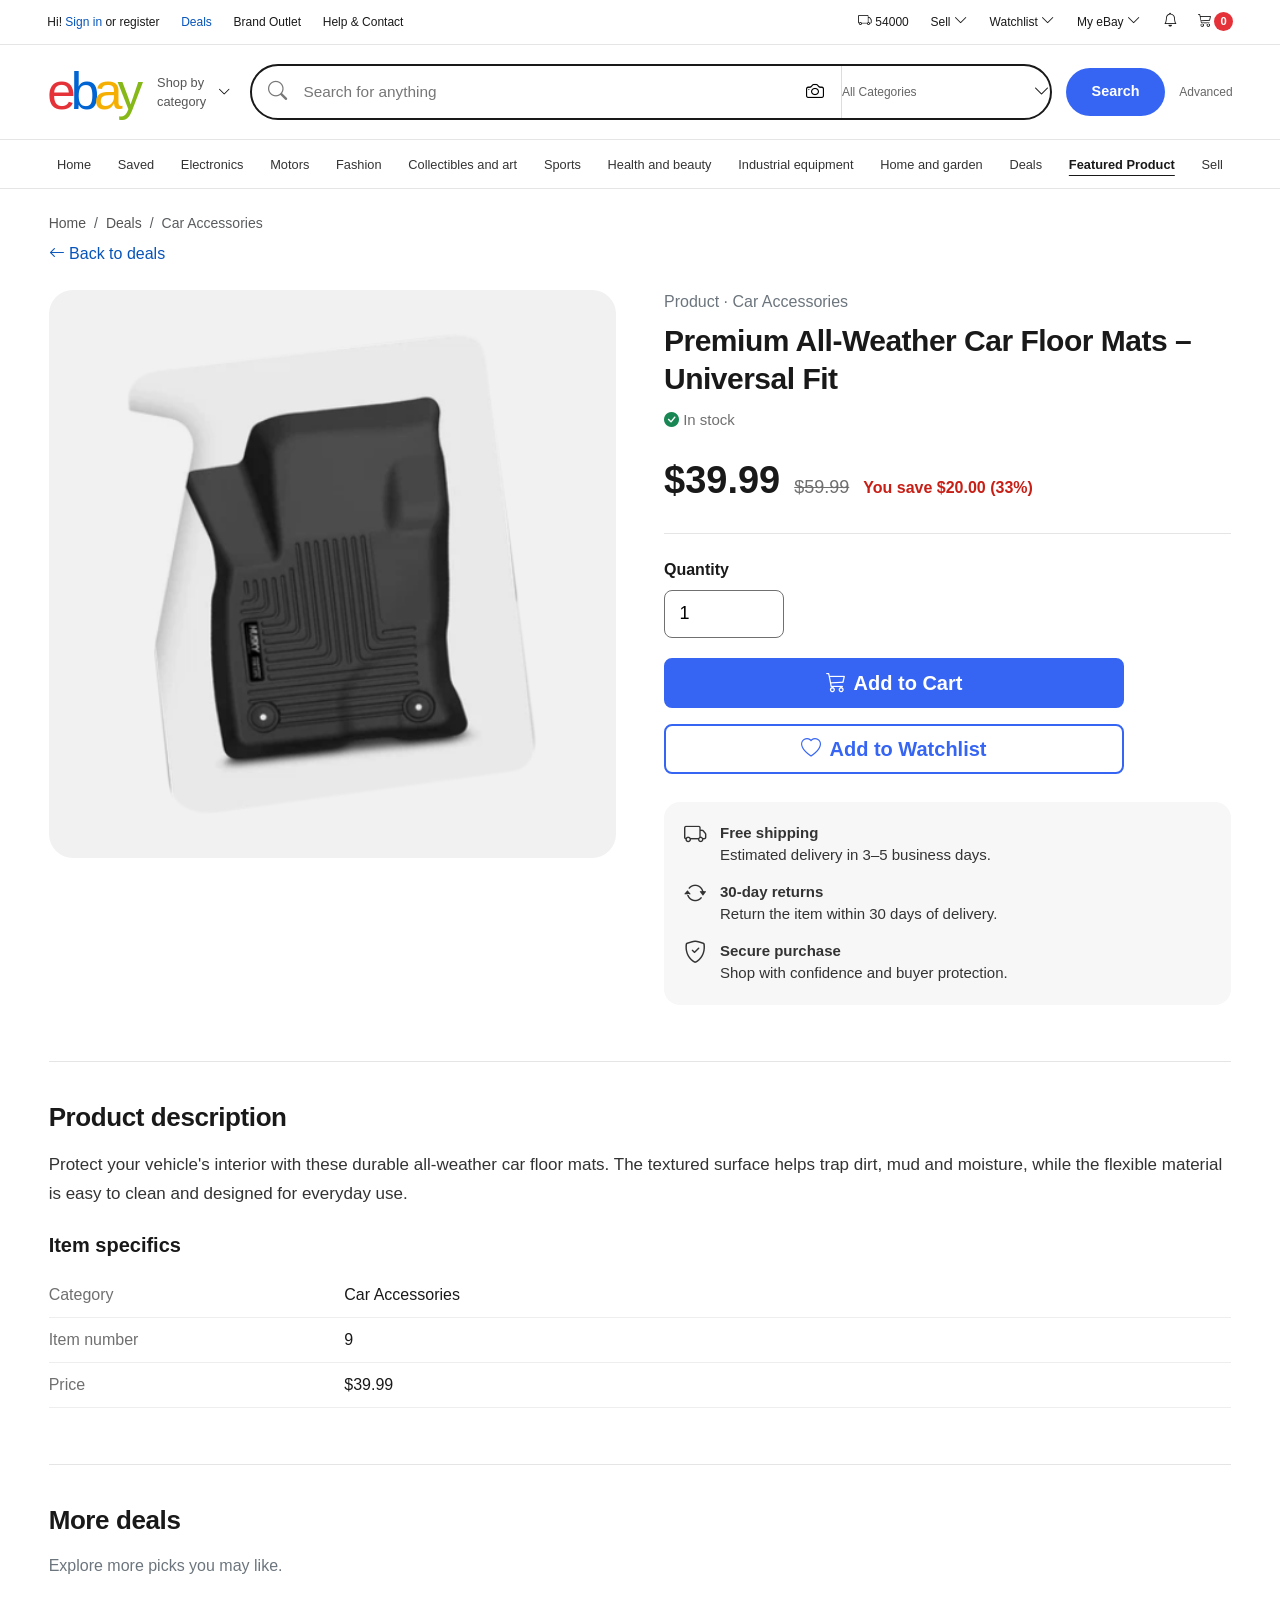
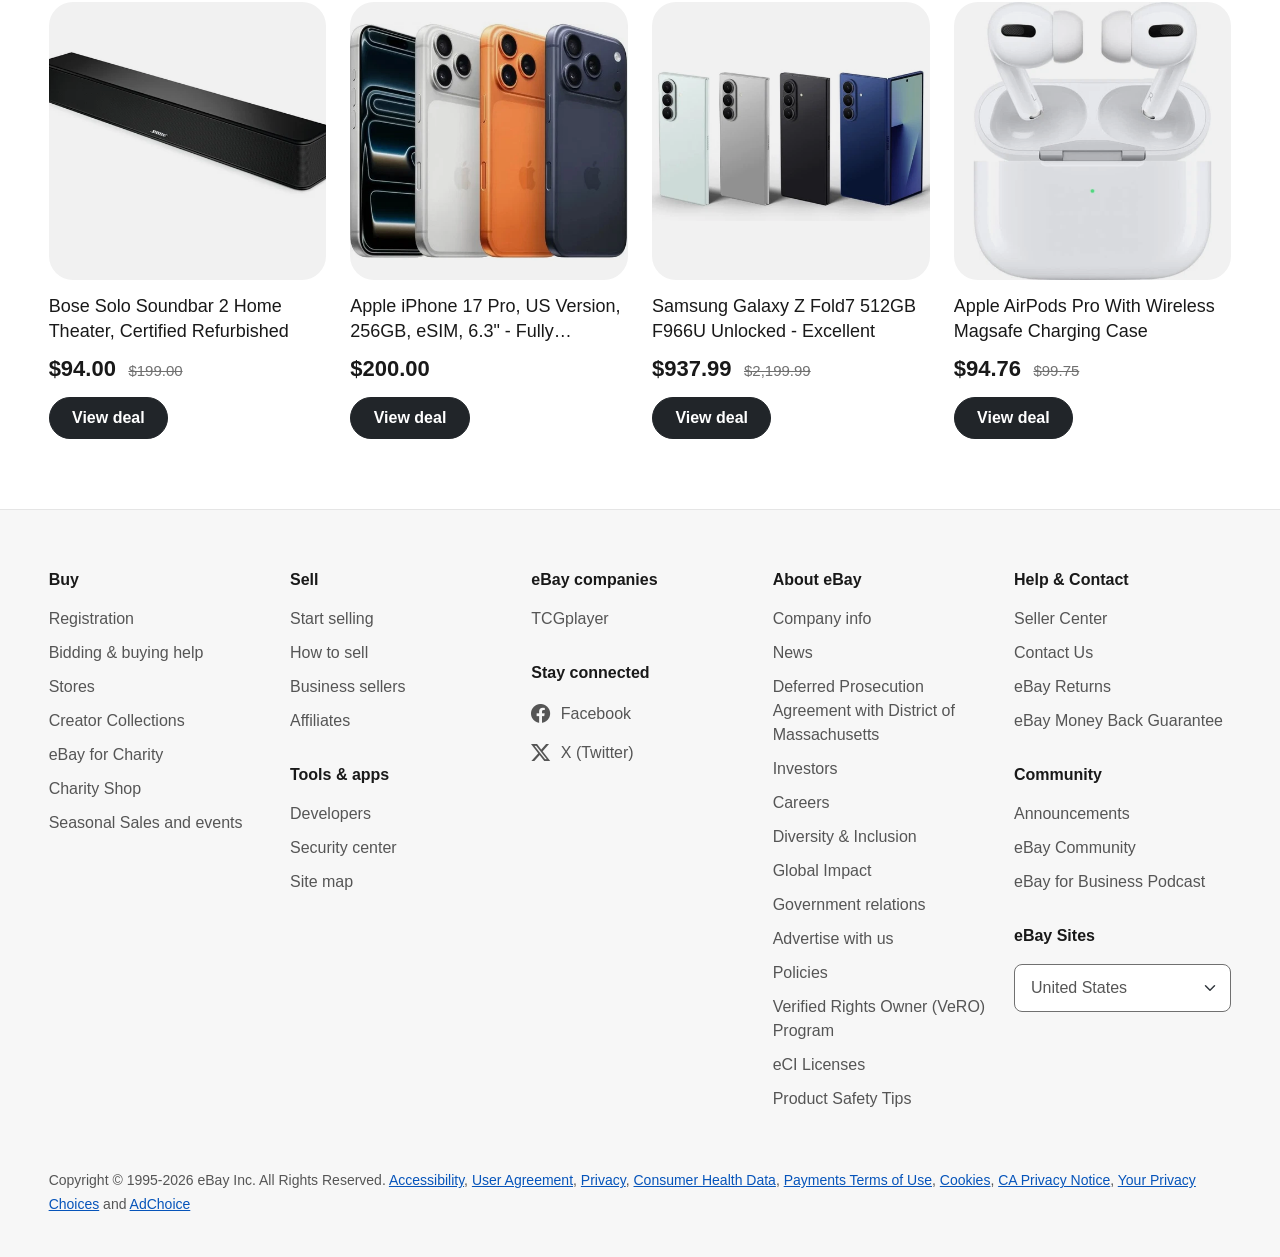
<file: ASSIGNMENT/ASSIGNMENT 3/product.html>
<!doctype html>
<html lang="en">

<head>
  <meta charset="UTF-8" />

  <!-- Makes the page fit phone screens properly -->
  <meta name="viewport" content="width=device-width, initial-scale=1.0" />

  <!-- Text shown on the browser tab (product.js sets the real name) -->
  <title>eBay Product</title>

  <!-- Bootstrap: ready-made styles for the grid, navbar, carousel and buttons -->
  <link href="https://cdn.jsdelivr.net/npm/bootstrap@5.3.3/dist/css/bootstrap.min.css" rel="stylesheet" />

  <!-- Bootstrap Icons: the small icons (cart, bell, heart, etc.) -->
  <link rel="stylesheet" href="https://cdn.jsdelivr.net/npm/bootstrap-icons@1.11.3/font/bootstrap-icons.min.css" />

  <!-- Our own styles (all the custom design lives in this file) -->
  <link rel="stylesheet" href="style.css" />
  <link rel="icon" href="data:," />
</head>

<body>

  <!-- ===============================
       1. TOP BAR (sign in, deals, cart)
  ================================ -->
  <div class="top-bar">

    <!-- Left side links -->
    <div class="top-left">
      <span>Hi! <a href="#">Sign in</a> or <a href="#">register</a></span>
      <a href="index.html#deals">Deals</a>
      <a href="#">Brand Outlet</a>
      <a href="#">Help &amp; Contact</a>
    </div>

    <!-- Right side links and icons -->
    <div class="top-right">
      <span><i class="bi bi-truck"></i> 54000</span>
      <a href="#">Sell <i class="bi bi-chevron-down"></i></a>
      <a href="#">Watchlist <i class="bi bi-chevron-down"></i></a>
      <a href="#">My eBay <i class="bi bi-chevron-down"></i></a>
      <a href="#" aria-label="Notifications"><i class="bi bi-bell"></i></a>
      <a href="cart.html" class="cart-link" aria-label="Shopping cart"><i class="bi bi-cart3"></i><span id="cart-count" class="cart-badge">0</span></a>
    </div>
  </div>


  <!-- ===============================
       2. MAIN HEADER (logo + search)
  ================================ -->
  <div class="main-header">

    <!-- Logo: each letter has its own colour class -->
    <a href="index.html" class="ebay-logo" aria-label="eBay home">
      <span class="red">e</span><span class="blue">b</span><span class="yellow">a</span><span class="green">y</span>
    </a>

    <!-- "Shop by category" button -->
    <button class="category-button">
      <span>Shop by<br />category</span>
      <i class="bi bi-chevron-down"></i>
    </button>

    <!-- Search form -->
    <form class="search-area" action="#">

      <!-- The rounded search box (icon, text field, camera, dropdown) -->
      <div class="search-box">
        <i class="bi bi-search search-icon"></i>

        <input type="search" placeholder="Search for anything" aria-label="Search for anything" />

        <button type="button" class="camera-button" aria-label="Search by image">
          <i class="bi bi-camera"></i>
        </button>

        <select aria-label="Select category">
          <option>All Categories</option>
          <option>Electronics</option>
          <option>Fashion</option>
          <option>Home and Garden</option>
          <option>Sports</option>
        </select>

        <i class="bi bi-chevron-down select-arrow"></i>
      </div>

      <!-- Blue search button and the "Advanced" link -->
      <button type="submit" class="search-button">Search</button>
      <a href="#" class="advanced-link">Advanced</a>
    </form>
  </div>


  <!-- ===============================
       3. NAVIGATION BAR
       Full row on big screens, hamburger menu on tablets and phones
  ================================ -->
  <nav class="navbar navbar-expand-xl main-navbar" aria-label="Main navigation">
    <div class="container-fluid">

      <!-- The word "Menu" (only shown on small screens) -->
      <span class="navbar-text d-xl-none fw-bold">Menu</span>

      <!-- Hamburger button (only shown on small screens) -->
      <button class="navbar-toggler" type="button" data-bs-toggle="collapse"
        data-bs-target="#mainNavMenu" aria-controls="mainNavMenu"
        aria-expanded="false" aria-label="Toggle navigation">
        <span class="navbar-toggler-icon"></span>
      </button>

      <!-- The links. They hide inside the hamburger on small screens -->
      <div class="collapse navbar-collapse" id="mainNavMenu">
        <ul class="navbar-nav w-100 justify-content-xl-between">
          <!-- "active" underlines the page we are currently on -->
          <li class="nav-item"><a class="nav-link" href="index.html">Home</a></li>
          <li class="nav-item"><a class="nav-link" href="#">Saved</a></li>
          <li class="nav-item"><a class="nav-link" href="#">Electronics</a></li>
          <li class="nav-item"><a class="nav-link" href="#">Motors</a></li>
          <li class="nav-item"><a class="nav-link" href="#">Fashion</a></li>
          <li class="nav-item"><a class="nav-link" href="#">Collectibles and art</a></li>
          <li class="nav-item"><a class="nav-link" href="#">Sports</a></li>
          <li class="nav-item"><a class="nav-link" href="#">Health and beauty</a></li>
          <li class="nav-item"><a class="nav-link" href="#">Industrial equipment</a></li>
          <li class="nav-item"><a class="nav-link" href="#">Home and garden</a></li>
          <li class="nav-item"><a class="nav-link" href="index.html#deals">Deals</a></li>
          <li class="nav-item"><a class="nav-link active" aria-current="page" href="product.html">Featured Product</a></li>
          <li class="nav-item"><a class="nav-link" href="#">Sell</a></li>
        </ul>
      </div>
    </div>
  </nav>



  <!-- ===============================
       PRODUCT DETAIL PAGE
       Empty placeholders: product.js fills them from products.json
       using the ?id= number in the page address
  ================================ -->
  <main class="product-page">
    <nav aria-label="breadcrumb">
      <ol class="breadcrumb">
        <li class="breadcrumb-item"><a href="index.html">Home</a></li>
        <li class="breadcrumb-item"><a href="index.html#deals">Deals</a></li>
        <li class="breadcrumb-item active" aria-current="page" id="breadcrumb-category">Product</li>
      </ol>
    </nav>
    <a class="product-back-link" href="index.html#deals"><i class="bi bi-arrow-left"></i> Back to deals</a>

    <section class="row g-4 g-lg-5 align-items-start" aria-labelledby="product-heading">
      <div class="col-12 col-lg-6">
        <div class="product-image-box">
          <img id="product-image" src="data:," alt="" />
        </div>
      </div>
      <div class="col-12 col-lg-6">
        <p class="text-secondary mb-2" id="product-category">Product</p>
        <h1 class="product-title" id="product-heading">Loading...</h1>
        <div class="product-condition">
          <span class="product-stock"><i class="bi bi-check-circle-fill text-success"></i> In stock</span>
        </div>
        <p class="product-price">
          <span class="product-price-current" id="price-current"></span>
          <span class="product-price-old" id="price-old"></span>
          <span class="product-price-save" id="price-save"></span>
        </p>
        <div class="product-quantity">
          <label for="quantity" class="form-label fw-semibold">Quantity</label><br />
          <input class="product-quantity-input" id="quantity" name="quantity" type="number" min="1" max="10" value="1" />
        </div>
        <div class="product-buttons d-grid gap-3">
          <button class="btn btn-lg product-cart-btn" type="button"><i class="bi bi-cart3 me-2"></i>Add to Cart</button>
          <button class="btn btn-lg product-watch-btn" type="button"><i class="bi bi-heart me-2"></i>Add to Watchlist</button>
        </div>
        <ul class="product-info-list list-unstyled">
          <li><i class="bi bi-truck"></i><span><strong>Free shipping</strong><br />Estimated delivery in 3–5 business days.</span></li>
          <li><i class="bi bi-arrow-repeat"></i><span><strong>30-day returns</strong><br />Return the item within 30 days of delivery.</span></li>
          <li><i class="bi bi-shield-check"></i><span><strong>Secure purchase</strong><br />Shop with confidence and buyer protection.</span></li>
        </ul>
      </div>
    </section>

    <section class="product-details" aria-labelledby="description-heading">
      <h2 class="product-section-title" id="description-heading">Product description</h2>
      <p class="product-description" id="product-description"></p>
      <h3 class="h5 fw-bold mt-4 mb-3">Item specifics</h3>
      <dl class="product-specs row" id="product-specs"></dl>
    </section>

    <section class="product-related" aria-labelledby="related-heading">
      <h2 class="product-section-title" id="related-heading">More deals</h2>
      <p class="text-secondary mb-4">Explore more picks you may like.</p>
      <div class="row row-cols-2 row-cols-md-3 row-cols-lg-4 g-3 g-md-4" id="related-grid"></div>
    </section>
  </main>

  <!-- ===============================
       11. FOOTER
       Bootstrap grid: 1 column on phones, 2 on tablets, 5 on desktop
  ================================ -->
  <footer class="site-footer">

    <div class="row row-cols-1 row-cols-sm-2 row-cols-lg-5 g-4">

      <!-- Column 1: Buy -->
      <div class="col">
        <h3 class="footer-heading">Buy</h3>
        <ul class="footer-links">
          <li><a href="#">Registration</a></li>
          <li><a href="#">Bidding &amp; buying help</a></li>
          <li><a href="#">Stores</a></li>
          <li><a href="#">Creator Collections</a></li>
          <li><a href="#">eBay for Charity</a></li>
          <li><a href="#">Charity Shop</a></li>
          <li><a href="#">Seasonal Sales and events</a></li>
        </ul>
      </div>

      <!-- Column 2: Sell + Tools & apps -->
      <div class="col">
        <h3 class="footer-heading">Sell</h3>
        <ul class="footer-links">
          <li><a href="#">Start selling</a></li>
          <li><a href="#">How to sell</a></li>
          <li><a href="#">Business sellers</a></li>
          <li><a href="#">Affiliates</a></li>
        </ul>

        <h3 class="footer-heading footer-heading-spaced">Tools &amp; apps</h3>
        <ul class="footer-links">
          <li><a href="#">Developers</a></li>
          <li><a href="#">Security center</a></li>
          <li><a href="#">Site map</a></li>
        </ul>
      </div>

      <!-- Column 3: eBay companies + Stay connected -->
      <div class="col">
        <h3 class="footer-heading">eBay companies</h3>
        <ul class="footer-links">
          <li><a href="#">TCGplayer</a></li>
        </ul>

        <h3 class="footer-heading footer-heading-spaced">Stay connected</h3>
        <ul class="footer-links">
          <li><a href="#"><i class="bi bi-facebook footer-social-icon"></i> Facebook</a></li>
          <li><a href="#"><i class="bi bi-twitter-x footer-social-icon"></i> X (Twitter)</a></li>
        </ul>
      </div>

      <!-- Column 4: About eBay -->
      <div class="col">
        <h3 class="footer-heading">About eBay</h3>
        <ul class="footer-links">
          <li><a href="#">Company info</a></li>
          <li><a href="#">News</a></li>
          <li><a href="#">Deferred Prosecution Agreement with District of Massachusetts</a></li>
          <li><a href="#">Investors</a></li>
          <li><a href="#">Careers</a></li>
          <li><a href="#">Diversity &amp; Inclusion</a></li>
          <li><a href="#">Global Impact</a></li>
          <li><a href="#">Government relations</a></li>
          <li><a href="#">Advertise with us</a></li>
          <li><a href="#">Policies</a></li>
          <li><a href="#">Verified Rights Owner (VeRO) Program</a></li>
          <li><a href="#">eCI Licenses</a></li>
          <li><a href="#">Product Safety Tips</a></li>
        </ul>
      </div>

      <!-- Column 5: Help & Contact + Community + eBay Sites -->
      <div class="col">
        <h3 class="footer-heading">Help &amp; Contact</h3>
        <ul class="footer-links">
          <li><a href="#">Seller Center</a></li>
          <li><a href="#">Contact Us</a></li>
          <li><a href="#">eBay Returns</a></li>
          <li><a href="#">eBay Money Back Guarantee</a></li>
        </ul>

        <h3 class="footer-heading footer-heading-spaced">Community</h3>
        <ul class="footer-links">
          <li><a href="#">Announcements</a></li>
          <li><a href="#">eBay Community</a></li>
          <li><a href="#">eBay for Business Podcast</a></li>
        </ul>

        <h3 class="footer-heading footer-heading-spaced">eBay Sites</h3>
        <select class="form-select footer-country" aria-label="Choose your country">
          <option>United States</option>
          <option>United Kingdom</option>
          <option>Canada</option>
          <option>Australia</option>
          <option>Germany</option>
        </select>
      </div>

    </div>

    <!-- Copyright line at the very bottom -->
    <p class="footer-copyright">
      Copyright &copy; 1995-2026 eBay Inc. All Rights Reserved.
      <a href="#">Accessibility</a>,
      <a href="#">User Agreement</a>,
      <a href="#">Privacy</a>,
      <a href="#">Consumer Health Data</a>,
      <a href="#">Payments Terms of Use</a>,
      <a href="#">Cookies</a>,
      <a href="#">CA Privacy Notice</a>,
      <a href="#">Your Privacy Choices</a>
      and <a href="#">AdChoice</a>
    </p>
  </footer>

  <!-- Bootstrap JavaScript: makes the hamburger menu and carousel work -->
  <script src="https://cdn.jsdelivr.net/npm/bootstrap@5.3.3/dist/js/bootstrap.bundle.min.js"></script>

  <!-- Our JavaScript: cart.js FIRST (shared cart code), then this page's script -->
  <script src="cart.js"></script>
  <script src="product.js"></script>
</body>

</html>
</file>
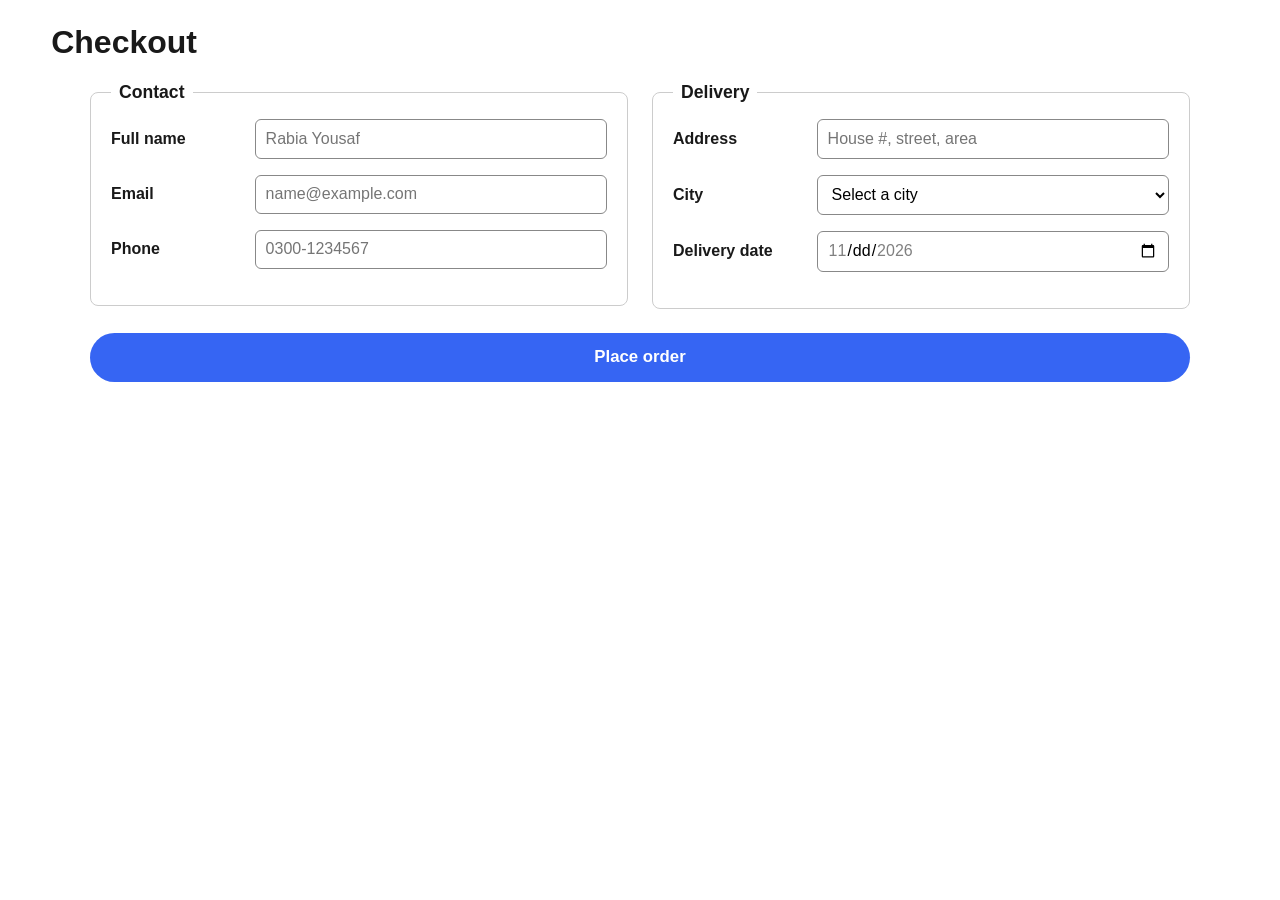
<file: midterm/ASSIGNMENT 2/checkout.html>
<!doctype html>
<html lang="en">
<head>
  <meta charset="UTF-8">
  <meta name="viewport" content="width=device-width, initial-scale=1">
  <title>Checkout</title>

  <style>
    * { box-sizing: border-box; }

    body {
      margin: 0;
      padding: 1.5rem 4%;
      font-family: Arial, Helvetica, sans-serif;
      color: #191919;
      background: #fff;
    }

    h1 { margin-top: 0; }

    /* ---------- Small screens: everything in ONE column ---------- */
    .checkout-form {
      display: grid;
      grid-template-columns: 1fr;
      gap: 1.5rem;
      max-width: 1100px;
      margin: 0 auto;
    }

    fieldset {
      margin: 0;
      padding: 1rem 1.25rem 1.25rem;
      border: 1px solid #ccc;
      border-radius: 8px;
    }

    legend {
      padding: 0 0.5rem;
      font-weight: 700;
      font-size: 1.1rem;
    }

    /* One row per field: label + input (+ error message under the input) */
    .field {
      display: grid;
      grid-template-columns: 1fr;           /* label ABOVE input on small screens */
      gap: 0.3rem;
      margin-bottom: 1rem;
    }

    label { font-weight: 600; }

    input,
    select {
      width: 100%;
      padding: 0.6rem;
      font: inherit;
      border: 1px solid #888;
      border-radius: 6px;
      background: #fff;
    }

    /* Error messages are hidden until the field is touched AND invalid */
    .error {
      display: none;
      color: #c00;
      font-size: 0.85rem;
    }

    /* Red border + message ONLY after the user has interacted */
    input:user-invalid,
    select:user-invalid {
      border-color: #c00;
      border-width: 2px;
    }

    input:user-invalid ~ .error,
    select:user-invalid ~ .error {
      display: block;
    }

    /* Submit button: full width at every size */
    .submit-btn {
      width: 100%;
      padding: 0.9rem;
      font-size: 1.05rem;
      font-weight: 700;
      color: #fff;
      background: #3665f3;
      border: 0;
      border-radius: 999px;
      cursor: pointer;
    }

    .submit-btn:hover { background: #0654ba; }

    /* ---------- From BP and wider ---------- */
    @media (min-width: 768px) {
      /* Two fieldsets side by side; button spans both columns */
      .checkout-form {
        grid-template-columns: 1fr 1fr;
        align-items: start;
      }

      .submit-btn { grid-column: 1 / -1; }

      /* Labels in a column on the left, inputs on the right */
      .field {
        grid-template-columns: 8rem 1fr;
        align-items: center;
        column-gap: 1rem;
      }

      /* Error message sits under the input (right column) */
      .field .error { grid-column: 2; }
    }
  </style>
</head>

<body>
  <h1>Checkout</h1>

  <form class="checkout-form" action="#" method="get">

    <!-- ===== Fieldset 1: Contact ===== -->
    <fieldset>
      <legend>Contact</legend>

      <div class="field">
        <label for="fullname">Full name</label>
        <input type="text" id="fullname" name="fullname" required
               minlength="3" autocomplete="name" placeholder="Rabia Yousaf">
        <span class="error">Please enter your full name (at least 3 characters).</span>
      </div>

      <div class="field">
        <label for="email">Email</label>
        <input type="email" id="email" name="email" required
               autocomplete="email" placeholder="name@example.com">
        <span class="error">Enter a valid email address.</span>
      </div>

      <div class="field">
        <label for="phone">Phone</label>
        <input type="tel" id="phone" name="phone" required
               pattern="03[0-9]{2}-[0-9]{7}"
               title="Format: 03XX-XXXXXXX"
               autocomplete="tel" placeholder="0300-1234567">
        <span class="error">Use the format 03XX-XXXXXXX.</span>
      </div>
    </fieldset>

    <!-- ===== Fieldset 2: Delivery ===== -->
    <fieldset>
      <legend>Delivery</legend>

      <div class="field">
        <label for="address">Address</label>
        <input type="text" id="address" name="address" required
               minlength="5" autocomplete="street-address"
               placeholder="House #, street, area">
        <span class="error">Please enter your address.</span>
      </div>

      <div class="field">
        <label for="city">City</label>
        <select id="city" name="city" required>
          <option value="">Select a city</option>
          <option value="lahore">Lahore</option>
          <option value="islamabad">Islamabad</option>
          <option value="karachi">Karachi</option>
          <option value="rawalpindi">Rawalpindi</option>
          <option value="faisalabad">Faisalabad</option>
        </select>
        <span class="error">Please choose a city.</span>
      </div>

      <div class="field">
        <label for="delivery-date">Delivery date</label>
        <!-- min = exam date, max = exam date + N days (here N = 7). EDIT THESE TWO DATES -->
        <input type="date" id="delivery-date" name="delivery_date" required
               min="2026-11-09" max="2026-11-16">
        <span class="error">Pick a date from 9 Nov 2026 to 16 Nov 2026.</span>
      </div>
    </fieldset>

    <button type="submit" class="submit-btn">Place order</button>
  </form>
</body>
</html>
</file>
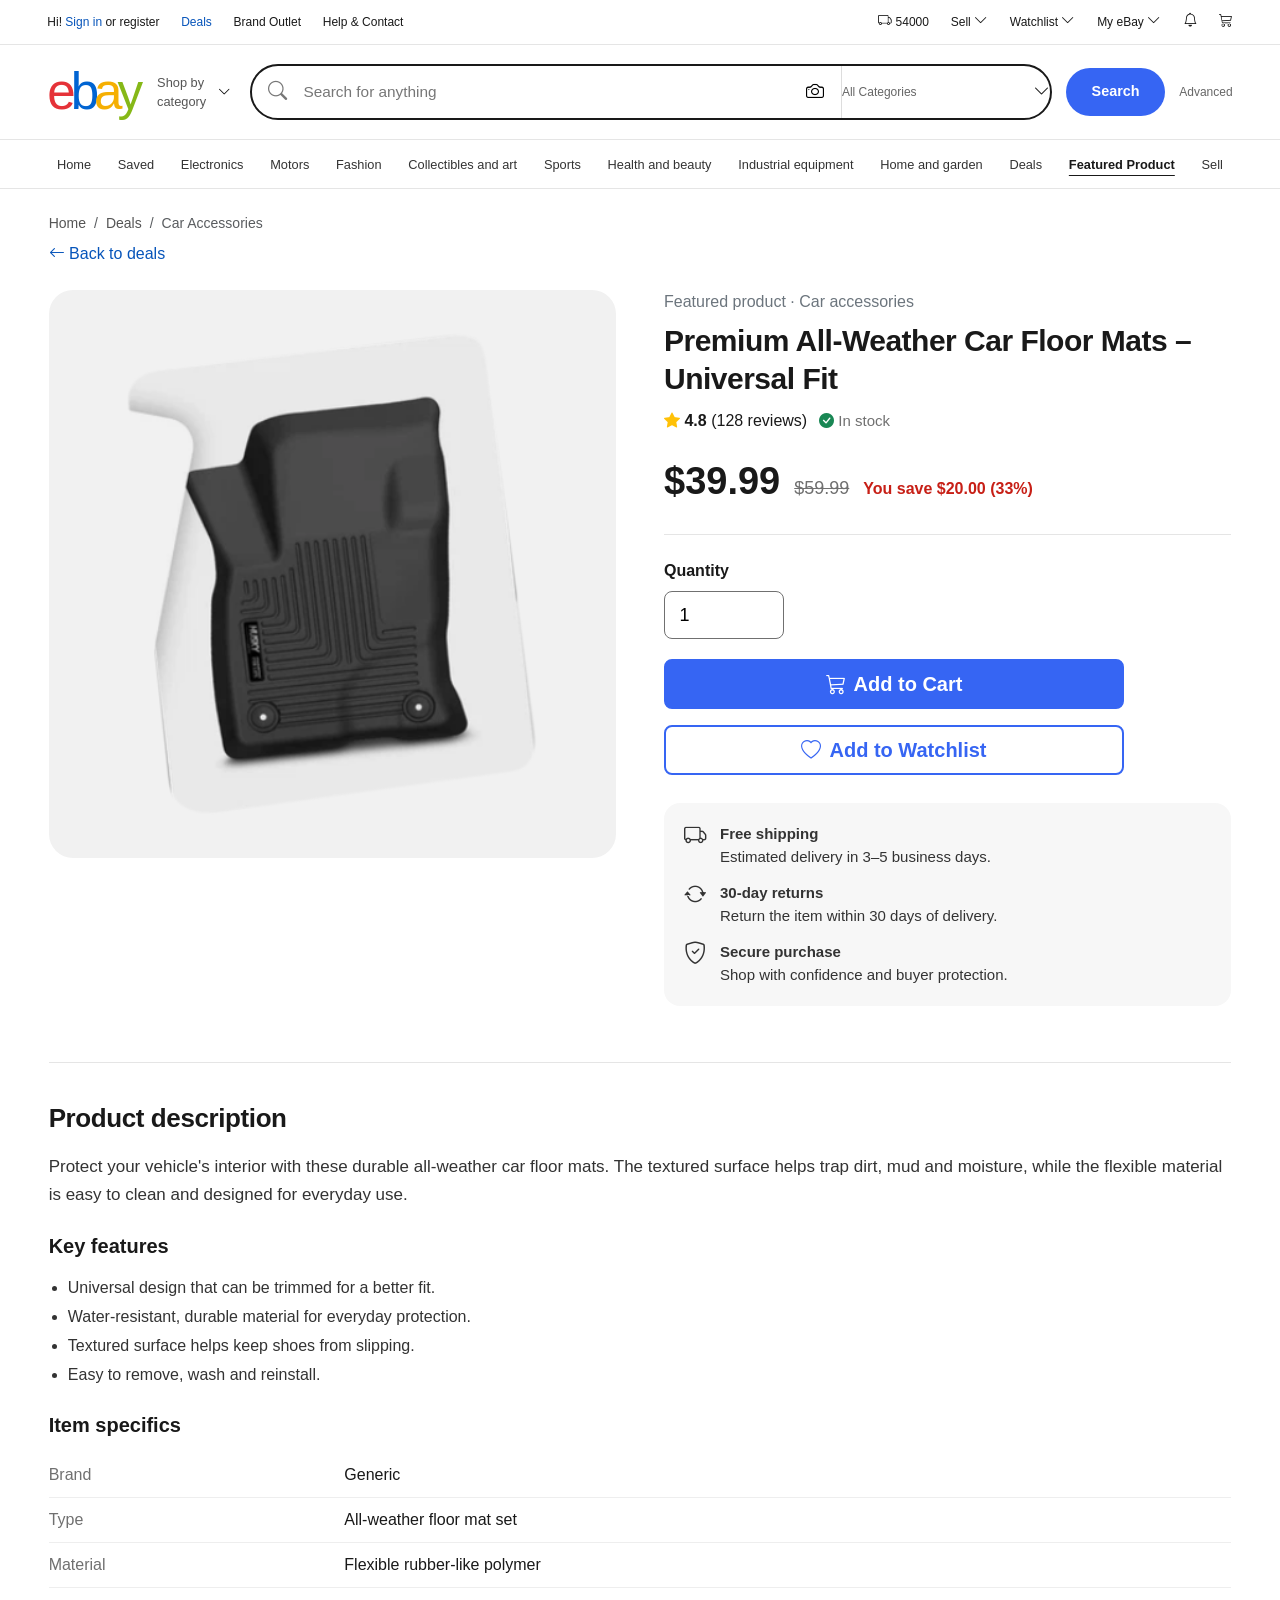
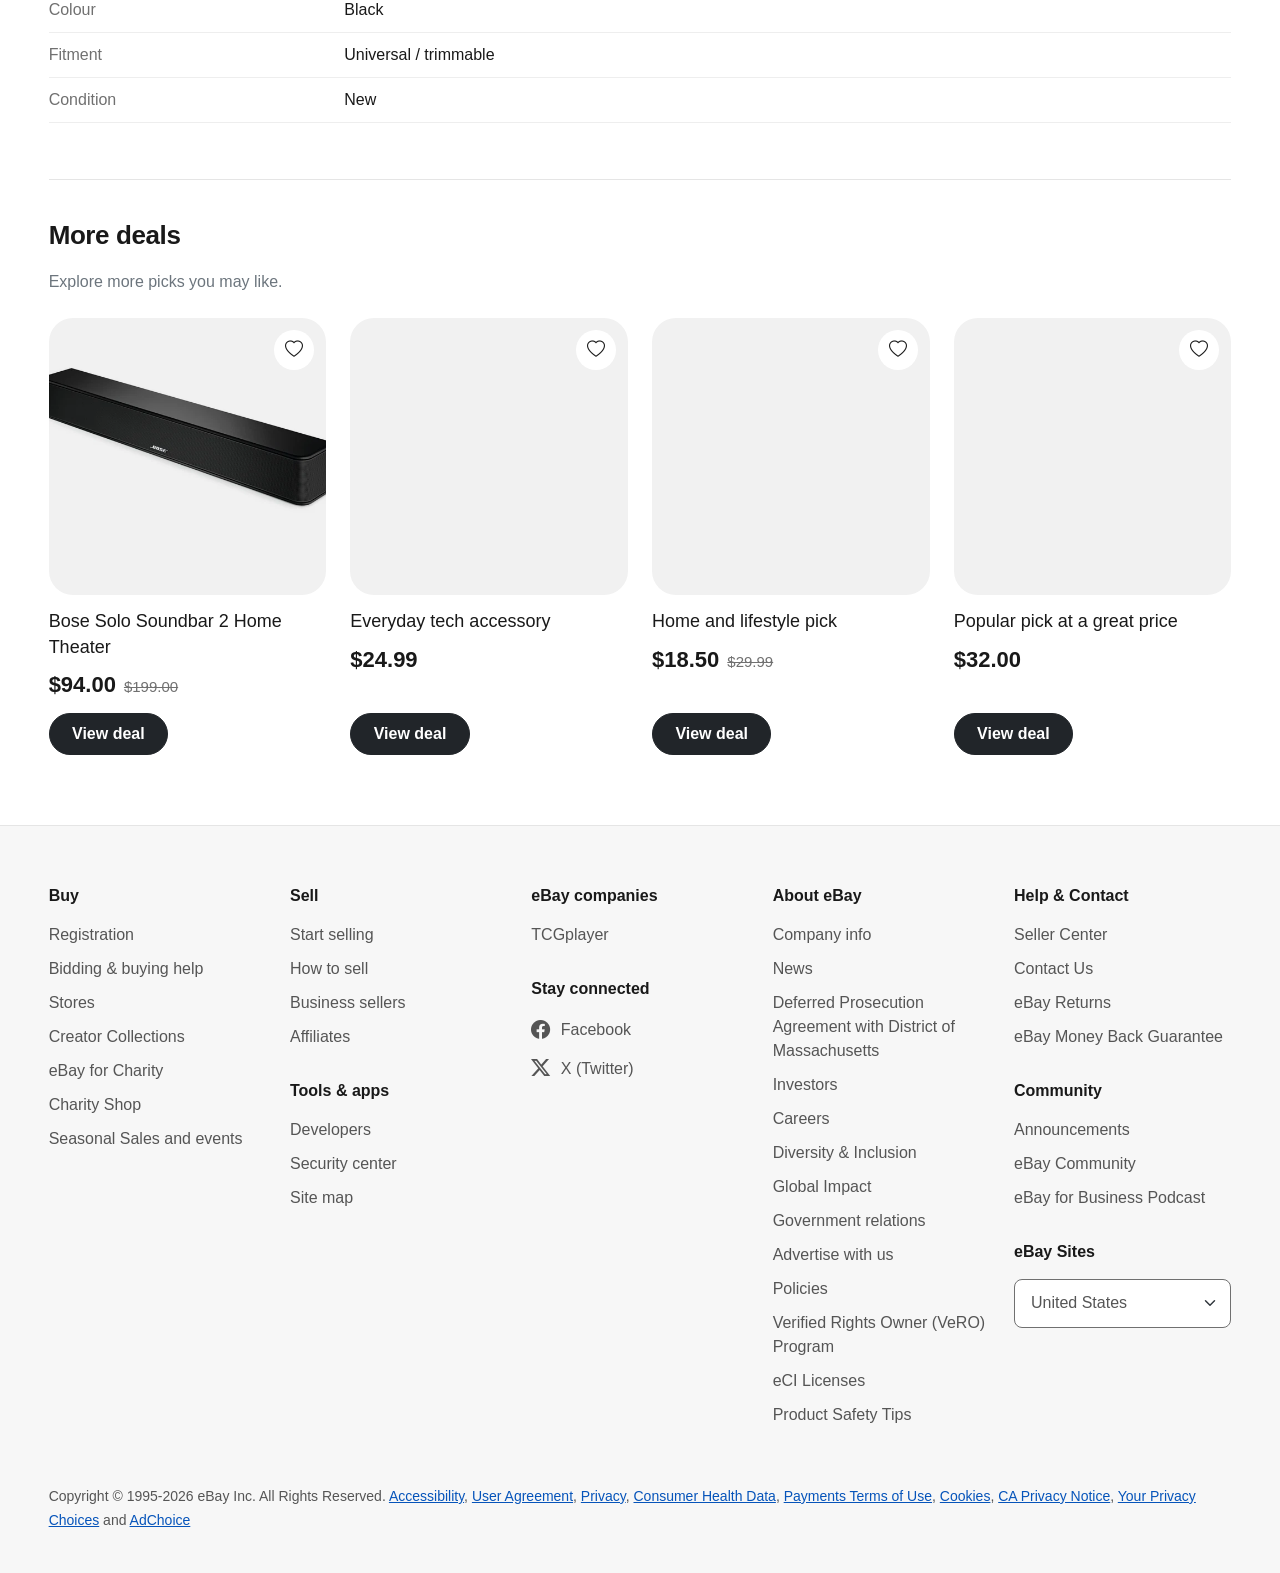
<file: midterm/ASSIGNMENT 2/product.html>
<!doctype html>
<html lang="en">

<head>
  <meta charset="UTF-8" />

  <!-- Makes the page fit phone screens properly -->
  <meta name="viewport" content="width=device-width, initial-scale=1.0" />

  <!-- Text shown on the browser tab -->
  <title>eBay Product - Premium Car Floor Mats</title>

  <!-- Bootstrap: ready-made styles for the grid, navbar, carousel and buttons -->
  <link href="https://cdn.jsdelivr.net/npm/bootstrap@5.3.3/dist/css/bootstrap.min.css" rel="stylesheet" />

  <!-- Bootstrap Icons: the small icons (cart, bell, heart, etc.) -->
  <link rel="stylesheet" href="https://cdn.jsdelivr.net/npm/bootstrap-icons@1.11.3/font/bootstrap-icons.min.css" />

  <!-- Our own styles (all the custom design lives in this file) -->
  <link rel="stylesheet" href="style.css" />
</head>

<body>

  <!-- ===============================
       1. TOP BAR (sign in, deals, cart)
  ================================ -->
  <div class="top-bar">

    <!-- Left side links -->
    <div class="top-left">
      <span>Hi! <a href="#">Sign in</a> or <a href="#">register</a></span>
      <a href="index.html#deals">Deals</a>
      <a href="#">Brand Outlet</a>
      <a href="#">Help &amp; Contact</a>
    </div>

    <!-- Right side links and icons -->
    <div class="top-right">
      <span><i class="bi bi-truck"></i> 54000</span>
      <a href="#">Sell <i class="bi bi-chevron-down"></i></a>
      <a href="#">Watchlist <i class="bi bi-chevron-down"></i></a>
      <a href="#">My eBay <i class="bi bi-chevron-down"></i></a>
      <a href="#" aria-label="Notifications"><i class="bi bi-bell"></i></a>
      <a href="checkout.html" aria-label="Shopping cart">
  <i class="bi bi-cart3"></i>
</a>
    </div>
  </div>


  <!-- ===============================
       2. MAIN HEADER (logo + search)
  ================================ -->
  <div class="main-header">

    <!-- Logo: each letter has its own colour class -->
    <a href="index.html" class="ebay-logo" aria-label="eBay home">
      <span class="red">e</span><span class="blue">b</span><span class="yellow">a</span><span class="green">y</span>
    </a>

    <!-- "Shop by category" button -->
    <button class="category-button">
      <span>Shop by<br />category</span>
      <i class="bi bi-chevron-down"></i>
    </button>

    <!-- Search form -->
    <form class="search-area" action="#">

      <!-- The rounded search box (icon, text field, camera, dropdown) -->
      <div class="search-box">
        <i class="bi bi-search search-icon"></i>

        <input type="search" placeholder="Search for anything" aria-label="Search for anything" />

        <button type="button" class="camera-button" aria-label="Search by image">
          <i class="bi bi-camera"></i>
        </button>

        <select aria-label="Select category">
          <option>All Categories</option>
          <option>Electronics</option>
          <option>Fashion</option>
          <option>Home and Garden</option>
          <option>Sports</option>
        </select>

        <i class="bi bi-chevron-down select-arrow"></i>
      </div>

      <!-- Blue search button and the "Advanced" link -->
      <button type="submit" class="search-button">Search</button>
      <a href="#" class="advanced-link">Advanced</a>
    </form>
  </div>


  <!-- ===============================
       3. NAVIGATION BAR
       Full row on big screens, hamburger menu on tablets and phones
  ================================ -->
  <nav class="navbar navbar-expand-xl main-navbar" aria-label="Main navigation">
    <div class="container-fluid">

      <!-- The word "Menu" (only shown on small screens) -->
      <span class="navbar-text d-xl-none fw-bold">Menu</span>

      <!-- Hamburger button (only shown on small screens) -->
      <button class="navbar-toggler" type="button" data-bs-toggle="collapse"
        data-bs-target="#mainNavMenu" aria-controls="mainNavMenu"
        aria-expanded="false" aria-label="Toggle navigation">
        <span class="navbar-toggler-icon"></span>
      </button>

      <!-- The links. They hide inside the hamburger on small screens -->
      <div class="collapse navbar-collapse" id="mainNavMenu">
        <ul class="navbar-nav w-100 justify-content-xl-between">
          <!-- "active" underlines the page we are currently on -->
          <li class="nav-item"><a class="nav-link" href="index.html">Home</a></li>
          <li class="nav-item"><a class="nav-link" href="#">Saved</a></li>
          <li class="nav-item"><a class="nav-link" href="#">Electronics</a></li>
          <li class="nav-item"><a class="nav-link" href="#">Motors</a></li>
          <li class="nav-item"><a class="nav-link" href="#">Fashion</a></li>
          <li class="nav-item"><a class="nav-link" href="#">Collectibles and art</a></li>
          <li class="nav-item"><a class="nav-link" href="#">Sports</a></li>
          <li class="nav-item"><a class="nav-link" href="#">Health and beauty</a></li>
          <li class="nav-item"><a class="nav-link" href="#">Industrial equipment</a></li>
          <li class="nav-item"><a class="nav-link" href="#">Home and garden</a></li>
          <li class="nav-item"><a class="nav-link" href="index.html#deals">Deals</a></li>
          <li class="nav-item"><a class="nav-link active" aria-current="page" href="product.html">Featured Product</a></li>
          <li class="nav-item"><a class="nav-link" href="#">Sell</a></li>
        </ul>
      </div>
    </div>
  </nav>



  <!-- ===============================
       PRODUCT DETAIL PAGE
  ================================ -->
  <main class="product-page">
    <nav aria-label="breadcrumb">
      <ol class="breadcrumb">
        <li class="breadcrumb-item"><a href="index.html">Home</a></li>
        <li class="breadcrumb-item"><a href="index.html#deals">Deals</a></li>
        <li class="breadcrumb-item active" aria-current="page">Car Accessories</li>
      </ol>
    </nav>
    <a class="product-back-link" href="index.html#deals"><i class="bi bi-arrow-left"></i> Back to deals</a>

    <section class="row g-4 g-lg-5 align-items-start" aria-labelledby="product-heading">
      <div class="col-12 col-lg-6">
        <div class="product-image-box">
          <img src="assets/floor_mat.png" alt="Set of premium black car floor mats" />
        </div>
      </div>
      <div class="col-12 col-lg-6">
        <p class="text-secondary mb-2">Featured product · Car accessories</p>
        <h1 class="product-title" id="product-heading">Premium All-Weather Car Floor Mats – Universal Fit</h1>
        <div class="product-condition">
          <span><i class="bi bi-star-fill text-warning"></i> <strong>4.8</strong> (128 reviews)</span>
          <span class="product-stock"><i class="bi bi-check-circle-fill text-success"></i> In stock</span>
        </div>
        <p class="product-price">
          <span class="product-price-current">$39.99</span>
          <span class="product-price-old">$59.99</span>
          <span class="product-price-save">You save $20.00 (33%)</span>
        </p>
        <div class="product-quantity">
          <label for="quantity" class="form-label fw-semibold">Quantity</label><br />
          <input class="product-quantity-input" id="quantity" name="quantity" type="number" min="1" max="10" value="1" />
        </div>
        <div class="product-buttons d-grid gap-3">
          <button class="btn btn-lg product-cart-btn" type="button"><i class="bi bi-cart3 me-2"></i>Add to Cart</button>
          <button class="btn btn-lg product-watch-btn" type="button"><i class="bi bi-heart me-2"></i>Add to Watchlist</button>
        </div>
        <ul class="product-info-list list-unstyled">
          <li><i class="bi bi-truck"></i><span><strong>Free shipping</strong><br />Estimated delivery in 3–5 business days.</span></li>
          <li><i class="bi bi-arrow-repeat"></i><span><strong>30-day returns</strong><br />Return the item within 30 days of delivery.</span></li>
          <li><i class="bi bi-shield-check"></i><span><strong>Secure purchase</strong><br />Shop with confidence and buyer protection.</span></li>
        </ul>
      </div>
    </section>

    <section class="product-details" aria-labelledby="description-heading">
      <h2 class="product-section-title" id="description-heading">Product description</h2>
      <p class="product-description">Protect your vehicle's interior with these durable all-weather car floor mats. The textured surface helps trap dirt, mud and moisture, while the flexible material is easy to clean and designed for everyday use.</p>
      <h3 class="h5 fw-bold mt-4 mb-3">Key features</h3>
      <ul class="product-features">
        <li>Universal design that can be trimmed for a better fit.</li>
        <li>Water-resistant, durable material for everyday protection.</li>
        <li>Textured surface helps keep shoes from slipping.</li>
        <li>Easy to remove, wash and reinstall.</li>
      </ul>
      <h3 class="h5 fw-bold mt-4 mb-3">Item specifics</h3>
      <dl class="product-specs row">
        <dt class="col-5 col-md-3">Brand</dt><dd class="col-7 col-md-9">Generic</dd>
        <dt class="col-5 col-md-3">Type</dt><dd class="col-7 col-md-9">All-weather floor mat set</dd>
        <dt class="col-5 col-md-3">Material</dt><dd class="col-7 col-md-9">Flexible rubber-like polymer</dd>
        <dt class="col-5 col-md-3">Colour</dt><dd class="col-7 col-md-9">Black</dd>
        <dt class="col-5 col-md-3">Fitment</dt><dd class="col-7 col-md-9">Universal / trimmable</dd>
        <dt class="col-5 col-md-3">Condition</dt><dd class="col-7 col-md-9">New</dd>
      </dl>
    </section>

    <section class="product-related" aria-labelledby="related-heading">
      <h2 class="product-section-title" id="related-heading">More deals</h2>
      <p class="text-secondary mb-4">Explore more picks you may like.</p>
      <div class="row row-cols-2 row-cols-md-3 row-cols-lg-4 g-3 g-md-4">
        <div class="col"><div class="deal-card">
          <div class="deal-image"><a href="product.html"><img src="assets/a/p1.webp" alt="Wireless soundbar" /></a><button class="deal-heart" type="button" aria-label="Add soundbar to watchlist"><i class="bi bi-heart"></i></button></div>
          <h3 class="deal-name"><a href="product.html">Bose Solo Soundbar 2 Home Theater</a></h3><p class="deal-price"><span class="deal-current">$94.00</span><span class="deal-old">$199.00</span></p><a class="btn btn-dark rounded-pill deal-cart-btn" href="product.html">View deal</a>
        </div></div>
        <div class="col"><div class="deal-card">
          <div class="deal-image"><a href="product.html"><img src="assets/a/p2.webp" alt="Featured electronics deal" /></a><button class="deal-heart" type="button" aria-label="Add item to watchlist"><i class="bi bi-heart"></i></button></div>
          <h3 class="deal-name"><a href="product.html">Everyday tech accessory</a></h3><p class="deal-price"><span class="deal-current">$24.99</span></p><a class="btn btn-dark rounded-pill deal-cart-btn" href="product.html">View deal</a>
        </div></div>
        <div class="col"><div class="deal-card">
          <div class="deal-image"><a href="product.html"><img src="assets/a/p3.webp" alt="Home and lifestyle deal" /></a><button class="deal-heart" type="button" aria-label="Add item to watchlist"><i class="bi bi-heart"></i></button></div>
          <h3 class="deal-name"><a href="product.html">Home and lifestyle pick</a></h3><p class="deal-price"><span class="deal-current">$18.50</span><span class="deal-old">$29.99</span></p><a class="btn btn-dark rounded-pill deal-cart-btn" href="product.html">View deal</a>
        </div></div>
        <div class="col"><div class="deal-card">
          <div class="deal-image"><a href="product.html"><img src="assets/a/p4.webp" alt="Popular shopping deal" /></a><button class="deal-heart" type="button" aria-label="Add item to watchlist"><i class="bi bi-heart"></i></button></div>
          <h3 class="deal-name"><a href="product.html">Popular pick at a great price</a></h3><p class="deal-price"><span class="deal-current">$32.00</span></p><a class="btn btn-dark rounded-pill deal-cart-btn" href="product.html">View deal</a>
        </div></div>
      </div>
    </section>
  </main>

  <!-- ===============================
       11. FOOTER
       Bootstrap grid: 1 column on phones, 2 on tablets, 5 on desktop
  ================================ -->
  <footer class="site-footer">

    <div class="row row-cols-1 row-cols-sm-2 row-cols-lg-5 g-4">

      <!-- Column 1: Buy -->
      <div class="col">
        <h3 class="footer-heading">Buy</h3>
        <ul class="footer-links">
          <li><a href="#">Registration</a></li>
          <li><a href="#">Bidding &amp; buying help</a></li>
          <li><a href="#">Stores</a></li>
          <li><a href="#">Creator Collections</a></li>
          <li><a href="#">eBay for Charity</a></li>
          <li><a href="#">Charity Shop</a></li>
          <li><a href="#">Seasonal Sales and events</a></li>
        </ul>
      </div>

      <!-- Column 2: Sell + Tools & apps -->
      <div class="col">
        <h3 class="footer-heading">Sell</h3>
        <ul class="footer-links">
          <li><a href="#">Start selling</a></li>
          <li><a href="#">How to sell</a></li>
          <li><a href="#">Business sellers</a></li>
          <li><a href="#">Affiliates</a></li>
        </ul>

        <h3 class="footer-heading footer-heading-spaced">Tools &amp; apps</h3>
        <ul class="footer-links">
          <li><a href="#">Developers</a></li>
          <li><a href="#">Security center</a></li>
          <li><a href="#">Site map</a></li>
        </ul>
      </div>

      <!-- Column 3: eBay companies + Stay connected -->
      <div class="col">
        <h3 class="footer-heading">eBay companies</h3>
        <ul class="footer-links">
          <li><a href="#">TCGplayer</a></li>
        </ul>

        <h3 class="footer-heading footer-heading-spaced">Stay connected</h3>
        <ul class="footer-links">
          <li><a href="#"><i class="bi bi-facebook footer-social-icon"></i> Facebook</a></li>
          <li><a href="#"><i class="bi bi-twitter-x footer-social-icon"></i> X (Twitter)</a></li>
        </ul>
      </div>

      <!-- Column 4: About eBay -->
      <div class="col">
        <h3 class="footer-heading">About eBay</h3>
        <ul class="footer-links">
          <li><a href="#">Company info</a></li>
          <li><a href="#">News</a></li>
          <li><a href="#">Deferred Prosecution Agreement with District of Massachusetts</a></li>
          <li><a href="#">Investors</a></li>
          <li><a href="#">Careers</a></li>
          <li><a href="#">Diversity &amp; Inclusion</a></li>
          <li><a href="#">Global Impact</a></li>
          <li><a href="#">Government relations</a></li>
          <li><a href="#">Advertise with us</a></li>
          <li><a href="#">Policies</a></li>
          <li><a href="#">Verified Rights Owner (VeRO) Program</a></li>
          <li><a href="#">eCI Licenses</a></li>
          <li><a href="#">Product Safety Tips</a></li>
        </ul>
      </div>

      <!-- Column 5: Help & Contact + Community + eBay Sites -->
      <div class="col">
        <h3 class="footer-heading">Help &amp; Contact</h3>
        <ul class="footer-links">
          <li><a href="#">Seller Center</a></li>
          <li><a href="#">Contact Us</a></li>
          <li><a href="#">eBay Returns</a></li>
          <li><a href="#">eBay Money Back Guarantee</a></li>
        </ul>

        <h3 class="footer-heading footer-heading-spaced">Community</h3>
        <ul class="footer-links">
          <li><a href="#">Announcements</a></li>
          <li><a href="#">eBay Community</a></li>
          <li><a href="#">eBay for Business Podcast</a></li>
        </ul>

        <h3 class="footer-heading footer-heading-spaced">eBay Sites</h3>
        <select class="form-select footer-country" aria-label="Choose your country">
          <option>United States</option>
          <option>United Kingdom</option>
          <option>Canada</option>
          <option>Australia</option>
          <option>Germany</option>
        </select>
      </div>

    </div>

    <!-- Copyright line at the very bottom -->
    <p class="footer-copyright">
      Copyright &copy; 1995-2026 eBay Inc. All Rights Reserved.
      <a href="#">Accessibility</a>,
      <a href="#">User Agreement</a>,
      <a href="#">Privacy</a>,
      <a href="#">Consumer Health Data</a>,
      <a href="#">Payments Terms of Use</a>,
      <a href="#">Cookies</a>,
      <a href="#">CA Privacy Notice</a>,
      <a href="#">Your Privacy Choices</a>
      and <a href="#">AdChoice</a>
    </p>
  </footer>

  <!-- Bootstrap JavaScript: makes the hamburger menu and carousel work -->
  <script src="https://cdn.jsdelivr.net/npm/bootstrap@5.3.3/dist/js/bootstrap.bundle.min.js"></script>
</body>
</html>
</file>
<file: ASSIGNMENT/ASSIGNMENT 1/style.css>
* {
  box-sizing: border-box;
}

body {
  background-color: whitesmoke;
  margin: 0;
  padding: 30px;
  color: #333333;
  font-family: Georgia, "Times New Roman", serif;
}

.cv-container {
  max-width: 950px;
  margin: 0 auto;
}

.header {
  width: 100%;
  height: 190px;

  display: flex;
  align-items: center;

  padding: 20px 60px;

  background-color: #085072;
}

.profile-circle {
  width: 150px;
  height: 150px;

  border-radius: 50%;

  overflow: hidden;

  background-color: white;

  flex-shrink: 0;
}

.profile-circle img {
  width: 100%;
  height: 100%;

  object-fit: cover;
}

.header-info {
  color: white;
  margin-left: 30px;
}

.header-info h1 {
  margin: 0;
  font-size: 38px;
}

.header-info p {
  margin-top: 15px;

  font-size: 16px;

  color: white;
}

.cv-body {
  width: 100%;

  display: grid;

  grid-template-columns: 30% 70%;

  align-items: stretch;

  background-color: white;
}

.side-bar {
  padding: 30px 25px;

  background-color: #f4f1ea;
}

.sidebar-section {
  margin-bottom: 25px;

  padding-bottom: 15px;

  border-bottom: 1px solid #403442;
}

.sidebar-section h2 {
  margin-top: 0;
  margin-bottom: 20px;

  font-size: 25px;
}

.sidebar-section p {
  font-size: 15px;
  line-height: 1.5;
}

.sidebar-section a {
  color: #333333;
}

.sidebar-section ul {
  padding-left: 20px;
}

.sidebar-section li {
  margin-bottom: 7px;
  font-size: 15px;
}

.main-content {
  padding: 15px 0 30px 0;

  background-color: white;
}

.section-title {
  width: 100%;

  margin: 0 0 20px 0;

  padding: 3px 0;

  background-color: #085072;

  color: white;

  font-size: 20px;
}

.Profile {
  margin-bottom: 20px;
}

.Profile p {
  padding: 0 20px;

  font-size: 16px;

  line-height: 1.4;
}

.Education {
  margin-bottom: 20px;
}

.Education ul {
  padding-left: 40px;
}

.Education li {
  margin-bottom: 15px;
}

.Education p {
  margin: 8px 0;
}

.uni {
  font-style: italic;
  color: #050404;
}

.tenure {
  font-size: 14px;
  color: #777777;
}

.projects {
  margin-bottom: 20px;
}

.project {
  padding: 0 20px;
  margin-bottom: 20px;
}

.project h3 {
  margin-bottom: 5px;

  color: #085072;

  font-size: 19px;
}

.project p {
  font-size: 14px;
}

.project li {
  margin-bottom: 8px;

  font-size: 14px;

  line-height: 1.4;
}

.seminars {
  margin-bottom: 20px;
}

.seminars p {
  padding-left: 20px;

  font-size: 14px;
}

footer {
  margin-top: 20px;

  padding: 15px 20px;

  border-top: 1px solid #cccccc;

  text-align: center;
}

.btn {
  background-color: #085072;

  color: white;

  padding: 10px 20px;

  border: none;

  border-radius: 5px;

  font-size: 14px;

  cursor: pointer;

  float: right;

  margin-top: -35px;
}
</file>
<file: ASSIGNMENT/ASSIGNMENT 2/style.css>
/* =========================================
   1. GENERAL SETTINGS
   Rules that apply to the whole website
========================================= */

/* Makes width/height include padding and border (easier sizing) */
* {
  box-sizing: border-box;
}

body {
  margin: 0;                                /* remove default page margin */
  font-family: Arial, Helvetica, sans-serif;
  color: #191919;                           /* dark grey text */
  background: #fff;
  max-width: 100%;
}

/* Links take the colour of their parent and have no underline... */
a {
  color: inherit;
  text-decoration: none;
}

/* ...until you hover over them */
a:hover {
  text-decoration: underline;
}

/* Buttons, inputs and dropdowns use the same font as the page */
button,
input,
select {
  font: inherit;
}

/* The three header parts always stretch the full width */
.top-bar,
.main-header,
.main-navbar {
  width: 100%;
  min-width: 0;
}


/* =========================================
   2. TOP BAR (sign in, deals, cart)
========================================= */

.top-bar {
  min-height: 2.8rem;
  padding: 0.6rem 3.7%;

  /* Put left links and right links on one row, spread apart */
  display: flex;
  align-items: center;
  justify-content: space-between;
  flex-wrap: wrap;
  gap: 0.75rem;

  border-bottom: 1px solid #e5e5e5;
  font-size: clamp(0.75rem, 0.9vw, 1rem);   /* text size grows/shrinks with screen */
}

.top-left,
.top-right {
  display: flex;
  align-items: center;
  flex-wrap: wrap;
  gap: clamp(0.6rem, 1.7vw, 2rem);          /* space between links */
}

/* The "Sign in" link is blue */
.top-left a:first-of-type {
  color: #0654ba;
}

.top-right i {
  font-size: 1.15em;
}

/* Small laptops and tablets */
@media (max-width: 65rem) {
  .top-bar {
    padding-inline: 3%;
  }
}

/* Phones: stack left and right links on top of each other */
@media (max-width: 40rem) {
  .top-bar {
    align-items: flex-start;
    flex-direction: column;
  }

  .top-left,
  .top-right {
    gap: 0.8rem;
  }
}

/* Very narrow phones */
@media (max-width: 22rem) {
  .top-left,
  .top-right {
    gap: 0.5rem;
    font-size: 0.75rem;
  }
}


/* =========================================
   3. MAIN HEADER (logo, category button, search)
========================================= */

.main-header {
  padding: 1.2rem 3.7%;
  display: flex;
  align-items: center;
  gap: clamp(0.75rem, 1.5vw, 1.5rem);
  border-bottom: 1px solid #e5e5e5;
}

/* ----- eBay logo ----- */
.ebay-logo {
  display: flex;
  align-items: center;
  flex-shrink: 0;                           /* never let the logo get squashed */

  font-size: clamp(2.5rem, 4vw, 4.5rem);
  font-weight: 500;
  letter-spacing: -0.1em;                   /* pulls the letters closer */
  line-height: 1;
}

/* Each letter has its own brand colour */
.ebay-logo .red    { color: #e53238; }
.ebay-logo .blue   { color: #0064d2; }
.ebay-logo .yellow { color: #f5af02; }
.ebay-logo .green  { color: #86b817; }

/* ----- "Shop by category" button ----- */
.category-button {
  display: flex;
  align-items: center;
  gap: 0.75rem;
  flex-shrink: 0;

  padding: 0;
  border: none;
  background: #fff;
  color: #555;
  font-size: clamp(0.8rem, 1vw, 1rem);
  text-align: left;
  cursor: pointer;
}

.category-button i {
  color: #000;
}

/* ----- Search area (box + button + Advanced link) ----- */
.search-area {
  display: flex;
  align-items: center;
  gap: clamp(0.5rem, 1.1vw, 1.25rem);
  flex: 1 1 0;                              /* takes all the remaining space */
  min-width: 0;
}

/* The rounded white search box with a dark border */
.search-box {
  display: flex;
  align-items: center;
  flex: 1 1 0;
  min-width: 0;
  min-height: 3.5rem;

  border: 2px solid #191919;
  border-radius: 100vw;                     /* fully rounded ends */
  overflow: hidden;
}

/* Magnifying glass icon */
.search-icon {
  flex-shrink: 0;
  margin: 0 1rem;
  color: #777;
  font-size: 1.2rem;
}

/* The text field the user types into */
.search-box input {
  flex: 1 1 0;
  width: 0;
  min-width: 0;
  padding: 0.5rem 0;

  border: none;
  outline: none;
  background: transparent;
  font-size: clamp(0.9rem, 1.2vw, 1.4rem);
}

.search-box input::placeholder {
  color: #777;
  opacity: 1;
}

/* Camera button (search by image) */
.camera-button {
  align-self: stretch;                      /* as tall as the search box */
  flex-shrink: 0;

  padding: 0 clamp(0.6rem, 1.3vw, 1.5rem);
  border: none;
  border-right: 1px solid #ddd;             /* thin line on its right side */
  background: #fff;
  font-size: clamp(1rem, 1.4vw, 1.5rem);
  cursor: pointer;
}

/* "All Categories" dropdown inside the search box */
.search-box select {
  width: 100%;
  min-width: 0;
  max-width: 12rem;

  border: none;
  outline: none;
  appearance: none;                         /* hides the browser's own arrow */
  background: #fff;
  color: #666;
  font-size: clamp(0.75rem, 0.9vw, 1rem);
  cursor: pointer;
}

/* Our own arrow icon for the dropdown (clicks pass through it) */
.select-arrow {
  flex-shrink: 0;
  pointer-events: none;
}

/* Blue "Search" button */
.search-button {
  flex: 0 1 auto;
  min-width: max-content;

  padding: 0.9em clamp(1rem, 2vw, 2.2rem);
  border: none;
  border-radius: 100vw;
  background: #3665f3;
  color: #fff;
  font-size: clamp(0.9rem, 1.1vw, 1.25rem);
  font-weight: bold;
  cursor: pointer;
}

.search-button:hover {
  background: #2454d8;                      /* darker blue on hover */
}

/* "Advanced" link */
.advanced-link {
  flex-shrink: 0;
  color: #666;
  font-size: clamp(0.75rem, 0.9vw, 1rem);
  white-space: nowrap;                      /* never wrap onto two lines */
}

/* Small laptops and tablets: search drops to its own full-width row */
@media (max-width: 65rem) {
  .main-header {
    flex-wrap: wrap;
  }

  .search-area {
    flex-basis: 100%;
  }
}

/* Phones */
@media (max-width: 40rem) {
  .main-header {
    gap: 1rem;
    padding: 1rem 4%;
  }

  .ebay-logo {
    font-size: clamp(2.5rem, 12vw, 3.5rem);
  }

  .category-button {
    font-size: 0.85rem;
  }

  .search-area {
    flex-wrap: wrap;
    gap: 0.65rem;
  }

  .search-box {
    flex-basis: 100%;
    min-height: 3rem;
  }

  .search-icon {
    margin-inline: 0.75rem;
  }

  .search-box input {
    font-size: 1rem;
  }

  .camera-button {
    padding-inline: 0.75rem;
  }

  .search-box select {
    max-width: 6.5rem;
    font-size: 0.75rem;
  }

  .search-button {
    flex: 1 1 auto;
  }

  .advanced-link {
    font-size: 0.85rem;
  }
}

/* Very narrow phones */
@media (max-width: 22rem) {
  .search-icon {
    margin-inline: 0.6rem;
  }

  .search-box input {
    font-size: 0.85rem;
  }
}


/* =========================================
   4. NAVIGATION BAR (Bootstrap navbar)
========================================= */

.main-navbar {
  padding: 0.4rem 3.7%;
  border-bottom: 1px solid #e5e5e5;

  /* Bootstrap colour settings for this navbar */
  --bs-navbar-color: #333;
  --bs-navbar-hover-color: #0654ba;
  --bs-navbar-active-color: #191919;
  --bs-navbar-nav-link-padding-x: 0.6rem;
}

/* Line the navbar up with the header above it */
.main-navbar > .container-fluid {
  padding-inline: 0;
}

.main-navbar .nav-link {
  font-size: clamp(0.8rem, 1vw, 1.05rem);
  white-space: nowrap;
}

/* The page we are on gets bold text and an underline */
.main-navbar .nav-link.active {
  font-weight: 700;
  text-decoration: underline;
  text-underline-offset: 6px;
}

/* Hamburger button styling */
.main-navbar .navbar-toggler {
  border-color: #191919;
}

.main-navbar .navbar-toggler:focus {
  box-shadow: 0 0 0 0.2rem rgba(54, 101, 243, 0.35);   /* blue glow when clicked */
}

/* Small laptops and tablets */
@media (max-width: 65rem) {
  .main-navbar {
    padding-inline: 3%;
  }
}

/* Phones */
@media (max-width: 40rem) {
  .main-navbar {
    padding-inline: 4%;
  }
}

/* When the hamburger menu is used (below the XL breakpoint) */
@media (max-width: 1199.98px) {
  .main-navbar .navbar-collapse {
    margin-top: 0.5rem;
    border-top: 1px solid #e5e5e5;
  }

  .main-navbar .nav-link {
    padding: 0.7rem 0.25rem;
    font-size: 1rem;
    border-bottom: 1px solid #f0f0f0;
  }
}


/* =========================================
   5. IMAGE SLIDER (carousel)
========================================= */

/* Make the slider touch the edges of the screen */
.hero-slider {
  max-width: none;
  margin: 0;
  padding: 0;
}

.hero-slider .carousel {
  overflow: hidden;
  border-radius: 0;
}

/* Slide images: fixed height, cropped to fill the space */
.hero-slider .carousel-item img {
  display: block;
  width: 100%;
  height: 420px;
  object-fit: cover;
}

/* Left and right arrow areas */
.hero-slider .carousel-control-prev,
.hero-slider .carousel-control-next {
  width: 8%;
  opacity: 1;                               /* always visible */
  z-index: 2;
}

/* The arrow icons: dark square boxes */
.hero-slider .carousel-control-prev-icon,
.hero-slider .carousel-control-next-icon {
  width: 40px;
  height: 40px;
  background-color: rgba(0, 0, 0, 0.65);
  background-size: 60%;
  border-radius: 0;
}

/* Wrapper around one slide (lets text sit on top of the image) */
.hero-slider .slide {
  position: relative;
  overflow: hidden;
}

/* Dark fade on the left so the white text is readable */
.hero-slider .overlay {
  position: absolute;
  inset: 0;                                 /* cover the whole slide */
  background: linear-gradient(90deg, rgba(0, 0, 0, 0.45), rgba(0, 0, 0, 0) 65%);
  z-index: 1;
}

/* Text block on top of the image */
.slide-content {
  position: absolute;
  top: 50%;
  left: 6%;
  transform: translateY(-50%);              /* centers it vertically */
  max-width: 45%;
  z-index: 2;                               /* above the dark overlay */
  text-align: left;
}

.slide-content h2 {
  margin: 0 0 1rem;
  font-size: clamp(1.6rem, 3.4vw, 3.4rem);
  font-weight: 800;
  line-height: 1.15;
}

.slide-content p {
  margin: 0 0 1.5rem;
  font-size: clamp(0.9rem, 1.2vw, 1.25rem);
}

/* White text (used on photo slides) */
.light-text {
  color: #fff;
}

/* Slide button */
.slide-btn {
  display: inline-block;
  padding: 0.8rem 1.6rem;
  border-radius: 100vw;
  font-weight: 700;
  font-size: clamp(0.9rem, 1.1vw, 1.1rem);
}

.slide-btn:hover {
  text-decoration: none;
  opacity: 0.9;
}

/* White pill-shaped button with dark text */
.btn-white-pill {
  background: #fff;
  color: #191919;
}

/* Tablets */
@media (max-width: 991px) {
  .hero-slider .carousel-item img {
    height: 320px;
  }

  .slide-content {
    max-width: 55%;
  }
}

/* Phones */
@media (max-width: 576px) {
  .hero-slider {
    padding: 0 12px;
    margin: 15px auto;
  }

  .hero-slider .carousel-item img {
    height: 200px;
  }

  .slide-content {
    max-width: 90%;
    left: 5%;
  }

  .slide-content p {
    display: none;                          /* hide the small text to save space */
  }
}


/* =========================================
   6. "THE FUTURE IN YOUR HANDS" SECTION
========================================= */

.future-section {
  width: 100%;
  padding: 72px 3.8% 0;
  background: #fff;
}

.future-title {
  margin: 0 0 28px;
  color: #191919;
  font-size: 36px;
  font-weight: 700;
  line-height: 1.2;
  letter-spacing: -0.8px;
}

/* 7 equal columns on desktop */
.future-categories {
  display: grid;
  grid-template-columns: repeat(7, minmax(0, 1fr));
  column-gap: 24px;
  row-gap: 24px;
  width: 100%;
}

.future-category {
  display: block;
  min-width: 0;
  color: #191919;
  text-decoration: none;
}

.future-category:hover,
.future-category:focus {
  color: #191919;
  text-decoration: none;
}

/* Square grey box with rounded corners for each picture */
.future-image {
  width: 100%;
  aspect-ratio: 1 / 1;                      /* always a perfect square */
  overflow: hidden;
  border-radius: 24px;
  background: #ebebeb;
}

.future-image img {
  display: block;
  width: 100%;
  height: 100%;
  object-fit: contain;                      /* show the whole image, no cropping */
}

/* Category name under the picture */
.future-category h3 {
  margin: 17px 0 0;
  color: #191919;
  font-size: 21px;
  font-weight: 400;
  line-height: 1.45;
  letter-spacing: -0.3px;
}

/* Tablets: 4 columns */
@media (max-width: 1100px) {
  .future-section {
    padding: 48px 3% 0;
  }

  .future-title {
    font-size: 30px;
  }

  .future-categories {
    grid-template-columns: repeat(4, minmax(0, 1fr));
    gap: 24px 18px;
  }

  .future-category h3 {
    font-size: 18px;
    margin-top: 12px;
  }
}

/* Phones: one row that scrolls sideways, all 7 stay available */
@media (max-width: 600px) {
  .future-section {
    padding: 32px 20px 0;
  }

  .future-title {
    margin-bottom: 20px;
    font-size: 27px;
    letter-spacing: -0.5px;
  }

  .future-categories {
    grid-template-columns: repeat(7, 180px);
    gap: 16px;
    overflow-x: auto;                       /* scroll left/right */
    padding-bottom: 12px;
    scrollbar-width: thin;
    -webkit-overflow-scrolling: touch;
  }

  .future-image {
    border-radius: 18px;
  }

  .future-category h3 {
    margin-top: 12px;
    font-size: 17px;
    line-height: 1.4;
  }
}

/* Extra small phones */
@media (max-width: 360px) {
  .future-categories {
    grid-template-columns: repeat(7, 155px);
  }
}


/* =========================================
   7. "SHOPPING MADE EASY" BANNER
========================================= */

.shopping-section {
  width: 100%;
  padding: 0 3.8%;
  margin: 86px 0 0;
}

/* Light grey rounded box: text on the left, button on the right */
.shopping-banner {
  width: 100%;
  min-height: 196px;
  padding: 40px 48px;

  display: flex;
  align-items: center;
  justify-content: space-between;
  gap: 32px;

  background: #f7f7f7;
  border-radius: 24px;
}

.shopping-text {
  min-width: 0;
}

.shopping-text h2 {
  margin: 0 0 12px;
  color: #191919;
  font-size: 44px;
  font-weight: 700;
  line-height: 1.15;
  letter-spacing: -1px;
}

.shopping-text p {
  margin: 0;
  color: #191919;
  font-size: 24px;
  font-weight: 400;
  line-height: 1.4;
}

/* Black "Start now" button */
.shopping-button {
  display: inline-flex;
  flex-shrink: 0;
  align-items: center;
  justify-content: center;

  min-height: 60px;
  padding: 0 30px;
  border-radius: 50px;
  background: #191919;
  color: #fff;
  font-size: 20px;
  font-weight: 700;
  white-space: nowrap;
}

.shopping-button:hover {
  background: #333;
  color: #fff;
  text-decoration: none;
}

/* Tablets */
@media (max-width: 1100px) {
  .shopping-section {
    padding: 0 3%;
    margin-top: 60px;
  }

  .shopping-banner {
    min-height: 170px;
    padding: 32px;
  }

  .shopping-text h2 {
    font-size: 34px;
  }

  .shopping-text p {
    font-size: 18px;
  }
}

/* Phones: text and button stack vertically */
@media (max-width: 600px) {
  .shopping-section {
    padding: 0 20px;
    margin-top: 48px;
    margin-bottom: 24px;
  }

  .shopping-banner {
    min-height: auto;
    padding: 26px 22px;
    flex-direction: column;
    align-items: flex-start;
    gap: 22px;
    border-radius: 20px;
  }

  .shopping-text h2 {
    font-size: 30px;
    letter-spacing: -0.5px;
  }

  .shopping-text p {
    font-size: 17px;
    line-height: 1.5;
  }

  .shopping-button {
    min-height: 52px;
    padding: 0 25px;
    font-size: 17px;
  }
}

/* Extra small phones */
@media (max-width: 360px) {
  .shopping-text h2 {
    font-size: 26px;
  }
}


/* =========================================
   8. "TRENDING ON EBAY" SECTION
========================================= */

.trending-section {
  width: 100%;
  padding: 26px 3.8% 82px;
  background: #fff;
}

.trending-title {
  margin: 0 0 26px;
  color: #191919;
  font-size: 36px;
  font-weight: 700;
  line-height: 1.2;
  letter-spacing: -0.6px;
}

/* 7 equal columns on desktop */
.trending-grid {
  display: grid;
  grid-template-columns: repeat(7, minmax(0, 1fr));
  column-gap: 22px;
  row-gap: 24px;
  width: 100%;
}

.trending-card {
  display: block;
  min-width: 0;
  color: #191919;
  text-decoration: none;
}

.trending-card:hover {
  color: #191919;
  text-decoration: none;
}

.trending-image {
  width: 100%;
  aspect-ratio: 1 / 1;
  overflow: hidden;
  border-radius: 24px;
  background: #ebebeb;
}

.trending-image img {
  display: block;
  width: 100%;
  height: 100%;
  object-fit: contain;
}

.trending-card h3 {
  margin: 16px 0 0;
  font-size: 21px;
  font-weight: 400;
  line-height: 1.4;
  letter-spacing: -0.25px;
}

/* Tablets: 4 columns */
@media (max-width: 1100px) {
  .trending-section {
    padding: 28px 3% 55px;
  }

  .trending-title {
    font-size: 32px;
  }

  .trending-grid {
    grid-template-columns: repeat(4, minmax(0, 1fr));
    gap: 24px 18px;
  }

  .trending-card h3 {
    margin-top: 12px;
    font-size: 18px;
  }
}

/* Phones: scrollable row */
@media (max-width: 600px) {
  .trending-section {
    padding: 25px 20px 40px;
  }

  .trending-title {
    margin-bottom: 20px;
    font-size: 28px;
  }

  .trending-grid {
    grid-template-columns: repeat(7, 155px);
    gap: 16px;
    overflow-x: auto;
    padding-bottom: 12px;
    scrollbar-width: thin;
    -webkit-overflow-scrolling: touch;
  }

  .trending-image {
    border-radius: 18px;
  }

  .trending-card h3 {
    margin-top: 12px;
    font-size: 17px;
  }
}

/* Extra small phones */
@media (max-width: 360px) {
  .trending-grid {
    grid-template-columns: repeat(7, 140px);
  }
}


/* =========================================
   9. "GET HELP" BANNER
========================================= */

.help-banner {
  position: relative;                       /* text and overlay sit on top of the photo */
  width: 100%;
  height: 540px;
  overflow: hidden;
}

/* Background photo fills the whole banner */
.help-banner-img {
  display: block;
  width: 100%;
  height: 100%;
  object-fit: cover;
  object-position: center;
}

/* Dark layer on the left so the white text is readable */
.help-banner-overlay {
  position: absolute;
  inset: 0;
  background: linear-gradient(90deg, rgba(0, 0, 0, 0.45), rgba(0, 0, 0, 0) 65%);
  z-index: 1;
}

/* Text block */
.help-banner-content {
  position: absolute;
  top: 50%;
  left: 6.3%;
  transform: translateY(-50%);
  max-width: 45%;
  z-index: 2;
  color: #fff;
}

.help-banner-content h2 {
  margin: 0 0 18px;
  font-size: clamp(2rem, 3.6vw, 3.6rem);
  font-weight: 800;
  line-height: 1.2;
  letter-spacing: -1px;
}

.help-banner-content p {
  margin: 0 0 28px;
  font-size: clamp(1rem, 1.3vw, 1.3rem);
}

/* White pill button */
.help-banner-button {
  display: inline-flex;
  align-items: center;
  justify-content: center;

  min-height: 56px;
  padding: 0 26px;
  border-radius: 50px;
  background: #fff;
  color: #191919;
  font-size: 20px;
  font-weight: 700;
}

.help-banner-button:hover {
  background: #e8e8e8;
  color: #191919;
  text-decoration: none;
}

/* Tablets */
@media (max-width: 1100px) {
  .help-banner {
    height: 420px;
  }

  .help-banner-content {
    max-width: 60%;
  }
}

/* Phones */
@media (max-width: 600px) {
  .help-banner {
    height: 380px;
    margin-top: 20px;
  }

  .help-banner-content {
    left: 5%;
    max-width: 90%;
  }

  .help-banner-content p {
    font-size: 1rem;
    margin-bottom: 20px;
  }

  .help-banner-button {
    min-height: 48px;
    font-size: 17px;
  }
}


/* =========================================
   10. TODAY'S DEALS
   (the .deal-card styles are also used by
   "More deals" on the product page)
========================================= */

.deals-section {
  width: 100%;
  padding: 56px 3.8% 70px;
  background: #fff;
}

.deals-title {
  margin: 0 0 6px;
  font-size: 36px;
  font-weight: 700;
  line-height: 1.2;
  letter-spacing: -0.6px;
}

.deals-subtitle {
  margin: 0 0 28px;
  color: #707070;
  font-size: 22px;
}

/* One product card (image, name, price, button stacked vertically) */
.deal-card {
  display: flex;
  flex-direction: column;
  height: 100%;
}

/* Square grey image box with rounded corners */
.deal-image {
  position: relative;                       /* needed to place the heart button */
  width: 100%;
  aspect-ratio: 1 / 1;
  overflow: hidden;
  border-radius: 24px;
  background: #f1f1f1;
}

.deal-image img {
  display: block;
  width: 100%;
  height: 100%;
  object-fit: contain;
  mix-blend-mode: multiply;                 /* white photo backgrounds blend into the grey box */
}

/* Round heart button in the top-right corner of the image */
.deal-heart {
  position: absolute;
  top: 12px;
  right: 12px;
  width: 40px;
  height: 40px;

  display: flex;
  align-items: center;
  justify-content: center;

  border: none;
  border-radius: 50%;                       /* makes it a circle */
  background: #fff;
  color: #191919;
  font-size: 1.1rem;
  cursor: pointer;
}

.deal-heart:hover {
  background: #e8e8e8;
}

/* Product name, limited to 2 lines (extra text is cut off) */
.deal-name {
  margin: 14px 0 8px;
  font-size: 18px;
  font-weight: 400;
  line-height: 1.4;

  display: -webkit-box;
  -webkit-line-clamp: 2;
  -webkit-box-orient: vertical;
  overflow: hidden;
}

.deal-name a:hover {
  text-decoration: underline;
}

/* Price row */
.deal-price {
  margin: 0 0 12px;
}

.deal-current {
  font-size: 22px;
  font-weight: 700;
}

/* Old price: grey and crossed out */
.deal-old {
  margin-left: 8px;
  color: #707070;
  font-size: 15px;
  text-decoration: line-through;
}

/* "Add to Cart" button sits at the bottom of the card */
.deal-cart-btn {
  margin-top: auto;
  align-self: flex-start;
  padding: 0.5rem 1.4rem;
  font-weight: 700;
}

/* Tablets */
@media (max-width: 1100px) {
  .deals-section {
    padding: 44px 3% 55px;
  }

  .deals-title {
    font-size: 30px;
  }

  .deals-subtitle {
    font-size: 18px;
  }
}

/* Phones */
@media (max-width: 600px) {
  .deals-section {
    padding: 32px 20px 40px;
  }

  .deals-title {
    font-size: 27px;
  }

  .deals-subtitle {
    margin-bottom: 20px;
    font-size: 16px;
  }

  .deal-image {
    border-radius: 16px;
  }

  .deal-name {
    font-size: 15px;
  }

  .deal-current {
    font-size: 18px;
  }

  .deal-old {
    font-size: 13px;
  }

  .deal-cart-btn {
    padding: 0.4rem 1rem;
    font-size: 14px;
  }
}


/* =========================================
   11. CAR ACCESSORIES BANNER
========================================= */

.auto-banner {
  position: relative;
  display: flex;
  align-items: center;

  width: 100%;
  min-height: 388px;
  overflow: hidden;

  padding: 60px 6.3%;
  background: #191919;                      /* dark background */
  color: #fff;
}

/* Text on the left */
.auto-banner-content {
  position: relative;
  z-index: 5;                               /* stays above the product cards */
  flex: 0 0 43%;
  max-width: 680px;
}

.auto-banner-content h2 {
  margin: 0 0 22px;
  color: #fff;
  font-size: clamp(34px, 3vw, 52px);
  font-weight: 700;
  line-height: 1.25;
  letter-spacing: -1px;
}

.auto-banner-content p {
  margin: 0 0 24px;
  color: #fff;
  font-size: 23px;
  font-weight: 400;
  line-height: 1.4;
}

/* White "Shop now" button */
.auto-shop-button {
  display: inline-flex;
  align-items: center;
  justify-content: center;

  min-height: 56px;
  padding: 0 24px;
  border-radius: 50px;
  background: #fff;
  color: #191919;
  font-size: 22px;
  font-weight: 700;
  white-space: nowrap;
}

.auto-shop-button:hover {
  background: #e8e8e8;
  color: #191919;
  text-decoration: none;
}

/* Right side: area that holds the 3 overlapping cards */
.auto-products {
  position: absolute;
  top: 42px;
  right: 4.5%;
  bottom: -30px;

  width: 49%;
  display: flex;
  align-items: flex-start;
  justify-content: center;
}

/* One white product card */
.auto-product {
  position: absolute;
  top: 25px;
  width: 35%;
  height: 360px;

  overflow: hidden;
  border-radius: 20px;
  background: #fff;
}

.auto-product img {
  display: block;
  width: 100%;
  height: 100%;
  object-fit: contain;
}

/* Each card has its own position and tilt (rotate) */
.auto-product-one {
  left: 0;
  z-index: 1;
  transform: rotate(10deg);
}

.auto-product-two {
  left: 30%;
  top: 12px;
  z-index: 2;
  transform: rotate(-6deg);
}

.auto-product-three {
  left: 60%;
  top: 0;
  z-index: 3;
  transform: rotate(4deg);
}

/* Tablets */
@media (max-width: 1100px) {
  .auto-banner {
    min-height: 360px;
    padding: 45px 4%;
  }

  .auto-banner-content {
    flex-basis: 46%;
  }

  .auto-banner-content h2 {
    font-size: 36px;
  }

  .auto-banner-content p {
    font-size: 19px;
  }

  .auto-products {
    right: 2%;
    width: 48%;
  }

  .auto-product {
    height: 300px;
  }
}

/* Phones: text on top, product cards below it */
@media (max-width: 600px) {
  .auto-banner {
    flex-direction: column;
    align-items: stretch;
    min-height: 620px;
    padding: 38px 22px 0;
  }

  .auto-banner-content {
    flex: none;
    width: 100%;
    max-width: 100%;
  }

  .auto-banner-content h2 {
    margin-bottom: 16px;
    font-size: 34px;
    letter-spacing: -0.6px;
  }

  .auto-banner-content p {
    margin-bottom: 20px;
    font-size: 17px;
  }

  .auto-shop-button {
    min-height: 50px;
    padding-inline: 22px;
    font-size: 18px;
  }

  /* Cards now flow below the text instead of floating on the right */
  .auto-products {
    position: relative;
    top: auto;
    right: auto;
    bottom: auto;

    flex: 1;
    width: 100%;
    min-height: 260px;
    margin-top: 25px;
  }

  .auto-product {
    top: 20px;
    width: 39%;
    height: 245px;
    border-radius: 14px;
  }

  .auto-product-one   { left: 0; }
  .auto-product-two   { left: 29%; top: 8px; }
  .auto-product-three { left: 57%; top: 0; }
}

/* Extra small phones */
@media (max-width: 360px) {
  .auto-banner {
    min-height: 570px;
    padding-inline: 16px;
  }

  .auto-banner-content h2 {
    font-size: 29px;
  }

  .auto-product {
    height: 210px;
  }
}


/* =========================================
   12. FOOTER
========================================= */

.site-footer {
  width: 100%;
  padding: 60px 3.8% 40px;
  background: #f7f7f7;
  border-top: 1px solid #e5e5e5;
}

/* Column headings (Buy, Sell, ...) */
.footer-heading {
  margin: 0 0 18px;
  font-size: 16px;
  font-weight: 700;
  color: #191919;
}

/* Extra space above a second heading in the same column */
.footer-heading-spaced {
  margin-top: 32px;
}

/* Link lists (no bullet points) */
.footer-links {
  margin: 0;
  padding: 0;
  list-style: none;
}

.footer-links li {
  margin-bottom: 10px;
}

.footer-links a {
  color: #555;
  font-size: 16px;
  line-height: 1.5;
}

.footer-links a:hover {
  color: #191919;
  text-decoration: underline;
}

/* Facebook and X icons */
.footer-social-icon {
  margin-right: 6px;
  font-size: 1.2rem;
  vertical-align: middle;
}

/* Country dropdown */
.footer-country {
  max-width: 260px;
  padding: 0.7rem 1rem;
  border: 1px solid #707070;
  border-radius: 8px;
  color: #555;
}

/* Copyright line at the very bottom */
.footer-copyright {
  margin: 48px 0 0;
  color: #555;
  font-size: 14px;
  line-height: 1.7;
}

.footer-copyright a {
  color: #0654ba;
  text-decoration: underline;
}

/* Tablets */
@media (max-width: 1100px) {
  .site-footer {
    padding: 45px 3% 30px;
  }
}

/* Phones */
@media (max-width: 600px) {
  .site-footer {
    padding: 35px 20px 25px;
  }

  .footer-copyright {
    margin-top: 32px;
  }
}


/* =========================================
   13. PRODUCT PAGE (product.html only)
========================================= */

.product-page {
  width: 100%;
  padding: 24px 3.8% 70px;
  background: #fff;
}

/* ----- Breadcrumb and back link ----- */
.product-page .breadcrumb {
  margin-bottom: 8px;
  font-size: 14px;
}

.product-page .breadcrumb a {
  color: #555;
}

.product-page .breadcrumb a:hover {
  color: #191919;
  text-decoration: underline;
}

.product-back-link {
  display: inline-block;
  margin-bottom: 24px;
  color: #0654ba;
  font-size: 16px;
}

/* ----- Large product image ----- */
.product-image-box {
  display: flex;
  align-items: center;                      /* center the image up/down */
  justify-content: center;                  /* center the image left/right */

  width: 100%;
  max-width: 600px;
  margin: 0 auto;
  aspect-ratio: 1 / 1;

  overflow: hidden;
  border-radius: 24px;
  background: #f1f1f1;
}

.product-image-box img {
  display: block;
  width: 85%;
  height: 85%;
  object-fit: contain;
  mix-blend-mode: multiply;                 /* white photo background blends into grey */
}

/* ----- Title, condition and price ----- */
.product-title {
  margin: 0 0 12px;
  font-size: 30px;
  font-weight: 700;
  line-height: 1.25;
  letter-spacing: -0.5px;
}

.product-condition {
  display: flex;
  align-items: center;
  gap: 12px;
  margin: 0 0 20px;
}

.product-stock {
  color: #707070;
  font-size: 15px;
}

.product-price {
  display: flex;
  align-items: baseline;
  flex-wrap: wrap;
  gap: 6px 14px;
  margin: 0 0 24px;
  padding-bottom: 24px;
  border-bottom: 1px solid #e5e5e5;
}

.product-price-current {
  font-size: 38px;
  font-weight: 700;
}

.product-price-old {
  color: #707070;
  font-size: 18px;
  text-decoration: line-through;
}

.product-price-save {
  color: #c71f16;                           /* red savings text */
  font-size: 16px;
  font-weight: 700;
}

/* ----- Quantity selector ----- */
.product-quantity {
  margin-bottom: 20px;
}

.product-quantity-input {
  width: 120px;
  padding: 0.6rem 0.9rem;
  border: 1px solid #707070;
  border-radius: 8px;
  font-size: 18px;
}

/* ----- Buttons ----- */
.product-buttons {
  max-width: 460px;
  margin-bottom: 28px;
}

/* "Add to Cart": solid blue */
.product-cart-btn {
  background: #3665f3;
  border: 2px solid #3665f3;
  color: #fff;
  font-weight: 700;
}

.product-cart-btn:hover {
  background: #2454d8;
  border-color: #2454d8;
  color: #fff;
}

/* "Add to Watchlist": white with blue outline */
.product-watch-btn {
  background: #fff;
  border: 2px solid #3665f3;
  color: #3665f3;
  font-weight: 700;
}

.product-watch-btn:hover {
  background: #eef2fe;
  border-color: #3665f3;
  color: #3665f3;
}

/* ----- Shipping / returns box ----- */
.product-info-list {
  margin: 0;
  padding: 20px;
  border-radius: 16px;
  background: #f7f7f7;
}

.product-info-list li {
  display: flex;
  align-items: flex-start;
  gap: 14px;
  margin-bottom: 14px;
  color: #333;
  font-size: 15px;
  line-height: 1.5;
}

.product-info-list li:last-child {
  margin-bottom: 0;
}

.product-info-list i {
  flex-shrink: 0;
  font-size: 1.4rem;
  line-height: 1.2;
}

/* ----- Description, specs and "More deals" sections ----- */
.product-details,
.product-related {
  margin-top: 56px;
  padding-top: 40px;
  border-top: 1px solid #e5e5e5;
}

.product-section-title {
  margin: 0 0 18px;
  font-size: 26px;
  font-weight: 700;
  letter-spacing: -0.4px;
}

.product-description {
  color: #333;
  font-size: 17px;
  line-height: 1.7;
}

.product-features {
  padding-left: 1.2rem;
  color: #333;
  font-size: 16px;
  line-height: 1.8;
}

/* Item specifics list: each row has a thin line under it */
.product-specs {
  margin: 0;
  font-size: 16px;
}

.product-specs dt,
.product-specs dd {
  margin: 0;
  padding: 10px 0;
  border-bottom: 1px solid #eee;
}

.product-specs dt {
  color: #707070;                           /* grey labels */
  font-weight: 400;
}

/* Tablets */
@media (max-width: 1100px) {
  .product-page {
    padding: 20px 3% 55px;
  }

  .product-title {
    font-size: 26px;
  }

  .product-price-current {
    font-size: 32px;
  }

  .product-buttons {
    max-width: 100%;
  }
}

/* Phones */
@media (max-width: 600px) {
  .product-page {
    padding: 16px 20px 40px;
  }

  .product-image-box {
    border-radius: 16px;
  }

  .product-title {
    font-size: 22px;
  }

  .product-price-current {
    font-size: 28px;
  }

  .product-price-old {
    font-size: 16px;
  }

  .product-details,
  .product-related {
    margin-top: 36px;
    padding-top: 28px;
  }

  .product-section-title {
    font-size: 22px;
  }

  .product-description {
    font-size: 16px;
  }
}
</file>
<file: ASSIGNMENT/ASSIGNMENT 3/style.css>
/* =========================================
   1. GENERAL SETTINGS
   Rules that apply to the whole website
========================================= */

/* Makes width/height include padding and border (easier sizing) */
* {
  box-sizing: border-box;
}

body {
  margin: 0;                                /* remove default page margin */
  font-family: Arial, Helvetica, sans-serif;
  color: #191919;                           /* dark grey text */
  background: #fff;
  max-width: 100%;
}

/* Links take the colour of their parent and have no underline... */
a {
  color: inherit;
  text-decoration: none;
}

/* ...until you hover over them */
a:hover {
  text-decoration: underline;
}

/* Buttons, inputs and dropdowns use the same font as the page */
button,
input,
select {
  font: inherit;
}

/* The three header parts always stretch the full width */
.top-bar,
.main-header,
.main-navbar {
  width: 100%;
  min-width: 0;
}


/* =========================================
   2. TOP BAR (sign in, deals, cart)
========================================= */

.top-bar {
  min-height: 2.8rem;
  padding: 0.6rem 3.7%;

  /* Put left links and right links on one row, spread apart */
  display: flex;
  align-items: center;
  justify-content: space-between;
  flex-wrap: wrap;
  gap: 0.75rem;

  border-bottom: 1px solid #e5e5e5;
  font-size: clamp(0.75rem, 0.9vw, 1rem);   /* text size grows/shrinks with screen */
}

.top-left,
.top-right {
  display: flex;
  align-items: center;
  flex-wrap: wrap;
  gap: clamp(0.6rem, 1.7vw, 2rem);          /* space between links */
}

/* The "Sign in" link is blue */
.top-left a:first-of-type {
  color: #0654ba;
}

.top-right i {
  font-size: 1.15em;
}

/* Small laptops and tablets */
@media (max-width: 65rem) {
  .top-bar {
    padding-inline: 3%;
  }
}

/* Phones: stack left and right links on top of each other */
@media (max-width: 40rem) {
  .top-bar {
    align-items: flex-start;
    flex-direction: column;
  }

  .top-left,
  .top-right {
    gap: 0.8rem;
  }
}

/* Very narrow phones */
@media (max-width: 22rem) {
  .top-left,
  .top-right {
    gap: 0.5rem;
    font-size: 0.75rem;
  }
}


/* =========================================
   3. MAIN HEADER (logo, category button, search)
========================================= */

.main-header {
  padding: 1.2rem 3.7%;
  display: flex;
  align-items: center;
  gap: clamp(0.75rem, 1.5vw, 1.5rem);
  border-bottom: 1px solid #e5e5e5;
}

/* ----- eBay logo ----- */
.ebay-logo {
  display: flex;
  align-items: center;
  flex-shrink: 0;                           /* never let the logo get squashed */

  font-size: clamp(2.5rem, 4vw, 4.5rem);
  font-weight: 500;
  letter-spacing: -0.1em;                   /* pulls the letters closer */
  line-height: 1;
}

/* Each letter has its own brand colour */
.ebay-logo .red    { color: #e53238; }
.ebay-logo .blue   { color: #0064d2; }
.ebay-logo .yellow { color: #f5af02; }
.ebay-logo .green  { color: #86b817; }

/* ----- "Shop by category" button ----- */
.category-button {
  display: flex;
  align-items: center;
  gap: 0.75rem;
  flex-shrink: 0;

  padding: 0;
  border: none;
  background: #fff;
  color: #555;
  font-size: clamp(0.8rem, 1vw, 1rem);
  text-align: left;
  cursor: pointer;
}

.category-button i {
  color: #000;
}

/* ----- Search area (box + button + Advanced link) ----- */
.search-area {
  display: flex;
  align-items: center;
  gap: clamp(0.5rem, 1.1vw, 1.25rem);
  flex: 1 1 0;                              /* takes all the remaining space */
  min-width: 0;
}

/* The rounded white search box with a dark border */
.search-box {
  display: flex;
  align-items: center;
  flex: 1 1 0;
  min-width: 0;
  min-height: 3.5rem;

  border: 2px solid #191919;
  border-radius: 100vw;                     /* fully rounded ends */
  overflow: hidden;
}

/* Magnifying glass icon */
.search-icon {
  flex-shrink: 0;
  margin: 0 1rem;
  color: #777;
  font-size: 1.2rem;
}

/* The text field the user types into */
.search-box input {
  flex: 1 1 0;
  width: 0;
  min-width: 0;
  padding: 0.5rem 0;

  border: none;
  outline: none;
  background: transparent;
  font-size: clamp(0.9rem, 1.2vw, 1.4rem);
}

.search-box input::placeholder {
  color: #777;
  opacity: 1;
}

/* Camera button (search by image) */
.camera-button {
  align-self: stretch;                      /* as tall as the search box */
  flex-shrink: 0;

  padding: 0 clamp(0.6rem, 1.3vw, 1.5rem);
  border: none;
  border-right: 1px solid #ddd;             /* thin line on its right side */
  background: #fff;
  font-size: clamp(1rem, 1.4vw, 1.5rem);
  cursor: pointer;
}

/* "All Categories" dropdown inside the search box */
.search-box select {
  width: 100%;
  min-width: 0;
  max-width: 12rem;

  border: none;
  outline: none;
  appearance: none;                         /* hides the browser's own arrow */
  background: #fff;
  color: #666;
  font-size: clamp(0.75rem, 0.9vw, 1rem);
  cursor: pointer;
}

/* Our own arrow icon for the dropdown (clicks pass through it) */
.select-arrow {
  flex-shrink: 0;
  pointer-events: none;
}

/* Blue "Search" button */
.search-button {
  flex: 0 1 auto;
  min-width: max-content;

  padding: 0.9em clamp(1rem, 2vw, 2.2rem);
  border: none;
  border-radius: 100vw;
  background: #3665f3;
  color: #fff;
  font-size: clamp(0.9rem, 1.1vw, 1.25rem);
  font-weight: bold;
  cursor: pointer;
}

.search-button:hover {
  background: #2454d8;                      /* darker blue on hover */
}

/* "Advanced" link */
.advanced-link {
  flex-shrink: 0;
  color: #666;
  font-size: clamp(0.75rem, 0.9vw, 1rem);
  white-space: nowrap;                      /* never wrap onto two lines */
}

/* Small laptops and tablets: search drops to its own full-width row */
@media (max-width: 65rem) {
  .main-header {
    flex-wrap: wrap;
  }

  .search-area {
    flex-basis: 100%;
  }
}

/* Phones */
@media (max-width: 40rem) {
  .main-header {
    gap: 1rem;
    padding: 1rem 4%;
  }

  .ebay-logo {
    font-size: clamp(2.5rem, 12vw, 3.5rem);
  }

  .category-button {
    font-size: 0.85rem;
  }

  .search-area {
    flex-wrap: wrap;
    gap: 0.65rem;
  }

  .search-box {
    flex-basis: 100%;
    min-height: 3rem;
  }

  .search-icon {
    margin-inline: 0.75rem;
  }

  .search-box input {
    font-size: 1rem;
  }

  .camera-button {
    padding-inline: 0.75rem;
  }

  .search-box select {
    max-width: 6.5rem;
    font-size: 0.75rem;
  }

  .search-button {
    flex: 1 1 auto;
  }

  .advanced-link {
    font-size: 0.85rem;
  }
}

/* Very narrow phones */
@media (max-width: 22rem) {
  .search-icon {
    margin-inline: 0.6rem;
  }

  .search-box input {
    font-size: 0.85rem;
  }
}


/* =========================================
   4. NAVIGATION BAR (Bootstrap navbar)
========================================= */

.main-navbar {
  padding: 0.4rem 3.7%;
  border-bottom: 1px solid #e5e5e5;

  /* Bootstrap colour settings for this navbar */
  --bs-navbar-color: #333;
  --bs-navbar-hover-color: #0654ba;
  --bs-navbar-active-color: #191919;
  --bs-navbar-nav-link-padding-x: 0.6rem;
}

/* Line the navbar up with the header above it */
.main-navbar > .container-fluid {
  padding-inline: 0;
}

.main-navbar .nav-link {
  font-size: clamp(0.8rem, 1vw, 1.05rem);
  white-space: nowrap;
}

/* The page we are on gets bold text and an underline */
.main-navbar .nav-link.active {
  font-weight: 700;
  text-decoration: underline;
  text-underline-offset: 6px;
}

/* Hamburger button styling */
.main-navbar .navbar-toggler {
  border-color: #191919;
}

.main-navbar .navbar-toggler:focus {
  box-shadow: 0 0 0 0.2rem rgba(54, 101, 243, 0.35);   /* blue glow when clicked */
}

/* Small laptops and tablets */
@media (max-width: 65rem) {
  .main-navbar {
    padding-inline: 3%;
  }
}

/* Phones */
@media (max-width: 40rem) {
  .main-navbar {
    padding-inline: 4%;
  }
}

/* When the hamburger menu is used (below the XL breakpoint) */
@media (max-width: 1199.98px) {
  .main-navbar .navbar-collapse {
    margin-top: 0.5rem;
    border-top: 1px solid #e5e5e5;
  }

  .main-navbar .nav-link {
    padding: 0.7rem 0.25rem;
    font-size: 1rem;
    border-bottom: 1px solid #f0f0f0;
  }
}


/* =========================================
   5. IMAGE SLIDER (carousel)
========================================= */

/* Make the slider touch the edges of the screen */
.hero-slider {
  max-width: none;
  margin: 0;
  padding: 0;
}

.hero-slider .carousel {
  overflow: hidden;
  border-radius: 0;
}

/* Slide images: fixed height, cropped to fill the space */
.hero-slider .carousel-item img {
  display: block;
  width: 100%;
  height: 420px;
  object-fit: cover;
}

/* Left and right arrow areas */
.hero-slider .carousel-control-prev,
.hero-slider .carousel-control-next {
  width: 8%;
  opacity: 1;                               /* always visible */
  z-index: 2;
}

/* The arrow icons: dark square boxes */
.hero-slider .carousel-control-prev-icon,
.hero-slider .carousel-control-next-icon {
  width: 40px;
  height: 40px;
  background-color: rgba(0, 0, 0, 0.65);
  background-size: 60%;
  border-radius: 0;
}

/* Wrapper around one slide (lets text sit on top of the image) */
.hero-slider .slide {
  position: relative;
  overflow: hidden;
}

/* Dark fade on the left so the white text is readable */
.hero-slider .overlay {
  position: absolute;
  inset: 0;                                 /* cover the whole slide */
  background: linear-gradient(90deg, rgba(0, 0, 0, 0.45), rgba(0, 0, 0, 0) 65%);
  z-index: 1;
}

/* Text block on top of the image */
.slide-content {
  position: absolute;
  top: 50%;
  left: 6%;
  transform: translateY(-50%);              /* centers it vertically */
  max-width: 45%;
  z-index: 2;                               /* above the dark overlay */
  text-align: left;
}

.slide-content h2 {
  margin: 0 0 1rem;
  font-size: clamp(1.6rem, 3.4vw, 3.4rem);
  font-weight: 800;
  line-height: 1.15;
}

.slide-content p {
  margin: 0 0 1.5rem;
  font-size: clamp(0.9rem, 1.2vw, 1.25rem);
}

/* White text (used on photo slides) */
.light-text {
  color: #fff;
}

/* Slide button */
.slide-btn {
  display: inline-block;
  padding: 0.8rem 1.6rem;
  border-radius: 100vw;
  font-weight: 700;
  font-size: clamp(0.9rem, 1.1vw, 1.1rem);
}

.slide-btn:hover {
  text-decoration: none;
  opacity: 0.9;
}

/* White pill-shaped button with dark text */
.btn-white-pill {
  background: #fff;
  color: #191919;
}

/* Tablets */
@media (max-width: 991px) {
  .hero-slider .carousel-item img {
    height: 320px;
  }

  .slide-content {
    max-width: 55%;
  }
}

/* Phones */
@media (max-width: 576px) {
  .hero-slider {
    padding: 0 12px;
    margin: 15px auto;
  }

  .hero-slider .carousel-item img {
    height: 200px;
  }

  .slide-content {
    max-width: 90%;
    left: 5%;
  }

  .slide-content p {
    display: none;                          /* hide the small text to save space */
  }
}


/* =========================================
   6. "THE FUTURE IN YOUR HANDS" SECTION
========================================= */

.future-section {
  width: 100%;
  padding: 72px 3.8% 0;
  background: #fff;
}

.future-title {
  margin: 0 0 28px;
  color: #191919;
  font-size: 36px;
  font-weight: 700;
  line-height: 1.2;
  letter-spacing: -0.8px;
}

/* 7 equal columns on desktop */
.future-categories {
  display: grid;
  grid-template-columns: repeat(7, minmax(0, 1fr));
  column-gap: 24px;
  row-gap: 24px;
  width: 100%;
}

.future-category {
  display: block;
  min-width: 0;
  color: #191919;
  text-decoration: none;
}

.future-category:hover,
.future-category:focus {
  color: #191919;
  text-decoration: none;
}

/* Square grey box with rounded corners for each picture */
.future-image {
  width: 100%;
  aspect-ratio: 1 / 1;                      /* always a perfect square */
  overflow: hidden;
  border-radius: 24px;
  background: #ebebeb;
}

.future-image img {
  display: block;
  width: 100%;
  height: 100%;
  object-fit: contain;                      /* show the whole image, no cropping */
}

/* Category name under the picture */
.future-category h3 {
  margin: 17px 0 0;
  color: #191919;
  font-size: 21px;
  font-weight: 400;
  line-height: 1.45;
  letter-spacing: -0.3px;
}

/* Tablets: 4 columns */
@media (max-width: 1100px) {
  .future-section {
    padding: 48px 3% 0;
  }

  .future-title {
    font-size: 30px;
  }

  .future-categories {
    grid-template-columns: repeat(4, minmax(0, 1fr));
    gap: 24px 18px;
  }

  .future-category h3 {
    font-size: 18px;
    margin-top: 12px;
  }
}

/* Phones: one row that scrolls sideways, all 7 stay available */
@media (max-width: 600px) {
  .future-section {
    padding: 32px 20px 0;
  }

  .future-title {
    margin-bottom: 20px;
    font-size: 27px;
    letter-spacing: -0.5px;
  }

  .future-categories {
    grid-template-columns: repeat(7, 180px);
    gap: 16px;
    overflow-x: auto;                       /* scroll left/right */
    padding-bottom: 12px;
    scrollbar-width: thin;
    -webkit-overflow-scrolling: touch;
  }

  .future-image {
    border-radius: 18px;
  }

  .future-category h3 {
    margin-top: 12px;
    font-size: 17px;
    line-height: 1.4;
  }
}

/* Extra small phones */
@media (max-width: 360px) {
  .future-categories {
    grid-template-columns: repeat(7, 155px);
  }
}


/* =========================================
   7. "SHOPPING MADE EASY" BANNER
========================================= */

.shopping-section {
  width: 100%;
  padding: 0 3.8%;
  margin: 86px 0 0;
}

/* Light grey rounded box: text on the left, button on the right */
.shopping-banner {
  width: 100%;
  min-height: 196px;
  padding: 40px 48px;

  display: flex;
  align-items: center;
  justify-content: space-between;
  gap: 32px;

  background: #f7f7f7;
  border-radius: 24px;
}

.shopping-text {
  min-width: 0;
}

.shopping-text h2 {
  margin: 0 0 12px;
  color: #191919;
  font-size: 44px;
  font-weight: 700;
  line-height: 1.15;
  letter-spacing: -1px;
}

.shopping-text p {
  margin: 0;
  color: #191919;
  font-size: 24px;
  font-weight: 400;
  line-height: 1.4;
}

/* Black "Start now" button */
.shopping-button {
  display: inline-flex;
  flex-shrink: 0;
  align-items: center;
  justify-content: center;

  min-height: 60px;
  padding: 0 30px;
  border-radius: 50px;
  background: #191919;
  color: #fff;
  font-size: 20px;
  font-weight: 700;
  white-space: nowrap;
}

.shopping-button:hover {
  background: #333;
  color: #fff;
  text-decoration: none;
}

/* Tablets */
@media (max-width: 1100px) {
  .shopping-section {
    padding: 0 3%;
    margin-top: 60px;
  }

  .shopping-banner {
    min-height: 170px;
    padding: 32px;
  }

  .shopping-text h2 {
    font-size: 34px;
  }

  .shopping-text p {
    font-size: 18px;
  }
}

/* Phones: text and button stack vertically */
@media (max-width: 600px) {
  .shopping-section {
    padding: 0 20px;
    margin-top: 48px;
    margin-bottom: 24px;
  }

  .shopping-banner {
    min-height: auto;
    padding: 26px 22px;
    flex-direction: column;
    align-items: flex-start;
    gap: 22px;
    border-radius: 20px;
  }

  .shopping-text h2 {
    font-size: 30px;
    letter-spacing: -0.5px;
  }

  .shopping-text p {
    font-size: 17px;
    line-height: 1.5;
  }

  .shopping-button {
    min-height: 52px;
    padding: 0 25px;
    font-size: 17px;
  }
}

/* Extra small phones */
@media (max-width: 360px) {
  .shopping-text h2 {
    font-size: 26px;
  }
}


/* =========================================
   8. "TRENDING ON EBAY" SECTION
========================================= */

.trending-section {
  width: 100%;
  padding: 26px 3.8% 82px;
  background: #fff;
}

.trending-title {
  margin: 0 0 26px;
  color: #191919;
  font-size: 36px;
  font-weight: 700;
  line-height: 1.2;
  letter-spacing: -0.6px;
}

/* 7 equal columns on desktop */
.trending-grid {
  display: grid;
  grid-template-columns: repeat(7, minmax(0, 1fr));
  column-gap: 22px;
  row-gap: 24px;
  width: 100%;
}

.trending-card {
  display: block;
  min-width: 0;
  color: #191919;
  text-decoration: none;
}

.trending-card:hover {
  color: #191919;
  text-decoration: none;
}

.trending-image {
  width: 100%;
  aspect-ratio: 1 / 1;
  overflow: hidden;
  border-radius: 24px;
  background: #ebebeb;
}

.trending-image img {
  display: block;
  width: 100%;
  height: 100%;
  object-fit: contain;
}

.trending-card h3 {
  margin: 16px 0 0;
  font-size: 21px;
  font-weight: 400;
  line-height: 1.4;
  letter-spacing: -0.25px;
}

/* Tablets: 4 columns */
@media (max-width: 1100px) {
  .trending-section {
    padding: 28px 3% 55px;
  }

  .trending-title {
    font-size: 32px;
  }

  .trending-grid {
    grid-template-columns: repeat(4, minmax(0, 1fr));
    gap: 24px 18px;
  }

  .trending-card h3 {
    margin-top: 12px;
    font-size: 18px;
  }
}

/* Phones: scrollable row */
@media (max-width: 600px) {
  .trending-section {
    padding: 25px 20px 40px;
  }

  .trending-title {
    margin-bottom: 20px;
    font-size: 28px;
  }

  .trending-grid {
    grid-template-columns: repeat(7, 155px);
    gap: 16px;
    overflow-x: auto;
    padding-bottom: 12px;
    scrollbar-width: thin;
    -webkit-overflow-scrolling: touch;
  }

  .trending-image {
    border-radius: 18px;
  }

  .trending-card h3 {
    margin-top: 12px;
    font-size: 17px;
  }
}

/* Extra small phones */
@media (max-width: 360px) {
  .trending-grid {
    grid-template-columns: repeat(7, 140px);
  }
}


/* =========================================
   9. "GET HELP" BANNER
========================================= */

.help-banner {
  position: relative;                       /* text and overlay sit on top of the photo */
  width: 100%;
  height: 540px;
  overflow: hidden;
}

/* Background photo fills the whole banner */
.help-banner-img {
  display: block;
  width: 100%;
  height: 100%;
  object-fit: cover;
  object-position: center;
}

/* Dark layer on the left so the white text is readable */
.help-banner-overlay {
  position: absolute;
  inset: 0;
  background: linear-gradient(90deg, rgba(0, 0, 0, 0.45), rgba(0, 0, 0, 0) 65%);
  z-index: 1;
}

/* Text block */
.help-banner-content {
  position: absolute;
  top: 50%;
  left: 6.3%;
  transform: translateY(-50%);
  max-width: 45%;
  z-index: 2;
  color: #fff;
}

.help-banner-content h2 {
  margin: 0 0 18px;
  font-size: clamp(2rem, 3.6vw, 3.6rem);
  font-weight: 800;
  line-height: 1.2;
  letter-spacing: -1px;
}

.help-banner-content p {
  margin: 0 0 28px;
  font-size: clamp(1rem, 1.3vw, 1.3rem);
}

/* White pill button */
.help-banner-button {
  display: inline-flex;
  align-items: center;
  justify-content: center;

  min-height: 56px;
  padding: 0 26px;
  border-radius: 50px;
  background: #fff;
  color: #191919;
  font-size: 20px;
  font-weight: 700;
}

.help-banner-button:hover {
  background: #e8e8e8;
  color: #191919;
  text-decoration: none;
}

/* Tablets */
@media (max-width: 1100px) {
  .help-banner {
    height: 420px;
  }

  .help-banner-content {
    max-width: 60%;
  }
}

/* Phones */
@media (max-width: 600px) {
  .help-banner {
    height: 380px;
    margin-top: 20px;
  }

  .help-banner-content {
    left: 5%;
    max-width: 90%;
  }

  .help-banner-content p {
    font-size: 1rem;
    margin-bottom: 20px;
  }

  .help-banner-button {
    min-height: 48px;
    font-size: 17px;
  }
}


/* =========================================
   10. TODAY'S DEALS
   (the .deal-card styles are also used by
   "More deals" on the product page)
========================================= */

.deals-section {
  width: 100%;
  padding: 56px 3.8% 70px;
  background: #fff;
}

.deals-title {
  margin: 0 0 6px;
  font-size: 36px;
  font-weight: 700;
  line-height: 1.2;
  letter-spacing: -0.6px;
}

.deals-subtitle {
  margin: 0 0 28px;
  color: #707070;
  font-size: 22px;
}

/* One product card (image, name, price, button stacked vertically) */
.deal-card {
  display: flex;
  flex-direction: column;
  height: 100%;
}

/* Square grey image box with rounded corners */
.deal-image {
  position: relative;                       /* needed to place the heart button */
  width: 100%;
  aspect-ratio: 1 / 1;
  overflow: hidden;
  border-radius: 24px;
  background: #f1f1f1;
}

.deal-image img {
  display: block;
  width: 100%;
  height: 100%;
  object-fit: contain;
  mix-blend-mode: multiply;                 /* white photo backgrounds blend into the grey box */
}

/* Round heart button in the top-right corner of the image */
.deal-heart {
  position: absolute;
  top: 12px;
  right: 12px;
  width: 40px;
  height: 40px;

  display: flex;
  align-items: center;
  justify-content: center;

  border: none;
  border-radius: 50%;                       /* makes it a circle */
  background: #fff;
  color: #191919;
  font-size: 1.1rem;
  cursor: pointer;
}

.deal-heart:hover {
  background: #e8e8e8;
}

/* Product name, limited to 2 lines (extra text is cut off) */
.deal-name {
  margin: 14px 0 8px;
  font-size: 18px;
  font-weight: 400;
  line-height: 1.4;

  display: -webkit-box;
  -webkit-line-clamp: 2;
  -webkit-box-orient: vertical;
  overflow: hidden;
}

.deal-name a:hover {
  text-decoration: underline;
}

/* Price row */
.deal-price {
  margin: 0 0 12px;
}

.deal-current {
  font-size: 22px;
  font-weight: 700;
}

/* Old price: grey and crossed out */
.deal-old {
  margin-left: 8px;
  color: #707070;
  font-size: 15px;
  text-decoration: line-through;
}

/* "Add to Cart" button sits at the bottom of the card */
.deal-cart-btn {
  margin-top: auto;
  align-self: flex-start;
  padding: 0.5rem 1.4rem;
  font-weight: 700;
}

/* Tablets */
@media (max-width: 1100px) {
  .deals-section {
    padding: 44px 3% 55px;
  }

  .deals-title {
    font-size: 30px;
  }

  .deals-subtitle {
    font-size: 18px;
  }
}

/* Phones */
@media (max-width: 600px) {
  .deals-section {
    padding: 32px 20px 40px;
  }

  .deals-title {
    font-size: 27px;
  }

  .deals-subtitle {
    margin-bottom: 20px;
    font-size: 16px;
  }

  .deal-image {
    border-radius: 16px;
  }

  .deal-name {
    font-size: 15px;
  }

  .deal-current {
    font-size: 18px;
  }

  .deal-old {
    font-size: 13px;
  }

  .deal-cart-btn {
    padding: 0.4rem 1rem;
    font-size: 14px;
  }
}


/* =========================================
   11. CAR ACCESSORIES BANNER
========================================= */

.auto-banner {
  position: relative;
  display: flex;
  align-items: center;

  width: 100%;
  min-height: 388px;
  overflow: hidden;

  padding: 60px 6.3%;
  background: #191919;                      /* dark background */
  color: #fff;
}

/* Text on the left */
.auto-banner-content {
  position: relative;
  z-index: 5;                               /* stays above the product cards */
  flex: 0 0 43%;
  max-width: 680px;
}

.auto-banner-content h2 {
  margin: 0 0 22px;
  color: #fff;
  font-size: clamp(34px, 3vw, 52px);
  font-weight: 700;
  line-height: 1.25;
  letter-spacing: -1px;
}

.auto-banner-content p {
  margin: 0 0 24px;
  color: #fff;
  font-size: 23px;
  font-weight: 400;
  line-height: 1.4;
}

/* White "Shop now" button */
.auto-shop-button {
  display: inline-flex;
  align-items: center;
  justify-content: center;

  min-height: 56px;
  padding: 0 24px;
  border-radius: 50px;
  background: #fff;
  color: #191919;
  font-size: 22px;
  font-weight: 700;
  white-space: nowrap;
}

.auto-shop-button:hover {
  background: #e8e8e8;
  color: #191919;
  text-decoration: none;
}

/* Right side: area that holds the 3 overlapping cards */
.auto-products {
  position: absolute;
  top: 42px;
  right: 4.5%;
  bottom: -30px;

  width: 49%;
  display: flex;
  align-items: flex-start;
  justify-content: center;
}

/* One white product card */
.auto-product {
  position: absolute;
  top: 25px;
  width: 35%;
  height: 360px;

  overflow: hidden;
  border-radius: 20px;
  background: #fff;
}

.auto-product img {
  display: block;
  width: 100%;
  height: 100%;
  object-fit: contain;
}

/* Each card has its own position and tilt (rotate) */
.auto-product-one {
  left: 0;
  z-index: 1;
  transform: rotate(10deg);
}

.auto-product-two {
  left: 30%;
  top: 12px;
  z-index: 2;
  transform: rotate(-6deg);
}

.auto-product-three {
  left: 60%;
  top: 0;
  z-index: 3;
  transform: rotate(4deg);
}

/* Tablets */
@media (max-width: 1100px) {
  .auto-banner {
    min-height: 360px;
    padding: 45px 4%;
  }

  .auto-banner-content {
    flex-basis: 46%;
  }

  .auto-banner-content h2 {
    font-size: 36px;
  }

  .auto-banner-content p {
    font-size: 19px;
  }

  .auto-products {
    right: 2%;
    width: 48%;
  }

  .auto-product {
    height: 300px;
  }
}

/* Phones: text on top, product cards below it */
@media (max-width: 600px) {
  .auto-banner {
    flex-direction: column;
    align-items: stretch;
    min-height: 620px;
    padding: 38px 22px 0;
  }

  .auto-banner-content {
    flex: none;
    width: 100%;
    max-width: 100%;
  }

  .auto-banner-content h2 {
    margin-bottom: 16px;
    font-size: 34px;
    letter-spacing: -0.6px;
  }

  .auto-banner-content p {
    margin-bottom: 20px;
    font-size: 17px;
  }

  .auto-shop-button {
    min-height: 50px;
    padding-inline: 22px;
    font-size: 18px;
  }

  /* Cards now flow below the text instead of floating on the right */
  .auto-products {
    position: relative;
    top: auto;
    right: auto;
    bottom: auto;

    flex: 1;
    width: 100%;
    min-height: 260px;
    margin-top: 25px;
  }

  .auto-product {
    top: 20px;
    width: 39%;
    height: 245px;
    border-radius: 14px;
  }

  .auto-product-one   { left: 0; }
  .auto-product-two   { left: 29%; top: 8px; }
  .auto-product-three { left: 57%; top: 0; }
}

/* Extra small phones */
@media (max-width: 360px) {
  .auto-banner {
    min-height: 570px;
    padding-inline: 16px;
  }

  .auto-banner-content h2 {
    font-size: 29px;
  }

  .auto-product {
    height: 210px;
  }
}


/* =========================================
   12. FOOTER
========================================= */

.site-footer {
  width: 100%;
  padding: 60px 3.8% 40px;
  background: #f7f7f7;
  border-top: 1px solid #e5e5e5;
}

/* Column headings (Buy, Sell, ...) */
.footer-heading {
  margin: 0 0 18px;
  font-size: 16px;
  font-weight: 700;
  color: #191919;
}

/* Extra space above a second heading in the same column */
.footer-heading-spaced {
  margin-top: 32px;
}

/* Link lists (no bullet points) */
.footer-links {
  margin: 0;
  padding: 0;
  list-style: none;
}

.footer-links li {
  margin-bottom: 10px;
}

.footer-links a {
  color: #555;
  font-size: 16px;
  line-height: 1.5;
}

.footer-links a:hover {
  color: #191919;
  text-decoration: underline;
}

/* Facebook and X icons */
.footer-social-icon {
  margin-right: 6px;
  font-size: 1.2rem;
  vertical-align: middle;
}

/* Country dropdown */
.footer-country {
  max-width: 260px;
  padding: 0.7rem 1rem;
  border: 1px solid #707070;
  border-radius: 8px;
  color: #555;
}

/* Copyright line at the very bottom */
.footer-copyright {
  margin: 48px 0 0;
  color: #555;
  font-size: 14px;
  line-height: 1.7;
}

.footer-copyright a {
  color: #0654ba;
  text-decoration: underline;
}

/* Tablets */
@media (max-width: 1100px) {
  .site-footer {
    padding: 45px 3% 30px;
  }
}

/* Phones */
@media (max-width: 600px) {
  .site-footer {
    padding: 35px 20px 25px;
  }

  .footer-copyright {
    margin-top: 32px;
  }
}


/* =========================================
   13. PRODUCT PAGE (product.html only)
========================================= */

.product-page {
  width: 100%;
  padding: 24px 3.8% 70px;
  background: #fff;
}

/* ----- Breadcrumb and back link ----- */
.product-page .breadcrumb {
  margin-bottom: 8px;
  font-size: 14px;
}

.product-page .breadcrumb a {
  color: #555;
}

.product-page .breadcrumb a:hover {
  color: #191919;
  text-decoration: underline;
}

.product-back-link {
  display: inline-block;
  margin-bottom: 24px;
  color: #0654ba;
  font-size: 16px;
}

/* ----- Large product image ----- */
.product-image-box {
  display: flex;
  align-items: center;                      /* center the image up/down */
  justify-content: center;                  /* center the image left/right */

  width: 100%;
  max-width: 600px;
  margin: 0 auto;
  aspect-ratio: 1 / 1;

  overflow: hidden;
  border-radius: 24px;
  background: #f1f1f1;
}

.product-image-box img {
  display: block;
  width: 85%;
  height: 85%;
  object-fit: contain;
  mix-blend-mode: multiply;                 /* white photo background blends into grey */
}

/* ----- Title, condition and price ----- */
.product-title {
  margin: 0 0 12px;
  font-size: 30px;
  font-weight: 700;
  line-height: 1.25;
  letter-spacing: -0.5px;
}

.product-condition {
  display: flex;
  align-items: center;
  gap: 12px;
  margin: 0 0 20px;
}

.product-stock {
  color: #707070;
  font-size: 15px;
}

.product-price {
  display: flex;
  align-items: baseline;
  flex-wrap: wrap;
  gap: 6px 14px;
  margin: 0 0 24px;
  padding-bottom: 24px;
  border-bottom: 1px solid #e5e5e5;
}

.product-price-current {
  font-size: 38px;
  font-weight: 700;
}

.product-price-old {
  color: #707070;
  font-size: 18px;
  text-decoration: line-through;
}

.product-price-save {
  color: #c71f16;                           /* red savings text */
  font-size: 16px;
  font-weight: 700;
}

/* ----- Quantity selector ----- */
.product-quantity {
  margin-bottom: 20px;
}

.product-quantity-input {
  width: 120px;
  padding: 0.6rem 0.9rem;
  border: 1px solid #707070;
  border-radius: 8px;
  font-size: 18px;
}

/* ----- Buttons ----- */
.product-buttons {
  max-width: 460px;
  margin-bottom: 28px;
}

/* "Add to Cart": solid blue */
.product-cart-btn {
  background: #3665f3;
  border: 2px solid #3665f3;
  color: #fff;
  font-weight: 700;
}

.product-cart-btn:hover {
  background: #2454d8;
  border-color: #2454d8;
  color: #fff;
}

/* "Add to Watchlist": white with blue outline */
.product-watch-btn {
  background: #fff;
  border: 2px solid #3665f3;
  color: #3665f3;
  font-weight: 700;
}

.product-watch-btn:hover {
  background: #eef2fe;
  border-color: #3665f3;
  color: #3665f3;
}

/* ----- Shipping / returns box ----- */
.product-info-list {
  margin: 0;
  padding: 20px;
  border-radius: 16px;
  background: #f7f7f7;
}

.product-info-list li {
  display: flex;
  align-items: flex-start;
  gap: 14px;
  margin-bottom: 14px;
  color: #333;
  font-size: 15px;
  line-height: 1.5;
}

.product-info-list li:last-child {
  margin-bottom: 0;
}

.product-info-list i {
  flex-shrink: 0;
  font-size: 1.4rem;
  line-height: 1.2;
}

/* ----- Description, specs and "More deals" sections ----- */
.product-details,
.product-related {
  margin-top: 56px;
  padding-top: 40px;
  border-top: 1px solid #e5e5e5;
}

.product-section-title {
  margin: 0 0 18px;
  font-size: 26px;
  font-weight: 700;
  letter-spacing: -0.4px;
}

.product-description {
  color: #333;
  font-size: 17px;
  line-height: 1.7;
}

.product-features {
  padding-left: 1.2rem;
  color: #333;
  font-size: 16px;
  line-height: 1.8;
}

/* Item specifics list: each row has a thin line under it */
.product-specs {
  margin: 0;
  font-size: 16px;
}

.product-specs dt,
.product-specs dd {
  margin: 0;
  padding: 10px 0;
  border-bottom: 1px solid #eee;
}

.product-specs dt {
  color: #707070;                           /* grey labels */
  font-weight: 400;
}

/* Tablets */
@media (max-width: 1100px) {
  .product-page {
    padding: 20px 3% 55px;
  }

  .product-title {
    font-size: 26px;
  }

  .product-price-current {
    font-size: 32px;
  }

  .product-buttons {
    max-width: 100%;
  }
}

/* Phones */
@media (max-width: 600px) {
  .product-page {
    padding: 16px 20px 40px;
  }

  .product-image-box {
    border-radius: 16px;
  }

  .product-title {
    font-size: 22px;
  }

  .product-price-current {
    font-size: 28px;
  }

  .product-price-old {
    font-size: 16px;
  }

  .product-details,
  .product-related {
    margin-top: 36px;
    padding-top: 28px;
  }

  .product-section-title {
    font-size: 22px;
  }

  .product-description {
    font-size: 16px;
  }
}
/*ASS 3
/* ===== Cart badge + cart page ===== */
.cart-link { position: relative; display: inline-flex; align-items: center; gap: 2px; }
.cart-badge {
  background: #e53238; color: #fff; border-radius: 50px;
  font-size: 0.7rem; font-weight: 700; padding: 1px 6px;
}
.cart-row { display: flex; align-items: center; gap: 16px; padding: 16px 0; border-bottom: 1px solid #e5e5e5; flex-wrap: wrap; }
.cart-row img { width: 80px; height: 80px; object-fit: contain; background: #f1f1f1; border-radius: 12px; }
.cart-row .cart-info { flex: 1 1 200px; }
.cart-row .qty-input { width: 80px; }
.cart-row .line-total { width: 100px; font-weight: 700; }
/* ===== Sticky navbar ===== */
.main-navbar {
  position: sticky;
  top: 0;
  z-index: 1030;          /* stays above the carousel, cards and banners */
  background: #fff;       /* needed, otherwise the page shows through it */
}

/* "Deals" links jump to #deals: stop the sticky bar covering the heading */
html {
  scroll-padding-top: 70px;
}


/* =========================================
   14. SUBTLE INTERACTIONS & ANIMATIONS
   These effects only appear on hover, focus,
   or when the carousel changes slides.
   The default layout and appearance stay intact.
========================================= */

/* Smooth feedback without changing element sizes */
a,
button,
input,
select,
.nav-link,
.future-category,
.trending-card,
.deal-card,
.auto-product,
.shopping-banner,
.help-banner-button,
.slide-btn {
  transition:
    color 0.2s ease,
    background-color 0.2s ease,
    border-color 0.2s ease,
    box-shadow 0.2s ease,
    opacity 0.2s ease,
    transform 0.25s ease;
}

/* Search field: a soft blue focus highlight */
.search-box {
  transition: border-color 0.2s ease, box-shadow 0.2s ease;
}

.search-box:focus-within {
  border-color: #3665f3;
  box-shadow: 0 0 0 3px rgba(54, 101, 243, 0.12);
}

/* Buttons: small lift, not a large movement */
.search-button:hover,
.shopping-button:hover,
.help-banner-button:hover,
.auto-shop-button:hover,
.slide-btn:hover,
.deal-cart-btn:hover,
.product-buttons .btn:hover {
  transform: translateY(-2px);
}

.search-button:active,
.shopping-button:active,
.help-banner-button:active,
.auto-shop-button:active,
.slide-btn:active,
.deal-cart-btn:active,
.product-buttons .btn:active {
  transform: translateY(0);
}

/* Navigation links: gentle colour feedback */
.main-navbar .nav-link {
  transition: color 0.2s ease, opacity 0.2s ease;
}

.main-navbar .nav-link:hover {
  opacity: 0.78;
}

/* Category tiles: slightly raise the tile and zoom the image */
.future-image,
.trending-image,
.deal-image {
  transition: box-shadow 0.25s ease, background-color 0.25s ease;
}

.future-image img,
.trending-image img,
.deal-image img,
.product-image-box img {
  transition: transform 0.35s ease;
}

.future-category:hover .future-image,
.future-category:focus-visible .future-image,
.trending-card:hover .trending-image,
.trending-card:focus-visible .trending-image,
.deal-card:hover .deal-image {
  box-shadow: 0 8px 22px rgba(0, 0, 0, 0.09);
}

.future-category:hover .future-image img,
.future-category:focus-visible .future-image img,
.trending-card:hover .trending-image img,
.trending-card:focus-visible .trending-image img,
.deal-card:hover .deal-image img,
.product-image-box:hover img {
  transform: scale(1.045);
}

.future-category,
.trending-card {
  transition: transform 0.25s ease;
}

.future-category:hover,
.trending-card:hover {
  transform: translateY(-4px);
}

/* Product cards: keep the card in place; emphasize its image */
.deal-heart {
  transition: transform 0.2s ease, background-color 0.2s ease;
}

.deal-heart:hover {
  transform: scale(1.08);
}

/* Banners: subtle lift on the call-to-action */
.shopping-banner {
  transition: box-shadow 0.25s ease;
}

.shopping-banner:hover {
  box-shadow: 0 8px 24px rgba(0, 0, 0, 0.045);
}

/* Overlapping accessory cards: tiny hover lift */
.auto-product {
  transition: transform 0.3s ease, box-shadow 0.3s ease;
}

.auto-product-one:hover {
  transform: rotate(10deg) translateY(-5px);
  z-index: 4;
}

.auto-product-two:hover {
  transform: rotate(-6deg) translateY(-5px);
  z-index: 4;
}

.auto-product-three:hover {
  transform: rotate(4deg) translateY(-5px);
  z-index: 4;
}

/* Carousel: smooth image zoom on the currently visible slide */
.hero-slider .carousel-item img {
  transition: transform 0.7s ease;
}

.hero-slider .carousel-item.active img {
  transform: scale(1.015);
}

/* Help banner button and product-page image feedback */
.product-image-box {
  transition: box-shadow 0.25s ease;
}

.product-image-box:hover {
  box-shadow: 0 8px 24px rgba(0, 0, 0, 0.07);
}

.footer-links a {
  transition: color 0.2s ease, padding-left 0.2s ease;
}

.footer-links a:hover {
  padding-left: 3px;
}

/* Visible keyboard focus for accessible navigation */
a:focus-visible,
button:focus-visible,
select:focus-visible,
input:focus-visible {
  outline: 2px solid #3665f3;
  outline-offset: 3px;
}

/* Respect users who prefer reduced motion */
@media (prefers-reduced-motion: reduce) {
  *,
  *::before,
  *::after {
    scroll-behavior: auto !important;
    animation-duration: 0.01ms !important;
    animation-iteration-count: 1 !important;
    transition-duration: 0.01ms !important;
  }
}
</file>
<file: LAB-TASKS/LAB-TASK-2/style.css>
/* ---------- Page ---------- */
body {
  background-color: #f8f9fa;
}

/* ---------- Product cards ---------- */
.product-card {
  overflow: hidden;                 /* keeps image corners clipped to the card radius */
  transition: box-shadow 0.2s ease, transform 0.2s ease;
}

.product-card .card-img-top {
  width: 100%;
  aspect-ratio: 4 / 3;              /* same image shape on every card, no layout shift */
  object-fit: cover;                /* crops instead of stretching */
  background: linear-gradient(135deg, #dee2e6, #adb5bd); /* shows if an image fails to load */
}

/* Hover lift only on devices that can actually hover (not phones/tablets) */
@media (hover: hover) {
  .product-card:hover {
    box-shadow: 0 0.5rem 1rem rgba(0, 0, 0, 0.12) !important; /* !important beats Bootstrap's shadow-sm */
    transform: translateY(-2px);
  }
}

/* ---------- Navbar ---------- */
.navbar .nav-link {
  transition: color 0.2s ease;
}

.navbar .nav-link:hover,
.navbar .nav-link:focus-visible {
  color: #0d6efd;
}

/* ---------- Accessibility: respect reduced motion ---------- */
@media (prefers-reduced-motion: reduce) {
  .product-card,
  .navbar .nav-link {
    transition: none;
  }

  .product-card:hover {
    transform: none;
  }
}
</file>
<file: midterm/ASSIGNMENT 2/style.css>
/* =========================================
   1. GENERAL SETTINGS
   Rules that apply to the whole website
========================================= */

/* Makes width/height include padding and border (easier sizing) */
* {
  box-sizing: border-box;
}

body {
  margin: 0;                                /* remove default page margin */
  font-family: Arial, Helvetica, sans-serif;
  color: #191919;                           /* dark grey text */
  background: #fff;
  max-width: 100%;
}

/* Links take the colour of their parent and have no underline... */
a {
  color: inherit;
  text-decoration: none;
}

/* ...until you hover over them */
a:hover {
  text-decoration: underline;
}

/* Buttons, inputs and dropdowns use the same font as the page */
button,
input,
select {
  font: inherit;
}

/* The three header parts always stretch the full width */
.top-bar,
.main-header,
.main-navbar {
  width: 100%;
  min-width: 0;
}


/* =========================================
   2. TOP BAR (sign in, deals, cart)
========================================= */

.top-bar {
  min-height: 2.8rem;
  padding: 0.6rem 3.7%;

  /* Put left links and right links on one row, spread apart */
  display: flex;
  align-items: center;
  justify-content: space-between;
  flex-wrap: wrap;
  gap: 0.75rem;

  border-bottom: 1px solid #e5e5e5;
  font-size: clamp(0.75rem, 0.9vw, 1rem);   /* text size grows/shrinks with screen */
}

.top-left,
.top-right {
  display: flex;
  align-items: center;
  flex-wrap: wrap;
  gap: clamp(0.6rem, 1.7vw, 2rem);          /* space between links */
}

/* The "Sign in" link is blue */
.top-left a:first-of-type {
  color: #0654ba;
}

.top-right i {
  font-size: 1.15em;
}

/* Small laptops and tablets */
@media (max-width: 65rem) {
  .top-bar {
    padding-inline: 3%;
  }
}

/* Phones: stack left and right links on top of each other */
@media (max-width: 40rem) {
  .top-bar {
    align-items: flex-start;
    flex-direction: column;
  }

  .top-left,
  .top-right {
    gap: 0.8rem;
  }
}

/* Very narrow phones */
@media (max-width: 22rem) {
  .top-left,
  .top-right {
    gap: 0.5rem;
    font-size: 0.75rem;
  }
}


/* =========================================
   3. MAIN HEADER (logo, category button, search)
========================================= */

.main-header {
  padding: 1.2rem 3.7%;
  display: flex;
  align-items: center;
  gap: clamp(0.75rem, 1.5vw, 1.5rem);
  border-bottom: 1px solid #e5e5e5;
}

/* ----- eBay logo ----- */
.ebay-logo {
  display: flex;
  align-items: center;
  flex-shrink: 0;                           /* never let the logo get squashed */

  font-size: clamp(2.5rem, 4vw, 4.5rem);
  font-weight: 500;
  letter-spacing: -0.1em;                   /* pulls the letters closer */
  line-height: 1;
}

/* Each letter has its own brand colour */
.ebay-logo .red    { color: #e53238; }
.ebay-logo .blue   { color: #0064d2; }
.ebay-logo .yellow { color: #f5af02; }
.ebay-logo .green  { color: #86b817; }

/* ----- "Shop by category" button ----- */
.category-button {
  display: flex;
  align-items: center;
  gap: 0.75rem;
  flex-shrink: 0;

  padding: 0;
  border: none;
  background: #fff;
  color: #555;
  font-size: clamp(0.8rem, 1vw, 1rem);
  text-align: left;
  cursor: pointer;
}

.category-button i {
  color: #000;
}

/* ----- Search area (box + button + Advanced link) ----- */
.search-area {
  display: flex;
  align-items: center;
  gap: clamp(0.5rem, 1.1vw, 1.25rem);
  flex: 1 1 0;                              /* takes all the remaining space */
  min-width: 0;
}

/* The rounded white search box with a dark border */
.search-box {
  display: flex;
  align-items: center;
  flex: 1 1 0;
  min-width: 0;
  min-height: 3.5rem;

  border: 2px solid #191919;
  border-radius: 100vw;                     /* fully rounded ends */
  overflow: hidden;
}

/* Magnifying glass icon */
.search-icon {
  flex-shrink: 0;
  margin: 0 1rem;
  color: #777;
  font-size: 1.2rem;
}

/* The text field the user types into */
.search-box input {
  flex: 1 1 0;
  width: 0;
  min-width: 0;
  padding: 0.5rem 0;

  border: none;
  outline: none;
  background: transparent;
  font-size: clamp(0.9rem, 1.2vw, 1.4rem);
}

.search-box input::placeholder {
  color: #777;
  opacity: 1;
}

/* Camera button (search by image) */
.camera-button {
  align-self: stretch;                      /* as tall as the search box */
  flex-shrink: 0;

  padding: 0 clamp(0.6rem, 1.3vw, 1.5rem);
  border: none;
  border-right: 1px solid #ddd;             /* thin line on its right side */
  background: #fff;
  font-size: clamp(1rem, 1.4vw, 1.5rem);
  cursor: pointer;
}

/* "All Categories" dropdown inside the search box */
.search-box select {
  width: 100%;
  min-width: 0;
  max-width: 12rem;

  border: none;
  outline: none;
  appearance: none;                         /* hides the browser's own arrow */
  background: #fff;
  color: #666;
  font-size: clamp(0.75rem, 0.9vw, 1rem);
  cursor: pointer;
}

/* Our own arrow icon for the dropdown (clicks pass through it) */
.select-arrow {
  flex-shrink: 0;
  pointer-events: none;
}

/* Blue "Search" button */
.search-button {
  flex: 0 1 auto;
  min-width: max-content;

  padding: 0.9em clamp(1rem, 2vw, 2.2rem);
  border: none;
  border-radius: 100vw;
  background: #3665f3;
  color: #fff;
  font-size: clamp(0.9rem, 1.1vw, 1.25rem);
  font-weight: bold;
  cursor: pointer;
}

.search-button:hover {
  background: #2454d8;                      /* darker blue on hover */
}

/* "Advanced" link */
.advanced-link {
  flex-shrink: 0;
  color: #666;
  font-size: clamp(0.75rem, 0.9vw, 1rem);
  white-space: nowrap;                      /* never wrap onto two lines */
}

/* Small laptops and tablets: search drops to its own full-width row */
@media (max-width: 65rem) {
  .main-header {
    flex-wrap: wrap;
  }

  .search-area {
    flex-basis: 100%;
  }
}

/* Phones */
@media (max-width: 40rem) {
  .main-header {
    gap: 1rem;
    padding: 1rem 4%;
  }

  .ebay-logo {
    font-size: clamp(2.5rem, 12vw, 3.5rem);
  }

  .category-button {
    font-size: 0.85rem;
  }

  .search-area {
    flex-wrap: wrap;
    gap: 0.65rem;
  }

  .search-box {
    flex-basis: 100%;
    min-height: 3rem;
  }

  .search-icon {
    margin-inline: 0.75rem;
  }

  .search-box input {
    font-size: 1rem;
  }

  .camera-button {
    padding-inline: 0.75rem;
  }

  .search-box select {
    max-width: 6.5rem;
    font-size: 0.75rem;
  }

  .search-button {
    flex: 1 1 auto;
  }

  .advanced-link {
    font-size: 0.85rem;
  }
}

/* Very narrow phones */
@media (max-width: 22rem) {
  .search-icon {
    margin-inline: 0.6rem;
  }

  .search-box input {
    font-size: 0.85rem;
  }
}


/* =========================================
   4. NAVIGATION BAR (Bootstrap navbar)
========================================= */

.main-navbar {
  padding: 0.4rem 3.7%;
  border-bottom: 1px solid #e5e5e5;

  /* Bootstrap colour settings for this navbar */
  --bs-navbar-color: #333;
  --bs-navbar-hover-color: #0654ba;
  --bs-navbar-active-color: #191919;
  --bs-navbar-nav-link-padding-x: 0.6rem;
}

/* Line the navbar up with the header above it */
.main-navbar > .container-fluid {
  padding-inline: 0;
}

.main-navbar .nav-link {
  font-size: clamp(0.8rem, 1vw, 1.05rem);
  white-space: nowrap;
}

/* The page we are on gets bold text and an underline */
.main-navbar .nav-link.active {
  font-weight: 700;
  text-decoration: underline;
  text-underline-offset: 6px;
}

/* Hamburger button styling */
.main-navbar .navbar-toggler {
  border-color: #191919;
}

.main-navbar .navbar-toggler:focus {
  box-shadow: 0 0 0 0.2rem rgba(54, 101, 243, 0.35);   /* blue glow when clicked */
}

/* Small laptops and tablets */
@media (max-width: 65rem) {
  .main-navbar {
    padding-inline: 3%;
  }
}

/* Phones */
@media (max-width: 40rem) {
  .main-navbar {
    padding-inline: 4%;
  }
}

/* When the hamburger menu is used (below the XL breakpoint) */
@media (max-width: 1199.98px) {
  .main-navbar .navbar-collapse {
    margin-top: 0.5rem;
    border-top: 1px solid #e5e5e5;
  }

  .main-navbar .nav-link {
    padding: 0.7rem 0.25rem;
    font-size: 1rem;
    border-bottom: 1px solid #f0f0f0;
  }
}


/* =========================================
   5. IMAGE SLIDER (carousel)
========================================= */

/* Make the slider touch the edges of the screen */
.hero-slider {
  max-width: none;
  margin: 0;
  padding: 0;
}

.hero-slider .carousel {
  overflow: hidden;
  border-radius: 0;
}

/* Slide images: fixed height, cropped to fill the space */
.hero-slider .carousel-item img {
  display: block;
  width: 100%;
  height: 420px;
  object-fit: cover;
}

/* Left and right arrow areas */
.hero-slider .carousel-control-prev,
.hero-slider .carousel-control-next {
  width: 8%;
  opacity: 1;                               /* always visible */
  z-index: 2;
}

/* The arrow icons: dark square boxes */
.hero-slider .carousel-control-prev-icon,
.hero-slider .carousel-control-next-icon {
  width: 40px;
  height: 40px;
  background-color: rgba(0, 0, 0, 0.65);
  background-size: 60%;
  border-radius: 0;
}

/* Wrapper around one slide (lets text sit on top of the image) */
.hero-slider .slide {
  position: relative;
  overflow: hidden;
}

/* Dark fade on the left so the white text is readable */
.hero-slider .overlay {
  position: absolute;
  inset: 0;                                 /* cover the whole slide */
  background: linear-gradient(90deg, rgba(0, 0, 0, 0.45), rgba(0, 0, 0, 0) 65%);
  z-index: 1;
}

/* Text block on top of the image */
.slide-content {
  position: absolute;
  top: 50%;
  left: 6%;
  transform: translateY(-50%);              /* centers it vertically */
  max-width: 45%;
  z-index: 2;                               /* above the dark overlay */
  text-align: left;
}

.slide-content h2 {
  margin: 0 0 1rem;
  font-size: clamp(1.6rem, 3.4vw, 3.4rem);
  font-weight: 800;
  line-height: 1.15;
}

.slide-content p {
  margin: 0 0 1.5rem;
  font-size: clamp(0.9rem, 1.2vw, 1.25rem);
}

/* White text (used on photo slides) */
.light-text {
  color: #fff;
}

/* Slide button */
.slide-btn {
  display: inline-block;
  padding: 0.8rem 1.6rem;
  border-radius: 100vw;
  font-weight: 700;
  font-size: clamp(0.9rem, 1.1vw, 1.1rem);
}

.slide-btn:hover {
  text-decoration: none;
  opacity: 0.9;
}

/* White pill-shaped button with dark text */
.btn-white-pill {
  background: #fff;
  color: #191919;
}

/* Tablets */
@media (max-width: 991px) {
  .hero-slider .carousel-item img {
    height: 320px;
  }

  .slide-content {
    max-width: 55%;
  }
}

/* Phones */
@media (max-width: 576px) {
  .hero-slider {
    padding: 0 12px;
    margin: 15px auto;
  }

  .hero-slider .carousel-item img {
    height: 200px;
  }

  .slide-content {
    max-width: 90%;
    left: 5%;
  }

  .slide-content p {
    display: none;                          /* hide the small text to save space */
  }
}


/* =========================================
   6. "THE FUTURE IN YOUR HANDS" SECTION
========================================= */

.future-section {
  width: 100%;
  padding: 72px 3.8% 0;
  background: #fff;
}

.future-title {
  margin: 0 0 28px;
  color: #191919;
  font-size: 36px;
  font-weight: 700;
  line-height: 1.2;
  letter-spacing: -0.8px;
}

/* 7 equal columns on desktop */
.future-categories {
  display: grid;
  grid-template-columns: repeat(7, minmax(0, 1fr));
  column-gap: 24px;
  row-gap: 24px;
  width: 100%;
}

.future-category {
  display: block;
  min-width: 0;
  color: #191919;
  text-decoration: none;
}

.future-category:hover,
.future-category:focus {
  color: #191919;
  text-decoration: none;
}

/* Square grey box with rounded corners for each picture */
.future-image {
  width: 100%;
  aspect-ratio: 1 / 1;                      /* always a perfect square */
  overflow: hidden;
  border-radius: 24px;
  background: #ebebeb;
}

.future-image img {
  display: block;
  width: 100%;
  height: 100%;
  object-fit: contain;                      /* show the whole image, no cropping */
}

/* Category name under the picture */
.future-category h3 {
  margin: 17px 0 0;
  color: #191919;
  font-size: 21px;
  font-weight: 400;
  line-height: 1.45;
  letter-spacing: -0.3px;
}

/* Tablets: 4 columns */
@media (max-width: 1100px) {
  .future-section {
    padding: 48px 3% 0;
  }

  .future-title {
    font-size: 30px;
  }

  .future-categories {
    grid-template-columns: repeat(4, minmax(0, 1fr));
    gap: 24px 18px;
  }

  .future-category h3 {
    font-size: 18px;
    margin-top: 12px;
  }
}

/* Phones: one row that scrolls sideways, all 7 stay available */
@media (max-width: 600px) {
  .future-section {
    padding: 32px 20px 0;
  }

  .future-title {
    margin-bottom: 20px;
    font-size: 27px;
    letter-spacing: -0.5px;
  }

  .future-categories {
    grid-template-columns: repeat(7, 180px);
    gap: 16px;
    overflow-x: auto;                       /* scroll left/right */
    padding-bottom: 12px;
    scrollbar-width: thin;
    -webkit-overflow-scrolling: touch;
  }

  .future-image {
    border-radius: 18px;
  }

  .future-category h3 {
    margin-top: 12px;
    font-size: 17px;
    line-height: 1.4;
  }
}

/* Extra small phones */
@media (max-width: 360px) {
  .future-categories {
    grid-template-columns: repeat(7, 155px);
  }
}


/* =========================================
   7. "SHOPPING MADE EASY" BANNER
========================================= */

.shopping-section {
  width: 100%;
  padding: 0 3.8%;
  margin: 86px 0 0;
}

/* Light grey rounded box: text on the left, button on the right */
.shopping-banner {
  width: 100%;
  min-height: 196px;
  padding: 40px 48px;

  display: flex;
  align-items: center;
  justify-content: space-between;
  gap: 32px;

  background: #f7f7f7;
  border-radius: 24px;
}

.shopping-text {
  min-width: 0;
}

.shopping-text h2 {
  margin: 0 0 12px;
  color: #191919;
  font-size: 44px;
  font-weight: 700;
  line-height: 1.15;
  letter-spacing: -1px;
}

.shopping-text p {
  margin: 0;
  color: #191919;
  font-size: 24px;
  font-weight: 400;
  line-height: 1.4;
}

/* Black "Start now" button */
.shopping-button {
  display: inline-flex;
  flex-shrink: 0;
  align-items: center;
  justify-content: center;

  min-height: 60px;
  padding: 0 30px;
  border-radius: 50px;
  background: #191919;
  color: #fff;
  font-size: 20px;
  font-weight: 700;
  white-space: nowrap;
}

.shopping-button:hover {
  background: #333;
  color: #fff;
  text-decoration: none;
}

/* Tablets */
@media (max-width: 1100px) {
  .shopping-section {
    padding: 0 3%;
    margin-top: 60px;
  }

  .shopping-banner {
    min-height: 170px;
    padding: 32px;
  }

  .shopping-text h2 {
    font-size: 34px;
  }

  .shopping-text p {
    font-size: 18px;
  }
}

/* Phones: text and button stack vertically */
@media (max-width: 600px) {
  .shopping-section {
    padding: 0 20px;
    margin-top: 48px;
    margin-bottom: 24px;
  }

  .shopping-banner {
    min-height: auto;
    padding: 26px 22px;
    flex-direction: column;
    align-items: flex-start;
    gap: 22px;
    border-radius: 20px;
  }

  .shopping-text h2 {
    font-size: 30px;
    letter-spacing: -0.5px;
  }

  .shopping-text p {
    font-size: 17px;
    line-height: 1.5;
  }

  .shopping-button {
    min-height: 52px;
    padding: 0 25px;
    font-size: 17px;
  }
}

/* Extra small phones */
@media (max-width: 360px) {
  .shopping-text h2 {
    font-size: 26px;
  }
}


/* =========================================
   8. "TRENDING ON EBAY" SECTION
========================================= */

.trending-section {
  width: 100%;
  padding: 26px 3.8% 82px;
  background: #fff;
}

.trending-title {
  margin: 0 0 26px;
  color: #191919;
  font-size: 36px;
  font-weight: 700;
  line-height: 1.2;
  letter-spacing: -0.6px;
}

/* 7 equal columns on desktop */
.trending-grid {
  display: grid;
  grid-template-columns: repeat(7, minmax(0, 1fr));
  column-gap: 22px;
  row-gap: 24px;
  width: 100%;
}

.trending-card {
  display: block;
  min-width: 0;
  color: #191919;
  text-decoration: none;
}

.trending-card:hover {
  color: #191919;
  text-decoration: none;
}

.trending-image {
  width: 100%;
  aspect-ratio: 1 / 1;
  overflow: hidden;
  border-radius: 24px;
  background: #ebebeb;
}

.trending-image img {
  display: block;
  width: 100%;
  height: 100%;
  object-fit: contain;
}

.trending-card h3 {
  margin: 16px 0 0;
  font-size: 21px;
  font-weight: 400;
  line-height: 1.4;
  letter-spacing: -0.25px;
}

/* Tablets: 4 columns */
@media (max-width: 1100px) {
  .trending-section {
    padding: 28px 3% 55px;
  }

  .trending-title {
    font-size: 32px;
  }

  .trending-grid {
    grid-template-columns: repeat(4, minmax(0, 1fr));
    gap: 24px 18px;
  }

  .trending-card h3 {
    margin-top: 12px;
    font-size: 18px;
  }
}

/* Phones: scrollable row */
@media (max-width: 600px) {
  .trending-section {
    padding: 25px 20px 40px;
  }

  .trending-title {
    margin-bottom: 20px;
    font-size: 28px;
  }

  .trending-grid {
    grid-template-columns: repeat(7, 155px);
    gap: 16px;
    overflow-x: auto;
    padding-bottom: 12px;
    scrollbar-width: thin;
    -webkit-overflow-scrolling: touch;
  }

  .trending-image {
    border-radius: 18px;
  }

  .trending-card h3 {
    margin-top: 12px;
    font-size: 17px;
  }
}

/* Extra small phones */
@media (max-width: 360px) {
  .trending-grid {
    grid-template-columns: repeat(7, 140px);
  }
}


/* =========================================
   9. "GET HELP" BANNER
========================================= */

.help-banner {
  position: relative;                       /* text and overlay sit on top of the photo */
  width: 100%;
  height: 540px;
  overflow: hidden;
}

/* Background photo fills the whole banner */
.help-banner-img {
  display: block;
  width: 100%;
  height: 100%;
  object-fit: cover;
  object-position: center;
}

/* Dark layer on the left so the white text is readable */
.help-banner-overlay {
  position: absolute;
  inset: 0;
  background: linear-gradient(90deg, rgba(0, 0, 0, 0.45), rgba(0, 0, 0, 0) 65%);
  z-index: 1;
}

/* Text block */
.help-banner-content {
  position: absolute;
  top: 50%;
  left: 6.3%;
  transform: translateY(-50%);
  max-width: 45%;
  z-index: 2;
  color: #fff;
}

.help-banner-content h2 {
  margin: 0 0 18px;
  font-size: clamp(2rem, 3.6vw, 3.6rem);
  font-weight: 800;
  line-height: 1.2;
  letter-spacing: -1px;
}

.help-banner-content p {
  margin: 0 0 28px;
  font-size: clamp(1rem, 1.3vw, 1.3rem);
}

/* White pill button */
.help-banner-button {
  display: inline-flex;
  align-items: center;
  justify-content: center;

  min-height: 56px;
  padding: 0 26px;
  border-radius: 50px;
  background: #fff;
  color: #191919;
  font-size: 20px;
  font-weight: 700;
}

.help-banner-button:hover {
  background: #e8e8e8;
  color: #191919;
  text-decoration: none;
}

/* Tablets */
@media (max-width: 1100px) {
  .help-banner {
    height: 420px;
  }

  .help-banner-content {
    max-width: 60%;
  }
}

/* Phones */
@media (max-width: 600px) {
  .help-banner {
    height: 380px;
    margin-top: 20px;
  }

  .help-banner-content {
    left: 5%;
    max-width: 90%;
  }

  .help-banner-content p {
    font-size: 1rem;
    margin-bottom: 20px;
  }

  .help-banner-button {
    min-height: 48px;
    font-size: 17px;
  }
}


/* =========================================
   10. TODAY'S DEALS
   (the .deal-card styles are also used by
   "More deals" on the product page)
========================================= */

.deals-section {
  width: 100%;
  padding: 56px 3.8% 70px;
  background: #fff;
}

.deals-title {
  margin: 0 0 6px;
  font-size: 36px;
  font-weight: 700;
  line-height: 1.2;
  letter-spacing: -0.6px;
}

.deals-subtitle {
  margin: 0 0 28px;
  color: #707070;
  font-size: 22px;
}

/* One product card (image, name, price, button stacked vertically) */
.deal-card {
  display: flex;
  flex-direction: column;
  height: 100%;
}

/* Square grey image box with rounded corners */
.deal-image {
  position: relative;                       /* needed to place the heart button */
  width: 100%;
  aspect-ratio: 1 / 1;
  overflow: hidden;
  border-radius: 24px;
  background: #f1f1f1;
}

.deal-image img {
  display: block;
  width: 100%;
  height: 100%;
  object-fit: contain;
  mix-blend-mode: multiply;                 /* white photo backgrounds blend into the grey box */
}

/* Round heart button in the top-right corner of the image */
.deal-heart {
  position: absolute;
  top: 12px;
  right: 12px;
  width: 40px;
  height: 40px;

  display: flex;
  align-items: center;
  justify-content: center;

  border: none;
  border-radius: 50%;                       /* makes it a circle */
  background: #fff;
  color: #191919;
  font-size: 1.1rem;
  cursor: pointer;
}

.deal-heart:hover {
  background: #e8e8e8;
}

/* Product name, limited to 2 lines (extra text is cut off) */
.deal-name {
  margin: 14px 0 8px;
  font-size: 18px;
  font-weight: 400;
  line-height: 1.4;

  display: -webkit-box;
  -webkit-line-clamp: 2;
  -webkit-box-orient: vertical;
  overflow: hidden;
}

.deal-name a:hover {
  text-decoration: underline;
}

/* Price row */
.deal-price {
  margin: 0 0 12px;
}

.deal-current {
  font-size: 22px;
  font-weight: 700;
}

/* Old price: grey and crossed out */
.deal-old {
  margin-left: 8px;
  color: #707070;
  font-size: 15px;
  text-decoration: line-through;
}

/* "Add to Cart" button sits at the bottom of the card */
.deal-cart-btn {
  margin-top: auto;
  align-self: flex-start;
  padding: 0.5rem 1.4rem;
  font-weight: 700;
}

/* Tablets */
@media (max-width: 1100px) {
  .deals-section {
    padding: 44px 3% 55px;
  }

  .deals-title {
    font-size: 30px;
  }

  .deals-subtitle {
    font-size: 18px;
  }
}

/* Phones */
@media (max-width: 600px) {
  .deals-section {
    padding: 32px 20px 40px;
  }

  .deals-title {
    font-size: 27px;
  }

  .deals-subtitle {
    margin-bottom: 20px;
    font-size: 16px;
  }

  .deal-image {
    border-radius: 16px;
  }

  .deal-name {
    font-size: 15px;
  }

  .deal-current {
    font-size: 18px;
  }

  .deal-old {
    font-size: 13px;
  }

  .deal-cart-btn {
    padding: 0.4rem 1rem;
    font-size: 14px;
  }
}


/* =========================================
   11. CAR ACCESSORIES BANNER
========================================= */

.auto-banner {
  position: relative;
  display: flex;
  align-items: center;

  width: 100%;
  min-height: 388px;
  overflow: hidden;

  padding: 60px 6.3%;
  background: #191919;                      /* dark background */
  color: #fff;
}

/* Text on the left */
.auto-banner-content {
  position: relative;
  z-index: 5;                               /* stays above the product cards */
  flex: 0 0 43%;
  max-width: 680px;
}

.auto-banner-content h2 {
  margin: 0 0 22px;
  color: #fff;
  font-size: clamp(34px, 3vw, 52px);
  font-weight: 700;
  line-height: 1.25;
  letter-spacing: -1px;
}

.auto-banner-content p {
  margin: 0 0 24px;
  color: #fff;
  font-size: 23px;
  font-weight: 400;
  line-height: 1.4;
}

/* White "Shop now" button */
.auto-shop-button {
  display: inline-flex;
  align-items: center;
  justify-content: center;

  min-height: 56px;
  padding: 0 24px;
  border-radius: 50px;
  background: #fff;
  color: #191919;
  font-size: 22px;
  font-weight: 700;
  white-space: nowrap;
}

.auto-shop-button:hover {
  background: #e8e8e8;
  color: #191919;
  text-decoration: none;
}

/* Right side: area that holds the 3 overlapping cards */
.auto-products {
  position: absolute;
  top: 42px;
  right: 4.5%;
  bottom: -30px;

  width: 49%;
  display: flex;
  align-items: flex-start;
  justify-content: center;
}

/* One white product card */
.auto-product {
  position: absolute;
  top: 25px;
  width: 35%;
  height: 360px;

  overflow: hidden;
  border-radius: 20px;
  background: #fff;
}

.auto-product img {
  display: block;
  width: 100%;
  height: 100%;
  object-fit: contain;
}

/* Each card has its own position and tilt (rotate) */
.auto-product-one {
  left: 0;
  z-index: 1;
  transform: rotate(10deg);
}

.auto-product-two {
  left: 30%;
  top: 12px;
  z-index: 2;
  transform: rotate(-6deg);
}

.auto-product-three {
  left: 60%;
  top: 0;
  z-index: 3;
  transform: rotate(4deg);
}

/* Tablets */
@media (max-width: 1100px) {
  .auto-banner {
    min-height: 360px;
    padding: 45px 4%;
  }

  .auto-banner-content {
    flex-basis: 46%;
  }

  .auto-banner-content h2 {
    font-size: 36px;
  }

  .auto-banner-content p {
    font-size: 19px;
  }

  .auto-products {
    right: 2%;
    width: 48%;
  }

  .auto-product {
    height: 300px;
  }
}

/* Phones: text on top, product cards below it */
@media (max-width: 600px) {
  .auto-banner {
    flex-direction: column;
    align-items: stretch;
    min-height: 620px;
    padding: 38px 22px 0;
  }

  .auto-banner-content {
    flex: none;
    width: 100%;
    max-width: 100%;
  }

  .auto-banner-content h2 {
    margin-bottom: 16px;
    font-size: 34px;
    letter-spacing: -0.6px;
  }

  .auto-banner-content p {
    margin-bottom: 20px;
    font-size: 17px;
  }

  .auto-shop-button {
    min-height: 50px;
    padding-inline: 22px;
    font-size: 18px;
  }

  /* Cards now flow below the text instead of floating on the right */
  .auto-products {
    position: relative;
    top: auto;
    right: auto;
    bottom: auto;

    flex: 1;
    width: 100%;
    min-height: 260px;
    margin-top: 25px;
  }

  .auto-product {
    top: 20px;
    width: 39%;
    height: 245px;
    border-radius: 14px;
  }

  .auto-product-one   { left: 0; }
  .auto-product-two   { left: 29%; top: 8px; }
  .auto-product-three { left: 57%; top: 0; }
}

/* Extra small phones */
@media (max-width: 360px) {
  .auto-banner {
    min-height: 570px;
    padding-inline: 16px;
  }

  .auto-banner-content h2 {
    font-size: 29px;
  }

  .auto-product {
    height: 210px;
  }
}


/* =========================================
   12. FOOTER
========================================= */

.site-footer {
  width: 100%;
  padding: 60px 3.8% 40px;
  background: #f7f7f7;
  border-top: 1px solid #e5e5e5;
}

/* Column headings (Buy, Sell, ...) */
.footer-heading {
  margin: 0 0 18px;
  font-size: 16px;
  font-weight: 700;
  color: #191919;
}

/* Extra space above a second heading in the same column */
.footer-heading-spaced {
  margin-top: 32px;
}

/* Link lists (no bullet points) */
.footer-links {
  margin: 0;
  padding: 0;
  list-style: none;
}

.footer-links li {
  margin-bottom: 10px;
}

.footer-links a {
  color: #555;
  font-size: 16px;
  line-height: 1.5;
}

.footer-links a:hover {
  color: #191919;
  text-decoration: underline;
}

/* Facebook and X icons */
.footer-social-icon {
  margin-right: 6px;
  font-size: 1.2rem;
  vertical-align: middle;
}

/* Country dropdown */
.footer-country {
  max-width: 260px;
  padding: 0.7rem 1rem;
  border: 1px solid #707070;
  border-radius: 8px;
  color: #555;
}

/* Copyright line at the very bottom */
.footer-copyright {
  margin: 48px 0 0;
  color: #555;
  font-size: 14px;
  line-height: 1.7;
}

.footer-copyright a {
  color: #0654ba;
  text-decoration: underline;
}

/* Tablets */
@media (max-width: 1100px) {
  .site-footer {
    padding: 45px 3% 30px;
  }
}

/* Phones */
@media (max-width: 600px) {
  .site-footer {
    padding: 35px 20px 25px;
  }

  .footer-copyright {
    margin-top: 32px;
  }
}


/* =========================================
   13. PRODUCT PAGE (product.html only)
========================================= */

.product-page {
  width: 100%;
  padding: 24px 3.8% 70px;
  background: #fff;
}

/* ----- Breadcrumb and back link ----- */
.product-page .breadcrumb {
  margin-bottom: 8px;
  font-size: 14px;
}

.product-page .breadcrumb a {
  color: #555;
}

.product-page .breadcrumb a:hover {
  color: #191919;
  text-decoration: underline;
}

.product-back-link {
  display: inline-block;
  margin-bottom: 24px;
  color: #0654ba;
  font-size: 16px;
}

/* ----- Large product image ----- */
.product-image-box {
  display: flex;
  align-items: center;                      /* center the image up/down */
  justify-content: center;                  /* center the image left/right */

  width: 100%;
  max-width: 600px;
  margin: 0 auto;
  aspect-ratio: 1 / 1;

  overflow: hidden;
  border-radius: 24px;
  background: #f1f1f1;
}

.product-image-box img {
  display: block;
  width: 85%;
  height: 85%;
  object-fit: contain;
  mix-blend-mode: multiply;                 /* white photo background blends into grey */
}

/* ----- Title, condition and price ----- */
.product-title {
  margin: 0 0 12px;
  font-size: 30px;
  font-weight: 700;
  line-height: 1.25;
  letter-spacing: -0.5px;
}

.product-condition {
  display: flex;
  align-items: center;
  gap: 12px;
  margin: 0 0 20px;
}

.product-stock {
  color: #707070;
  font-size: 15px;
}

.product-price {
  display: flex;
  align-items: baseline;
  flex-wrap: wrap;
  gap: 6px 14px;
  margin: 0 0 24px;
  padding-bottom: 24px;
  border-bottom: 1px solid #e5e5e5;
}

.product-price-current {
  font-size: 38px;
  font-weight: 700;
}

.product-price-old {
  color: #707070;
  font-size: 18px;
  text-decoration: line-through;
}

.product-price-save {
  color: #c71f16;                           /* red savings text */
  font-size: 16px;
  font-weight: 700;
}

/* ----- Quantity selector ----- */
.product-quantity {
  margin-bottom: 20px;
}

.product-quantity-input {
  width: 120px;
  padding: 0.6rem 0.9rem;
  border: 1px solid #707070;
  border-radius: 8px;
  font-size: 18px;
}

/* ----- Buttons ----- */
.product-buttons {
  max-width: 460px;
  margin-bottom: 28px;
}

/* "Add to Cart": solid blue */
.product-cart-btn {
  background: #3665f3;
  border: 2px solid #3665f3;
  color: #fff;
  font-weight: 700;
}

.product-cart-btn:hover {
  background: #2454d8;
  border-color: #2454d8;
  color: #fff;
}

/* "Add to Watchlist": white with blue outline */
.product-watch-btn {
  background: #fff;
  border: 2px solid #3665f3;
  color: #3665f3;
  font-weight: 700;
}

.product-watch-btn:hover {
  background: #eef2fe;
  border-color: #3665f3;
  color: #3665f3;
}

/* ----- Shipping / returns box ----- */
.product-info-list {
  margin: 0;
  padding: 20px;
  border-radius: 16px;
  background: #f7f7f7;
}

.product-info-list li {
  display: flex;
  align-items: flex-start;
  gap: 14px;
  margin-bottom: 14px;
  color: #333;
  font-size: 15px;
  line-height: 1.5;
}

.product-info-list li:last-child {
  margin-bottom: 0;
}

.product-info-list i {
  flex-shrink: 0;
  font-size: 1.4rem;
  line-height: 1.2;
}

/* ----- Description, specs and "More deals" sections ----- */
.product-details,
.product-related {
  margin-top: 56px;
  padding-top: 40px;
  border-top: 1px solid #e5e5e5;
}

.product-section-title {
  margin: 0 0 18px;
  font-size: 26px;
  font-weight: 700;
  letter-spacing: -0.4px;
}

.product-description {
  color: #333;
  font-size: 17px;
  line-height: 1.7;
}

.product-features {
  padding-left: 1.2rem;
  color: #333;
  font-size: 16px;
  line-height: 1.8;
}

/* Item specifics list: each row has a thin line under it */
.product-specs {
  margin: 0;
  font-size: 16px;
}

.product-specs dt,
.product-specs dd {
  margin: 0;
  padding: 10px 0;
  border-bottom: 1px solid #eee;
}

.product-specs dt {
  color: #707070;                           /* grey labels */
  font-weight: 400;
}

/* Tablets */
@media (max-width: 1100px) {
  .product-page {
    padding: 20px 3% 55px;
  }

  .product-title {
    font-size: 26px;
  }

  .product-price-current {
    font-size: 32px;
  }

  .product-buttons {
    max-width: 100%;
  }
}

/* Phones */
@media (max-width: 600px) {
  .product-page {
    padding: 16px 20px 40px;
  }

  .product-image-box {
    border-radius: 16px;
  }

  .product-title {
    font-size: 22px;
  }

  .product-price-current {
    font-size: 28px;
  }

  .product-price-old {
    font-size: 16px;
  }

  .product-details,
  .product-related {
    margin-top: 36px;
    padding-top: 28px;
  }

  .product-section-title {
    font-size: 22px;
  }

  .product-description {
    font-size: 16px;
  }
}
/* =========================================
   MEGA MENU - "Shop by Category" (no JavaScript)
   Wide screens (1200px+): full-width panel on :hover / :focus-within
   Small screens: <details> accordion inside the hamburger menu
========================================= */

/* Navbar sits in its own layer ABOVE the page (cards, carousel, hover effects).
   The panel is absolutely positioned, so it never pushes content down. */
.main-navbar {
  position: relative;
  z-index: 2000;
  background: #fff;
}

/* Make the <button> look like the other nav links */
.mega-trigger {
  background: none;
  border: 0;
  cursor: pointer;
  color: var(--bs-navbar-color);
}

.mega-trigger:hover,
.mega-trigger:focus-visible {
  color: var(--bs-navbar-hover-color);
}

.mega-trigger:focus-visible {
  outline: 2px solid #3665f3;
  outline-offset: 2px;
}

.mega-trigger .bi {
  font-size: 0.7em;
  margin-left: 0.2rem;
}

/* ---------- Wide screens ---------- */
@media (min-width: 1200px) {
  /* <li> must NOT be positioned, so the panel spans the whole navbar */
  .mega-item {
    position: static;
  }

  .mega-accordion {
    display: none;
  }

  .mega-panel {
    display: none;                          /* closed by default */
    position: absolute;                     /* floats over the page */
    top: 100%;                              /* right under the navbar */
    left: 0;
    right: 0;                               /* full width */
    z-index: 2001;
    padding: 1.5rem 3.7% 2rem;
    background: #fff;
    border-top: 1px solid #e5e5e5;
    border-bottom: 1px solid #e5e5e5;
    box-shadow: 0 12px 24px rgba(0, 0, 0, 0.18);
    grid-template-columns: repeat(4, 1fr);  /* 4 columns */
    gap: 1.5rem 2rem;
  }

  /* Invisible strip filling the small gap between the item and the panel,
     so the pointer can move into the panel without it closing */
  .mega-panel::before {
    content: "";
    position: absolute;
    left: 0;
    right: 0;
    top: -0.8rem;
    height: 0.8rem;
  }

  /* OPEN: pointer over item/panel, OR keyboard focus anywhere inside */
  .mega-item:hover .mega-panel,
  .mega-item:focus-within .mega-panel {
    display: grid;
  }

  .mega-item:hover .mega-trigger,
  .mega-item:focus-within .mega-trigger {
    color: var(--bs-navbar-hover-color);
    text-decoration: underline;
    text-underline-offset: 6px;
  }
}

.mega-heading {
  margin: 0 0 0.6rem;
  padding-bottom: 0.4rem;
  font-size: 1rem;
  font-weight: 700;
  border-bottom: 2px solid #0654ba;
}

.mega-list {
  list-style: none;
  margin: 0;
  padding: 0;
}

.mega-list a {
  display: block;
  padding: 0.3rem 0;
  font-size: 0.95rem;
  color: #333;
}

.mega-list a:hover,
.mega-list a:focus-visible {
  color: #0654ba;
  text-decoration: underline;
}

/* ---------- Small screens (inside the hamburger) ---------- */
@media (max-width: 1199.98px) {
  .mega-trigger,
  .mega-panel {
    display: none;
  }

  .mega-accordion-title {
    margin: 0;
    padding: 0.7rem 0.25rem;
    font-weight: 700;
    border-bottom: 1px solid #f0f0f0;
  }

  .mega-group {
    border-bottom: 1px solid #f0f0f0;
  }

  .mega-group summary {
    display: flex;
    justify-content: space-between;
    align-items: center;
    padding: 0.7rem 0.25rem 0.7rem 1rem;
    cursor: pointer;
    list-style: none;                       /* hide default arrow */
  }

  .mega-group summary::-webkit-details-marker {
    display: none;
  }

  .mega-group summary::after {
    content: "+";
    font-weight: 700;
  }

  .mega-group[open] summary::after {
    content: "\2212";                       /* minus sign */
  }

  .mega-group .mega-list {
    padding: 0 0.25rem 0.6rem 2rem;
  }
}
/* =========================================
   CART BADGE + MINI CART (Task 3)
========================================= */

.cart-wrap {
  position: relative;
  z-index: 3000;                            /* above the navbar and the mega menu */
}

#cart-toggle {
  position: relative;
  display: inline-block;
}

.cart-badge {
  position: absolute;
  top: -0.55rem;
  right: -0.7rem;
  min-width: 1.15rem;
  padding: 0 0.3rem;
  font-size: 0.7rem;
  font-weight: 700;
  line-height: 1.15rem;
  text-align: center;
  color: #fff;
  background: #c00;
  border-radius: 999px;
}

.cart-badge[hidden] {
  display: none;
}

.mini-cart {
  position: absolute;
  top: 100%;
  right: 0;
  width: min(22rem, 90vw);
  margin-top: 0.6rem;
  padding: 1rem;
  font-size: 0.9rem;
  color: #191919;
  background: #fff;
  border: 1px solid #ccc;
  border-radius: 8px;
  box-shadow: 0 10px 24px rgba(0, 0, 0, 0.2);
}

.mini-cart[hidden] {
  display: none;
}

.mini-cart-title {
  margin: 0 0 0.6rem;
  font-size: 1.1rem;
}

.mini-cart-list {
  list-style: none;
  margin: 0;
  padding: 0;
  max-height: 16rem;
  overflow-y: auto;
}

.mini-cart-item {
  display: grid;
  grid-template-columns: 1fr auto auto;
  gap: 0.6rem;
  align-items: center;
  padding: 0.5rem 0;
  border-bottom: 1px solid #eee;
}

.mini-cart-name {
  overflow: hidden;
  text-overflow: ellipsis;
  white-space: nowrap;
}

.mini-cart-price {
  font-weight: 700;
}

.mini-cart-remove {
  padding: 0.2rem 0.6rem;
  font-size: 0.8rem;
  color: #c00;
  background: #fff;
  border: 1px solid #c00;
  border-radius: 999px;
  cursor: pointer;
}

.mini-cart-remove:hover {
  color: #fff;
  background: #c00;
}

.mini-cart-empty {
  padding: 0.5rem 0;
  color: #707070;
}

.mini-cart-total {
  margin: 0.8rem 0;
  text-align: right;
  font-size: 1rem;
}

.mini-cart-checkout {
  display: block;
  padding: 0.6rem;
  text-align: center;
  font-weight: 700;
  color: #fff;
  background: #3665f3;
  border-radius: 999px;
}

.mini-cart-checkout:hover {
  text-decoration: none;
  background: #0654ba;
}
</file>
